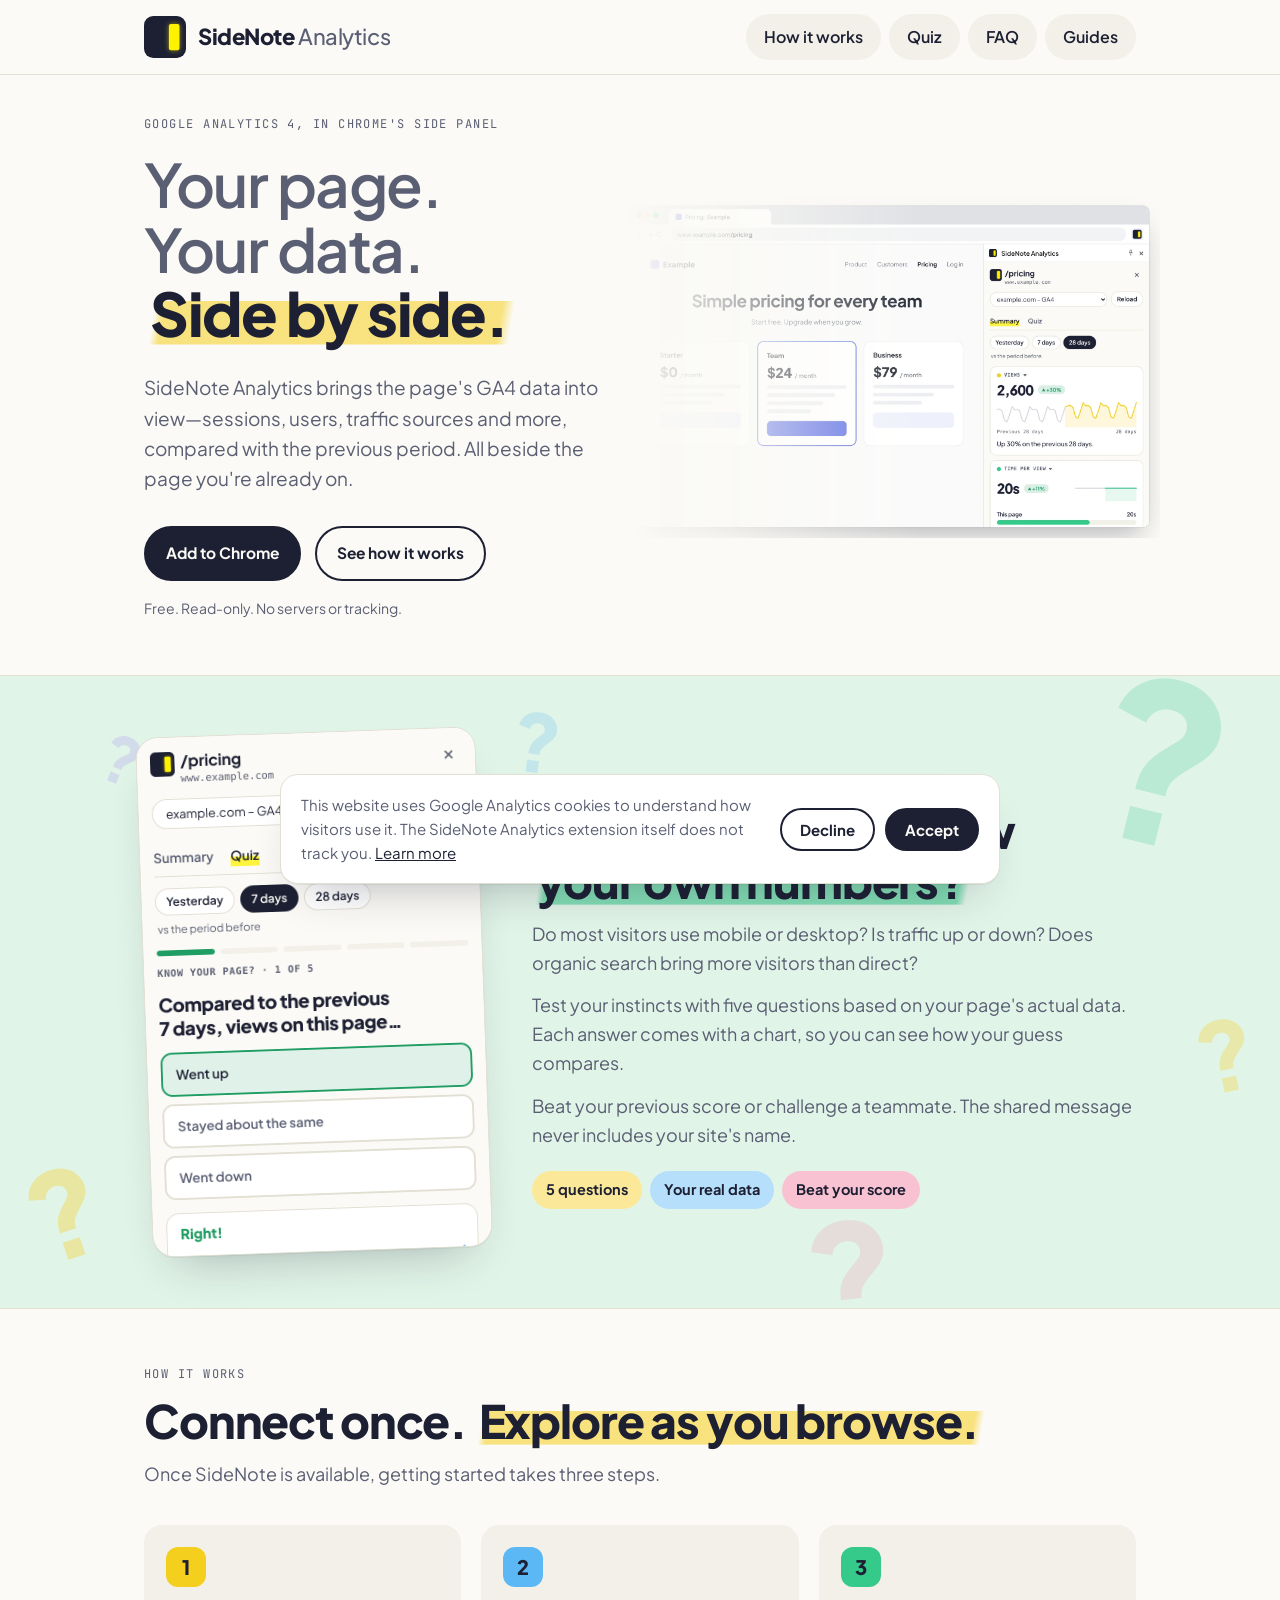
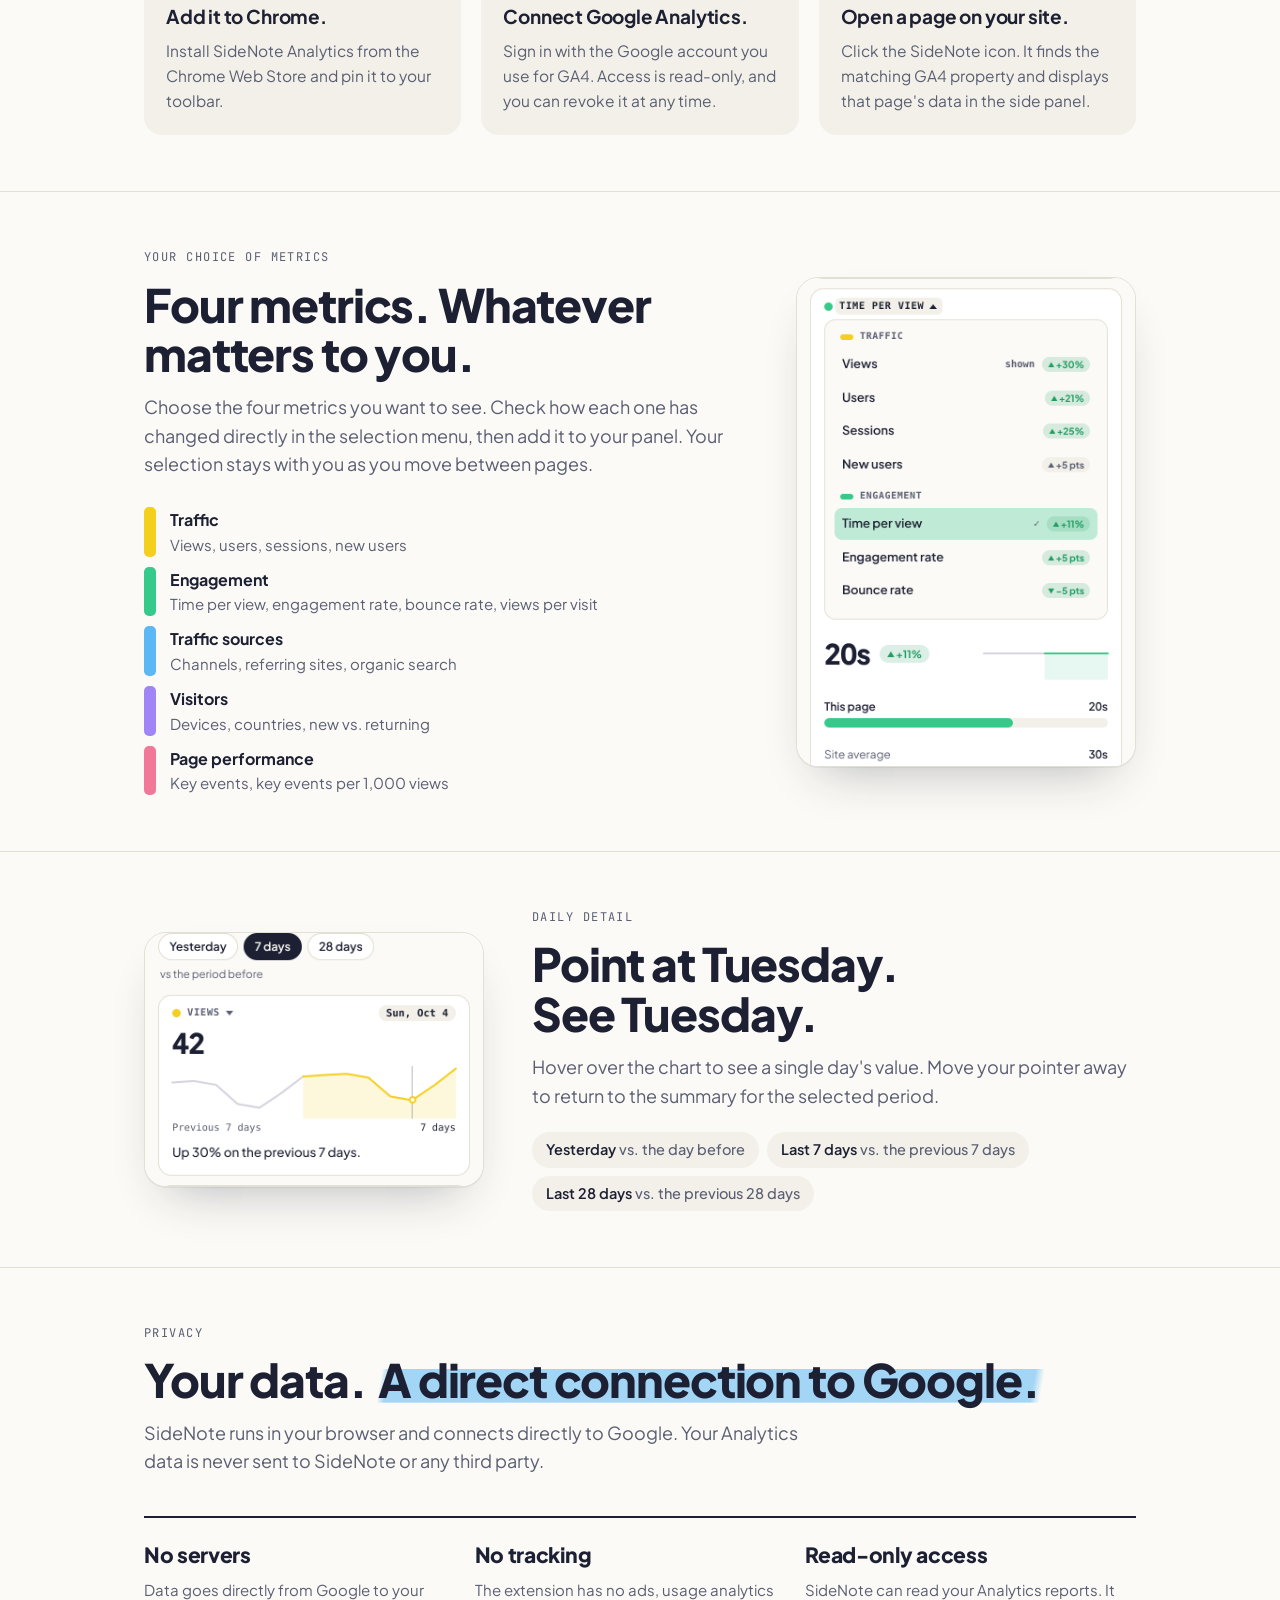
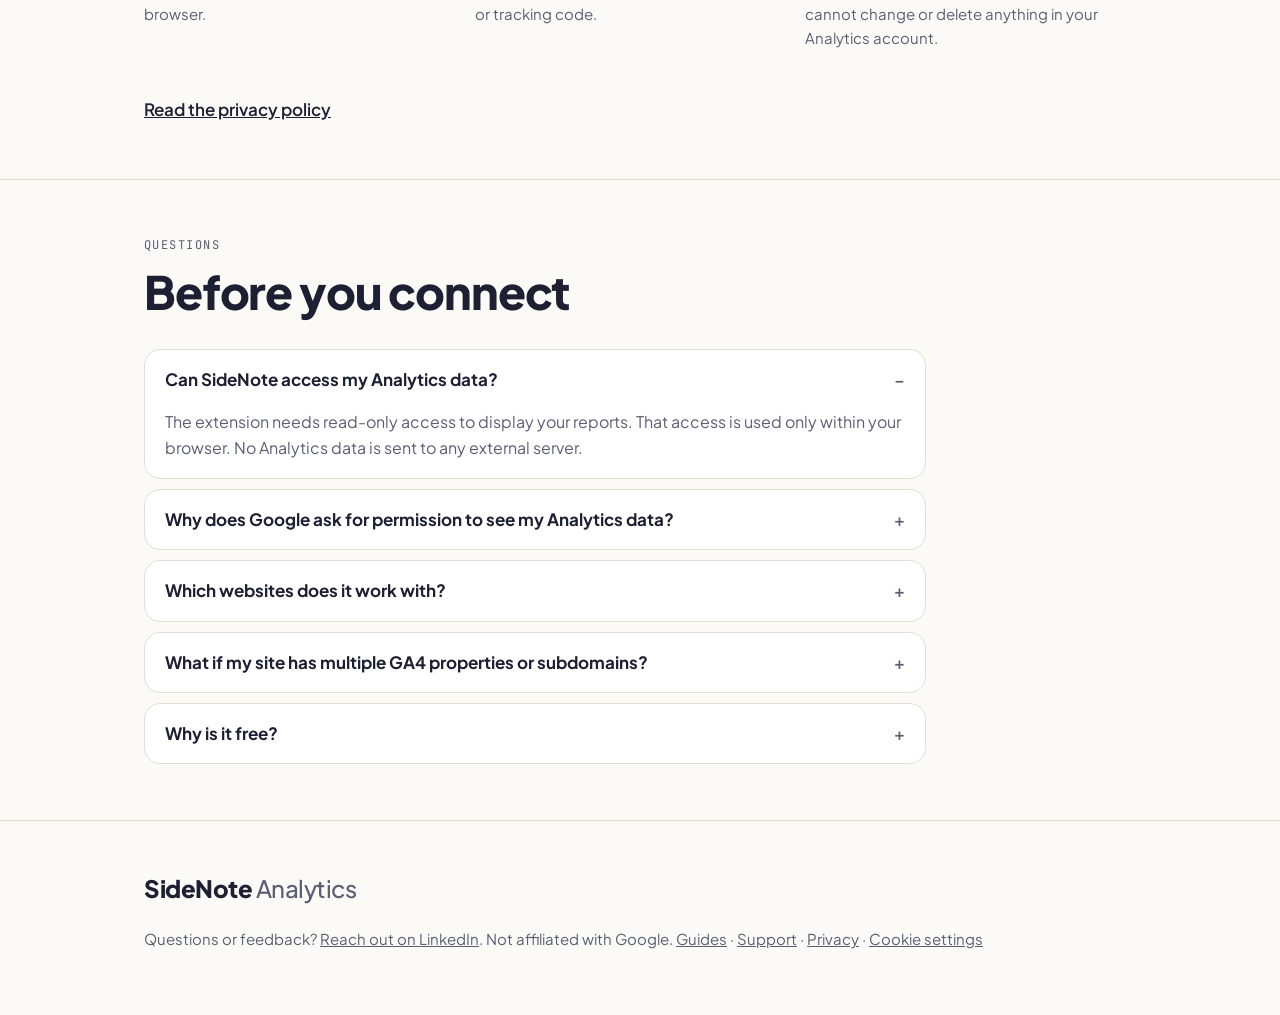
<file: index.html>
<!doctype html>
<html lang="en">
<head>
<meta charset="utf-8">
<script>
window.dataLayer = window.dataLayer || [];
function gtag(){dataLayer.push(arguments);}
gtag('consent', 'default', {ad_storage: 'denied', ad_user_data: 'denied', ad_personalization: 'denied', analytics_storage: 'denied', wait_for_update: 500});
try { if (localStorage.getItem('sn-consent') === 'granted') gtag('consent', 'update', {analytics_storage: 'granted'}); } catch (e) {}
</script>
<!-- Google Tag Manager -->
<script>(function(w,d,s,l,i){w[l]=w[l]||[];w[l].push({'gtm.start':
new Date().getTime(),event:'gtm.js'});var f=d.getElementsByTagName(s)[0],
j=d.createElement(s),dl=l!='dataLayer'?'&l='+l:'';j.async=true;j.src=
'https://www.googletagmanager.com/gtm.js?id='+i+dl;f.parentNode.insertBefore(j,f);
})(window,document,'script','dataLayer','GTM-KLZKFRTD');</script>
<!-- End Google Tag Manager -->
<meta name="viewport" content="width=device-width, initial-scale=1, viewport-fit=cover">
<title>SideNote Analytics: GA4 page data in Chrome's side panel</title>
<meta name="description" content="See GA4 sessions, users, traffic sources and more for the page you're on, in Chrome's side panel. Free and read-only.">
<link rel="canonical" href="https://sidenoteanalytics.com/">
<meta property="og:type" content="website">
<meta property="og:site_name" content="SideNote Analytics">
<meta property="og:title" content="SideNote Analytics: Your page. Your data. Side by side.">
<meta property="og:description" content="See GA4 sessions, users, traffic sources and more for the page you're on, in Chrome's side panel. Free and read-only.">
<meta property="og:url" content="https://sidenoteanalytics.com/">
<meta property="og:image" content="https://sidenoteanalytics.com/img/og.png">
<meta property="og:image:width" content="1200">
<meta property="og:image:height" content="630">
<meta property="og:image:alt" content="SideNote Analytics: a Chrome window with the GA4 side panel open beside a pricing page.">
<meta name="twitter:card" content="summary_large_image">
<script type="application/ld+json">
{
  "@context": "https://schema.org",
  "@type": "SoftwareApplication",
  "name": "SideNote Analytics",
  "applicationCategory": "BrowserApplication",
  "operatingSystem": "Chrome",
  "description": "See GA4 sessions, users, traffic sources and more for the page you're on, in Chrome's side panel. Free and read-only.",
  "url": "https://sidenoteanalytics.com/",
  "image": "https://sidenoteanalytics.com/img/og.png",
  "offers": { "@type": "Offer", "price": "0", "priceCurrency": "USD" }
}
</script>
<link rel="icon" href="img/logo.svg" type="image/svg+xml">
<link rel="preconnect" href="https://fonts.googleapis.com">
<link rel="preconnect" href="https://fonts.gstatic.com" crossorigin>
<link rel="stylesheet" href="https://fonts.googleapis.com/css2?family=Plus+Jakarta+Sans:wght@400;500;600;700;800&family=JetBrains+Mono:wght@400;500&display=swap">
<link rel="stylesheet" href="site.css?v=3">
</head>
<body>
<!-- Google Tag Manager (noscript) -->
<noscript><iframe src="https://www.googletagmanager.com/ns.html?id=GTM-KLZKFRTD" height="0" width="0" style="display:none;visibility:hidden"></iframe></noscript>
<!-- End Google Tag Manager (noscript) -->

<header class="top">
  <div class="wrap">
    <a class="brand" href="./" aria-label="SideNote Analytics home">
      <img class="mark" src="img/logo.svg" alt="" width="42" height="42">
      <span>SideNote <span class="brand-soft">Analytics</span></span>
    </a>
    <nav class="links" aria-label="Sections">
      <a href="#how">How it works</a>
      <a href="#quiz">Quiz</a>
      <a href="#faq">FAQ</a>
      <a href="guides/">Guides</a>
    </nav>
  </div>
</header>

<main>
  <section class="hero">
    <div class="wrap">
      <div class="hero-copy">
        <p class="eyebrow">Google Analytics 4, in Chrome's side panel</p>
        <h1>
          <span class="line quiet">Your page. Your data.</span>
          <span class="line"><span class="hl c-alive">Side by side.</span></span>
        </h1>
        <p class="lede">SideNote Analytics brings the page's GA4 data into view—sessions, users, traffic sources and more, compared with the previous period. All beside the page you're already on.</p>
        <div class="cta">
          <a class="btn primary" href="https://chromewebstore.google.com/detail/sidenote-analytics/bgmgjefpcplopncgohninfdddjmldfml?utm_source=sidenoteanalytics.com&utm_medium=website&utm_campaign=hero" data-track="store_click" rel="noopener">Add to Chrome</a>
          <a class="btn ghost" href="#how" data-track="cta_how_it_works">See how it works</a>
        </div>
        <p class="note">Free. Read-only. No servers or tracking.</p>
      </div>
      <figure class="browser">
        <picture>
          <source srcset="img/hero-browser.webp" type="image/webp">
          <img src="img/hero-browser.png" width="1812" height="1152" alt="A Chrome window showing a pricing page, with the SideNote Analytics side panel open beside it: 2,600 views on /pricing, up 30% on the previous 28 days.">
        </picture>
      </figure>
    </div>
  </section>

  <section class="block quiz-block" id="quiz">
    <div class="qmarks" aria-hidden="true"><span>?</span><span>?</span><span>?</span><span>?</span><span>?</span><span>?</span></div>
    <div class="wrap split reverse">
      <div class="copy">
        <p class="eyebrow">Quiz · Know your page?</p>
        <h2>How well do you know <span class="hl c-good">your own numbers?</span></h2>
        <p class="intro">Do most visitors use mobile or desktop? Is traffic up or down? Does organic search bring more visitors than direct?</p>
        <p class="intro">Test your instincts with five questions based on your page's actual data. Each answer comes with a chart, so you can see how your guess compares.</p>
        <p class="intro">Beat your previous score or challenge a teammate. The shared message never includes your site's name.</p>
        <div class="qtags"><span class="c-alive">5 questions</span><span class="c-read">Your real data</span><span class="c-change">Beat your score</span></div>
      </div>
      <figure class="shot">
        <img src="img/panel-quiz.png" width="720" height="1520" alt="The Quiz tab: compared to the previous 7 days, views on this page went up, stayed about the same or went down. Went up is marked right, with a chart.">
      </figure>
    </div>
  </section>

  <section class="block" id="how">
    <div class="wrap">
      <p class="eyebrow">How it works</p>
      <h2>Connect once. <span class="hl c-alive">Explore as you browse.</span></h2>
      <p class="intro">Once SideNote is available, getting started takes three steps.</p>
      <ol class="steps">
        <li><span class="num c-alive">1</span><b>Add it to Chrome.</b><p>Install SideNote Analytics from the Chrome Web Store and pin it to your toolbar.</p></li>
        <li><span class="num c-read">2</span><b>Connect Google Analytics.</b><p>Sign in with the Google account you use for GA4. Access is read-only, and you can revoke it at any time.</p></li>
        <li><span class="num c-good">3</span><b>Open a page on your site.</b><p>Click the SideNote icon. It finds the matching GA4 property and displays that page's data in the side panel.</p></li>
      </ol>
    </div>
  </section>

  <section class="block" id="cards">
    <div class="wrap split">
      <div class="copy">
        <p class="eyebrow">Your choice of metrics</p>
        <h2>Four metrics. Whatever matters to you.</h2>
        <p class="intro">Choose the four metrics you want to see. Check how each one has changed directly in the selection menu, then add it to your panel. Your selection stays with you as you move between pages.</p>
        <ul class="groups">
          <li class="c-alive"><b>Traffic</b><span>Views, users, sessions, new users</span></li>
          <li class="c-good"><b>Engagement</b><span>Time per view, engagement rate, bounce rate, views per visit</span></li>
          <li class="c-read"><b>Traffic sources</b><span>Channels, referring sites, organic search</span></li>
          <li class="c-measure"><b>Visitors</b><span>Devices, countries, new vs. returning</span></li>
          <li class="c-change"><b>Page performance</b><span>Key events, key events per 1,000 views</span></li>
        </ul>
      </div>
      <figure class="shot">
        <img src="img/panel-picker.png" width="720" height="1040" alt="The metric menu open on the second card, grouped into Traffic and Engagement, each metric with a small change badge such as +30% or −5 pts.">
      </figure>
    </div>
  </section>


  <section class="block">
    <div class="wrap split reverse">
      <div class="copy">
        <p class="eyebrow">Daily detail</p>
        <h2>Point at Tuesday. See Tuesday.</h2>
        <p class="intro">Hover over the chart to see a single day's value. Move your pointer away to return to the summary for the selected period.</p>
        <div class="chips"><span>Yesterday <b>vs. the day before</b></span><span>Last 7 days <b>vs. the previous 7 days</b></span><span>Last 28 days <b>vs. the previous 28 days</b></span></div>
      </div>
      <figure class="shot">
        <img src="img/panel-hover.png" width="720" height="540" alt="The views card while hovering: the figure reads 42 and a date pill says Sun, Oct 4, with a marker on the line at that day.">
      </figure>
    </div>
  </section>

  <section class="block" id="private">
    <div class="wrap">
      <p class="eyebrow">Privacy</p>
      <h2>Your data. <span class="hl c-read">A direct connection to Google.</span></h2>
      <p class="intro">SideNote runs in your browser and connects directly to Google. Your Analytics data is never sent to SideNote or any third party.</p>
      <div class="facts">
        <div class="fact"><b>No servers</b><p>Data goes directly from Google to your browser.</p></div>
        <div class="fact"><b>No tracking</b><p>The extension has no ads, usage analytics or tracking code.</p></div>
        <div class="fact"><b>Read-only access</b><p>SideNote can read your Analytics reports. It cannot change or delete anything in your Analytics account.</p></div>
      </div>
      <p class="more"><a href="privacy.html" data-track="privacy_click">Read the privacy policy</a></p>
    </div>
  </section>

  <section class="block" id="faq">
    <div class="wrap">
      <p class="eyebrow">Questions</p>
      <h2>Before you connect</h2>
      <div class="faq">
        <details open>
          <summary>Can SideNote access my Analytics data?</summary>
          <p>The extension needs read-only access to display your reports. That access is used only within your browser. No Analytics data is sent to any external server.</p>
        </details>
        <details>
          <summary>Why does Google ask for permission to see my Analytics data?</summary>
          <p>This permission allows SideNote to retrieve and display your reports. It does not allow changes to your Analytics account or data. You can revoke access at any time in your <a href="https://myaccount.google.com/permissions">Google Account settings</a>.</p>
        </details>
        <details>
          <summary>Which websites does it work with?</summary>
          <p>SideNote works with sites tracked by a GA4 property your Google account can access. If no matching property is found, the panel lets you know.</p>
        </details>
        <details>
          <summary>What if my site has multiple GA4 properties or subdomains?</summary>
          <p>SideNote finds a matching property automatically. If the match is unclear, it prompts you to choose from the available properties.</p>
        </details>
        <details>
          <summary>Why is it free?</summary>
          <p>SideNote Analytics runs entirely in your browser, with no servers or infrastructure behind it. That keeps it free to use, with no paid plans, trials or ads.</p>
        </details>
      </div>
    </div>
  </section>
</main>

<footer>
  <div class="wrap">
    <span class="sign">SideNote <span class="brand-soft">Analytics</span></span>
    <p>Questions or feedback? <a href="https://www.linkedin.com/in/veyselm" rel="noopener">Reach out on LinkedIn</a>. Not affiliated with Google. <a href="guides/">Guides</a> · <a href="support.html">Support</a> · <a href="privacy.html">Privacy</a> · <button type="button" class="link-btn" data-cookie-settings>Cookie settings</button></p>
  </div>
</footer>

<script src="consent.js?v=5"></script>
<!-- Cloudflare Web Analytics: cookieless visit counts, independent of consent --><script type='module' src='https://static.cloudflareinsights.com/beacon.min.js' data-cf-beacon='{"token": "324d076cd57149ae91cb1d8261f0ad9f"}'></script><!-- End Cloudflare Web Analytics -->
</body>
</html>
</file>
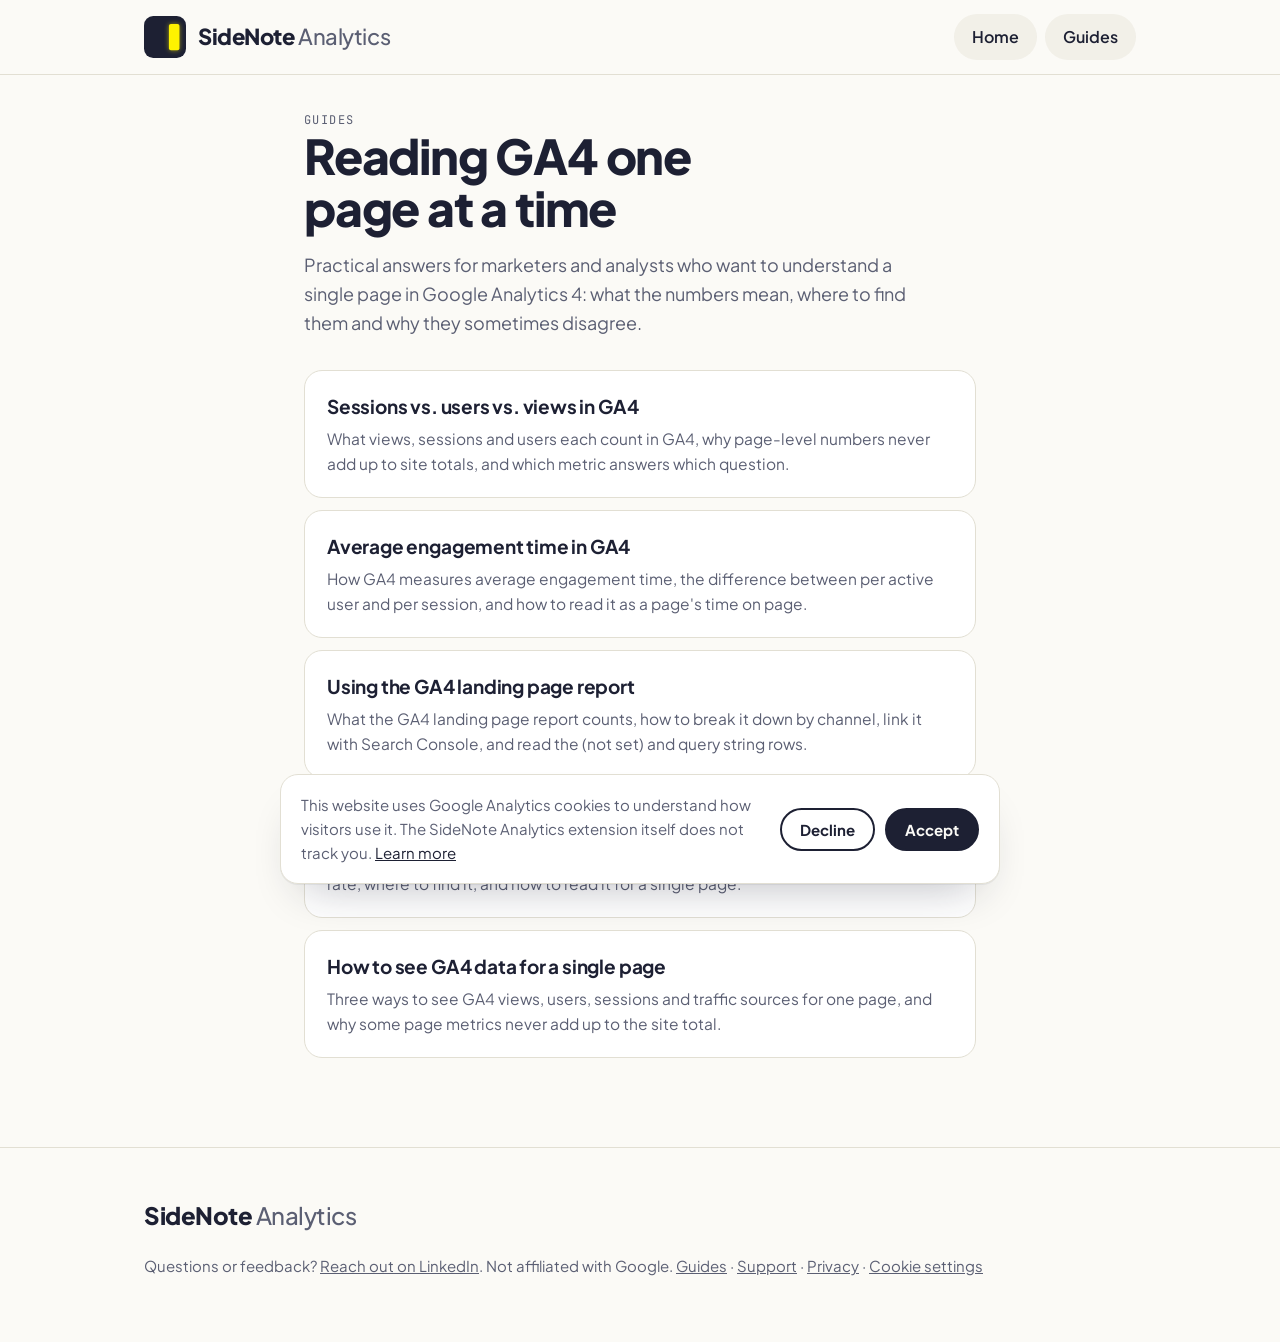
<file: guides/index.html>
<!doctype html>
<html lang="en">
<head>
<meta charset="utf-8">
<script>
window.dataLayer = window.dataLayer || [];
function gtag(){dataLayer.push(arguments);}
gtag('consent', 'default', {ad_storage: 'denied', ad_user_data: 'denied', ad_personalization: 'denied', analytics_storage: 'denied', wait_for_update: 500});
try { if (localStorage.getItem('sn-consent') === 'granted') gtag('consent', 'update', {analytics_storage: 'granted'}); } catch (e) {}
dataLayer.push({content_group: 'Guides', page_type: 'guide_hub'});
</script>
<!-- Google Tag Manager -->
<script>(function(w,d,s,l,i){w[l]=w[l]||[];w[l].push({'gtm.start':
new Date().getTime(),event:'gtm.js'});var f=d.getElementsByTagName(s)[0],
j=d.createElement(s),dl=l!='dataLayer'?'&l='+l:'';j.async=true;j.src=
'https://www.googletagmanager.com/gtm.js?id='+i+dl;f.parentNode.insertBefore(j,f);
})(window,document,'script','dataLayer','GTM-KLZKFRTD');</script>
<!-- End Google Tag Manager -->
<meta name="viewport" content="width=device-width, initial-scale=1, viewport-fit=cover">
<title>GA4 guides for page-level analysis · SideNote Analytics</title>
<meta name="description" content="Practical guides to reading Google Analytics 4 data for a single page: engagement, sessions, landing pages, traffic sources and why numbers differ.">
<link rel="canonical" href="https://sidenoteanalytics.com/guides/">
<meta property="og:type" content="website">
<meta property="og:site_name" content="SideNote Analytics">
<meta property="og:title" content="GA4 guides for page-level analysis">
<meta property="og:description" content="Practical guides to reading Google Analytics 4 data for a single page.">
<meta property="og:url" content="https://sidenoteanalytics.com/guides/">
<meta property="og:image" content="https://sidenoteanalytics.com/img/og.png">
<meta name="twitter:card" content="summary_large_image">
<link rel="icon" href="/img/logo.svg" type="image/svg+xml">
<link rel="preconnect" href="https://fonts.googleapis.com">
<link rel="preconnect" href="https://fonts.gstatic.com" crossorigin>
<link rel="stylesheet" href="https://fonts.googleapis.com/css2?family=Plus+Jakarta+Sans:wght@400;500;600;700;800&family=JetBrains+Mono:wght@400;500&display=swap">
<link rel="stylesheet" href="/site.css?v=3">
</head>
<body>
<!-- Google Tag Manager (noscript) -->
<noscript><iframe src="https://www.googletagmanager.com/ns.html?id=GTM-KLZKFRTD" height="0" width="0" style="display:none;visibility:hidden"></iframe></noscript>
<!-- End Google Tag Manager (noscript) -->

<header class="top">
  <div class="wrap">
    <a class="brand" href="/" aria-label="SideNote Analytics home">
      <img class="mark" src="/img/logo.svg" alt="" width="42" height="42">
      <span>SideNote <span class="brand-soft">Analytics</span></span>
    </a>
    <nav class="links" aria-label="Sections"><a href="/">Home</a><a href="/guides/">Guides</a></nav>
  </div>
</header>

<main class="wrap doc guides-hub">
  <p class="eyebrow">Guides</p>
  <h1>Reading GA4 one page at a time</h1>
  <p class="lede">Practical answers for marketers and analysts who want to understand a single page in Google Analytics 4: what the numbers mean, where to find them and why they sometimes disagree.</p>
  <ul class="guide-list">
<!-- guides:start -->
    <li><a href="/guides/ga4-sessions-vs-users/"><b>Sessions vs. users vs. views in GA4</b><span>What views, sessions and users each count in GA4, why page-level numbers never add up to site totals, and which metric answers which question.</span></a></li>
    <li><a href="/guides/ga4-average-engagement-time/"><b>Average engagement time in GA4</b><span>How GA4 measures average engagement time, the difference between per active user and per session, and how to read it as a page's time on page.</span></a></li>
    <li><a href="/guides/ga4-landing-page-report/"><b>Using the GA4 landing page report</b><span>What the GA4 landing page report counts, how to break it down by channel, link it with Search Console, and read the (not set) and query string rows.</span></a></li>
    <li><a href="/guides/ga4-engagement-rate-explained/"><b>GA4 engagement rate, explained</b><span>What counts as an engaged session in GA4, how engagement rate relates to bounce rate, where to find it, and how to read it for a single page.</span></a></li>
    <li><a href="/guides/how-to-see-ga4-data-for-a-single-page/"><b>How to see GA4 data for a single page</b><span>Three ways to see GA4 views, users, sessions and traffic sources for one page, and why some page metrics never add up to the site total.</span></a></li>
<!-- guides:end -->
  </ul>
</main>

<footer>
  <div class="wrap">
    <span class="sign">SideNote <span class="brand-soft">Analytics</span></span>
    <p>Questions or feedback? <a href="https://www.linkedin.com/in/veyselm" rel="noopener">Reach out on LinkedIn</a>. Not affiliated with Google. <a href="/guides/">Guides</a> · <a href="/support.html">Support</a> · <a href="/privacy.html">Privacy</a> · <button type="button" class="link-btn" data-cookie-settings>Cookie settings</button></p>
  </div>
</footer>

<script src="/consent.js?v=5"></script>
<!-- Cloudflare Web Analytics: cookieless visit counts, independent of consent --><script type='module' src='https://static.cloudflareinsights.com/beacon.min.js' data-cf-beacon='{"token": "324d076cd57149ae91cb1d8261f0ad9f"}'></script><!-- End Cloudflare Web Analytics -->
</body>
</html>
</file>
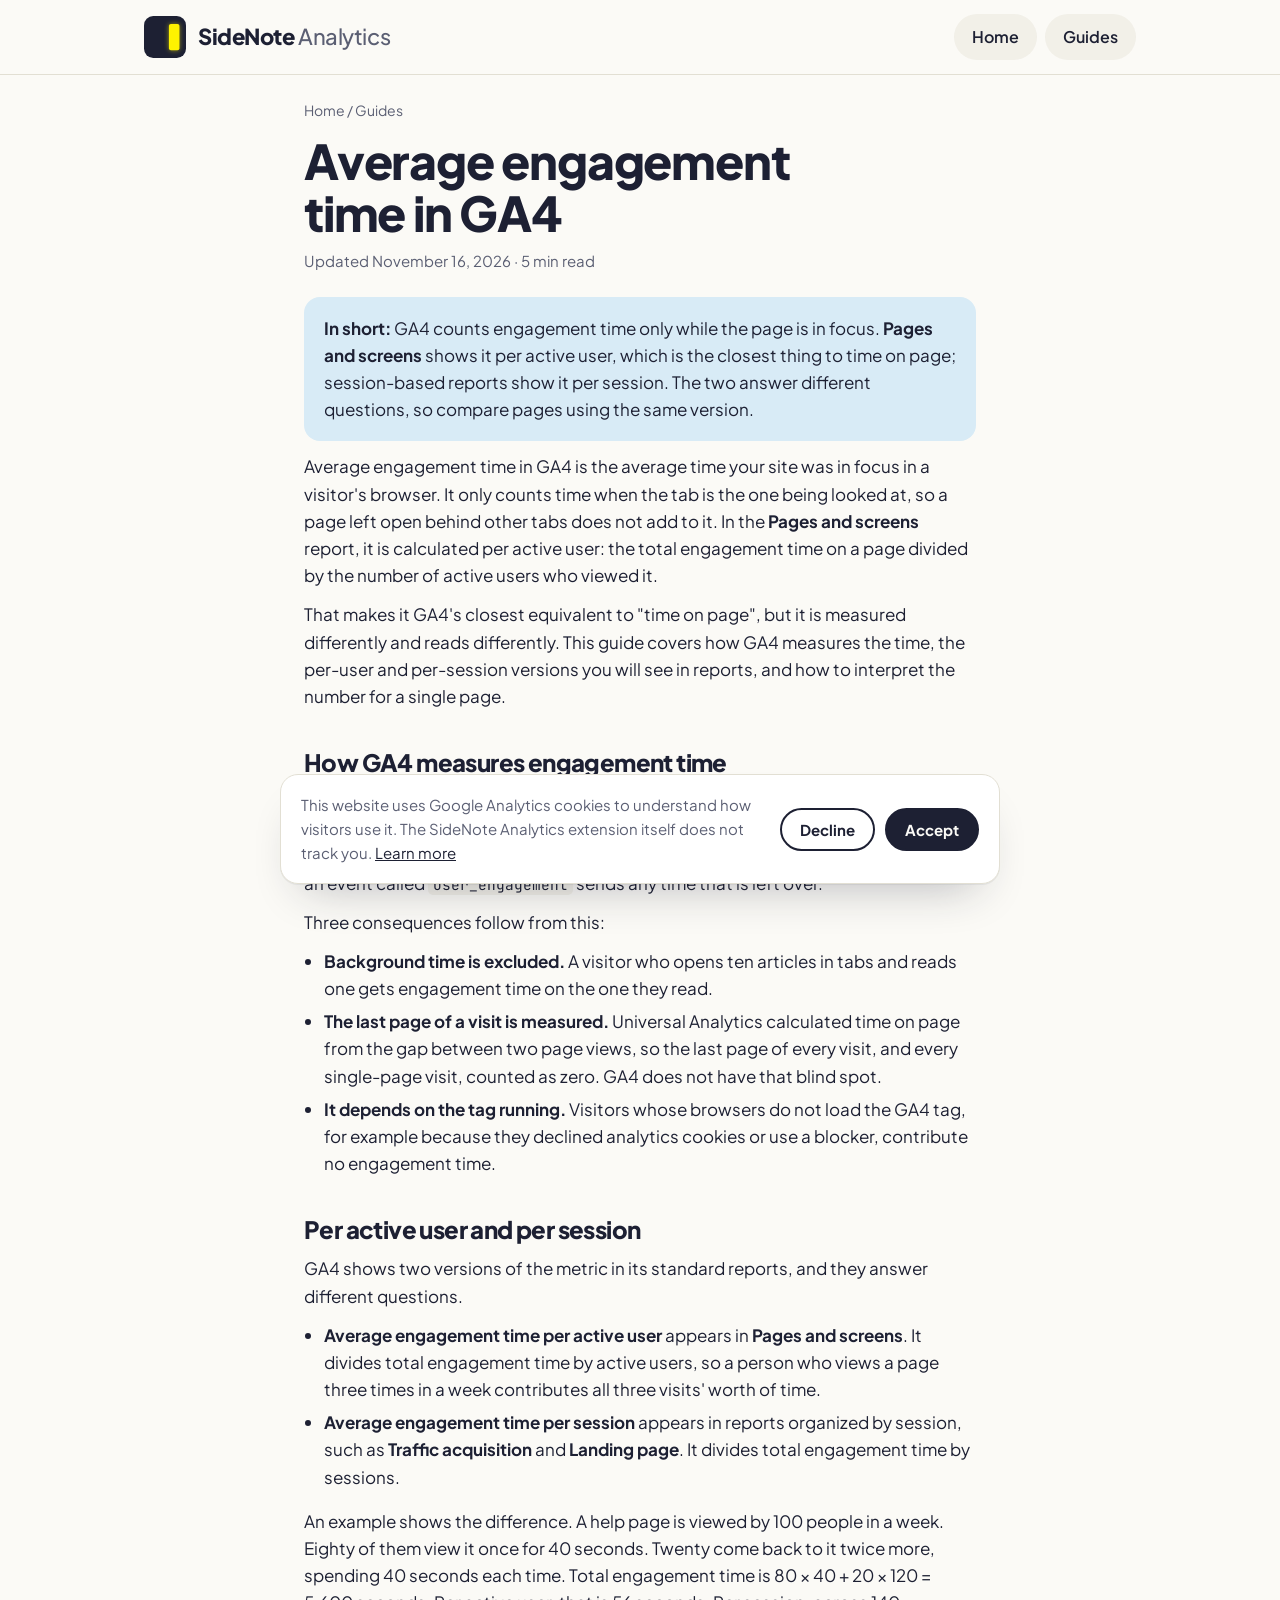
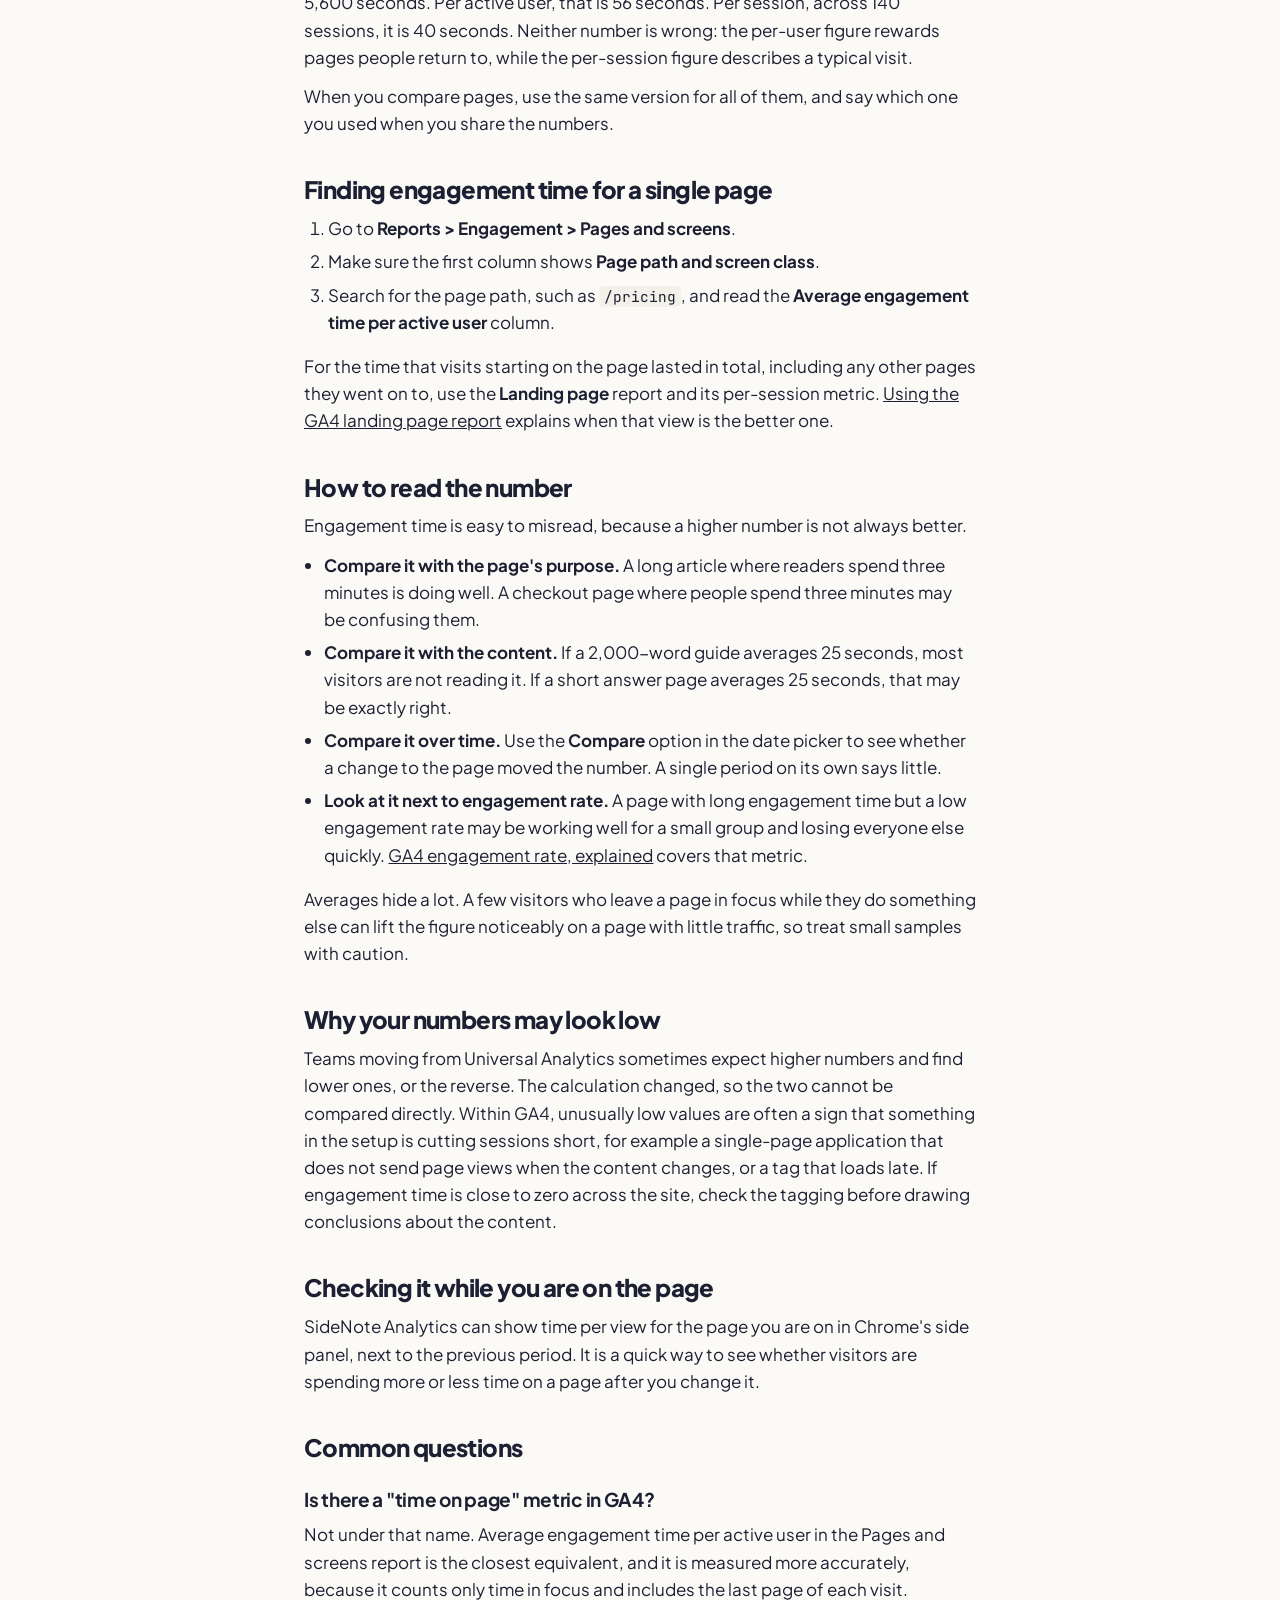
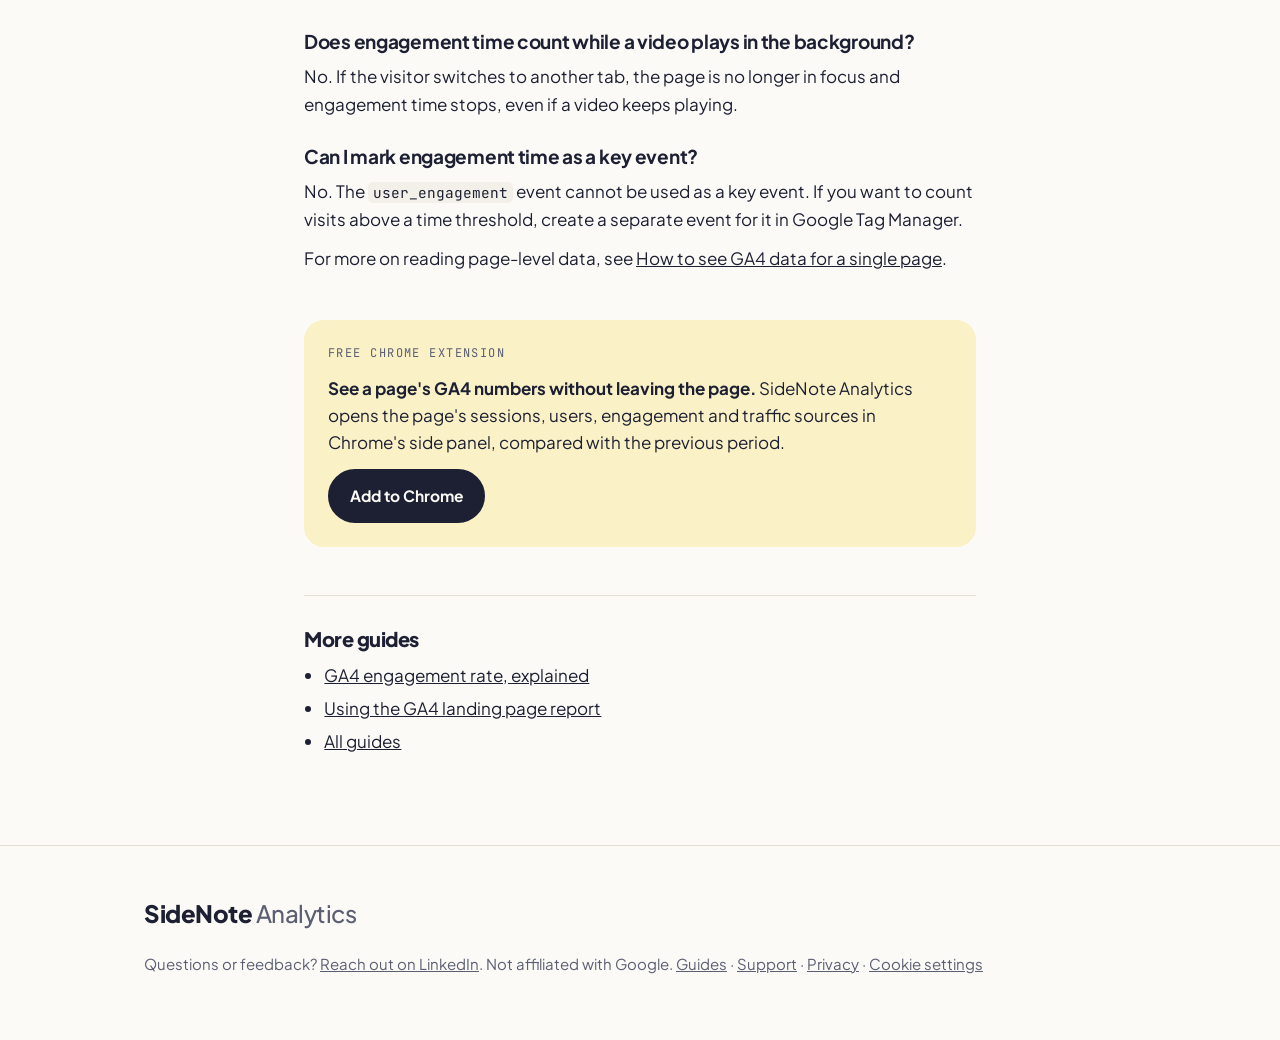
<file: guides/ga4-average-engagement-time/index.html>
<!doctype html>
<html lang="en">
<head>
<meta charset="utf-8">
<script>
window.dataLayer = window.dataLayer || [];
function gtag(){dataLayer.push(arguments);}
gtag('consent', 'default', {ad_storage: 'denied', ad_user_data: 'denied', ad_personalization: 'denied', analytics_storage: 'denied', wait_for_update: 500});
try { if (localStorage.getItem('sn-consent') === 'granted') gtag('consent', 'update', {analytics_storage: 'granted'}); } catch (e) {}
dataLayer.push({content_group: 'Guides', page_type: 'guide'});
</script>
<!-- Google Tag Manager -->
<script>(function(w,d,s,l,i){w[l]=w[l]||[];w[l].push({'gtm.start':
new Date().getTime(),event:'gtm.js'});var f=d.getElementsByTagName(s)[0],
j=d.createElement(s),dl=l!='dataLayer'?'&l='+l:'';j.async=true;j.src=
'https://www.googletagmanager.com/gtm.js?id='+i+dl;f.parentNode.insertBefore(j,f);
})(window,document,'script','dataLayer','GTM-KLZKFRTD');</script>
<!-- End Google Tag Manager -->
<meta name="viewport" content="width=device-width, initial-scale=1, viewport-fit=cover">
<title>Average engagement time in GA4 · SideNote</title>
<meta name="description" content="How GA4 measures average engagement time, the difference between per active user and per session, and how to read it as a page's time on page.">
<link rel="canonical" href="https://sidenoteanalytics.com/guides/ga4-average-engagement-time/">
<meta property="og:type" content="article">
<meta property="og:site_name" content="SideNote Analytics">
<meta property="og:title" content="Average engagement time in GA4 · SideNote">
<meta property="og:description" content="How GA4 measures average engagement time, the difference between per active user and per session, and how to read it as a page's time on page.">
<meta property="og:url" content="https://sidenoteanalytics.com/guides/ga4-average-engagement-time/">
<meta property="og:image" content="https://sidenoteanalytics.com/img/og.png">
<meta property="article:published_time" content="2026-11-16">
<meta property="article:modified_time" content="2026-11-16">
<meta name="twitter:card" content="summary_large_image">
<script type="application/ld+json">
{
  "@context": "https://schema.org",
  "@graph": [
    {
      "@type": "Article",
      "headline": "Average engagement time in GA4",
      "description": "How GA4 measures average engagement time, the difference between per active user and per session, and how to read it as a page's time on page.",
      "datePublished": "2026-11-16",
      "dateModified": "2026-11-16",
      "mainEntityOfPage": "https://sidenoteanalytics.com/guides/ga4-average-engagement-time/",
      "image": "https://sidenoteanalytics.com/img/og.png",
      "author": { "@type": "Person", "name": "Veysel Mehmetoglu", "url": "https://www.linkedin.com/in/veyselm" },
      "publisher": { "@type": "Organization", "name": "SideNote Analytics", "url": "https://sidenoteanalytics.com/", "logo": "https://sidenoteanalytics.com/img/icon.png" }
    },
    {
      "@type": "BreadcrumbList",
      "itemListElement": [
        { "@type": "ListItem", "position": 1, "name": "Home", "item": "https://sidenoteanalytics.com/" },
        { "@type": "ListItem", "position": 2, "name": "Guides", "item": "https://sidenoteanalytics.com/guides/" },
        { "@type": "ListItem", "position": 3, "name": "Average engagement time in GA4" }
      ]
    }
  ]
}
</script>
<link rel="icon" href="/img/logo.svg" type="image/svg+xml">
<link rel="preconnect" href="https://fonts.googleapis.com">
<link rel="preconnect" href="https://fonts.gstatic.com" crossorigin>
<link rel="stylesheet" href="https://fonts.googleapis.com/css2?family=Plus+Jakarta+Sans:wght@400;500;600;700;800&family=JetBrains+Mono:wght@400;500&display=swap">
<link rel="stylesheet" href="/site.css?v=3">
</head>
<body>
<!-- Google Tag Manager (noscript) -->
<noscript><iframe src="https://www.googletagmanager.com/ns.html?id=GTM-KLZKFRTD" height="0" width="0" style="display:none;visibility:hidden"></iframe></noscript>
<!-- End Google Tag Manager (noscript) -->

<header class="top">
  <div class="wrap">
    <a class="brand" href="/" aria-label="SideNote Analytics home">
      <img class="mark" src="/img/logo.svg" alt="" width="42" height="42">
      <span>SideNote <span class="brand-soft">Analytics</span></span>
    </a>
    <nav class="links" aria-label="Sections"><a href="/">Home</a><a href="/guides/">Guides</a></nav>
  </div>
</header>

<main class="wrap doc guide">
  <nav class="crumbs" aria-label="Breadcrumb"><a href="/">Home</a> <span aria-hidden="true">/</span> <a href="/guides/">Guides</a></nav>
  <article>
    <h1>Average engagement time in GA4</h1>
    <p class="updated">Updated <time datetime="2026-11-16">November 16, 2026</time> · 5 min read</p>

    <div class="short">
      <p><b>In short:</b> GA4 counts engagement time only while the page is in focus. <b>Pages and screens</b> shows it per active user, which is the closest thing to time on page; session-based reports show it per session. The two answer different questions, so compare pages using the same version.</p>
    </div>

    <p>Average engagement time in GA4 is the average time your site was in focus in a visitor's browser. It only counts time when the tab is the one being looked at, so a page left open behind other tabs does not add to it. In the <b>Pages and screens</b> report, it is calculated per active user: the total engagement time on a page divided by the number of active users who viewed it.</p>
    <p>That makes it GA4's closest equivalent to "time on page", but it is measured differently and reads differently. This guide covers how GA4 measures the time, the per-user and per-session versions you will see in reports, and how to interpret the number for a single page.</p>

    <h2>How GA4 measures engagement time</h2>
    <p>GA4 starts counting when a session begins and keeps counting while the page is in focus. The time collected so far is sent when the visitor switches to another tab or window, leaves the page or closes it. It travels as a parameter on the next event, and an event called <code>user_engagement</code> sends any time that is left over.</p>
    <p>Three consequences follow from this:</p>
    <ul>
      <li><b>Background time is excluded.</b> A visitor who opens ten articles in tabs and reads one gets engagement time on the one they read.</li>
      <li><b>The last page of a visit is measured.</b> Universal Analytics calculated time on page from the gap between two page views, so the last page of every visit, and every single-page visit, counted as zero. GA4 does not have that blind spot.</li>
      <li><b>It depends on the tag running.</b> Visitors whose browsers do not load the GA4 tag, for example because they declined analytics cookies or use a blocker, contribute no engagement time.</li>
    </ul>

    <h2>Per active user and per session</h2>
    <p>GA4 shows two versions of the metric in its standard reports, and they answer different questions.</p>
    <ul>
      <li><b>Average engagement time per active user</b> appears in <b>Pages and screens</b>. It divides total engagement time by active users, so a person who views a page three times in a week contributes all three visits' worth of time.</li>
      <li><b>Average engagement time per session</b> appears in reports organized by session, such as <b>Traffic acquisition</b> and <b>Landing page</b>. It divides total engagement time by sessions.</li>
    </ul>
    <p>An example shows the difference. A help page is viewed by 100 people in a week. Eighty of them view it once for 40 seconds. Twenty come back to it twice more, spending 40 seconds each time. Total engagement time is 80 × 40 + 20 × 120 = 5,600 seconds. Per active user, that is 56 seconds. Per session, across 140 sessions, it is 40 seconds. Neither number is wrong: the per-user figure rewards pages people return to, while the per-session figure describes a typical visit.</p>
    <p>When you compare pages, use the same version for all of them, and say which one you used when you share the numbers.</p>

    <h2>Finding engagement time for a single page</h2>
    <ol>
      <li>Go to <b>Reports &gt; Engagement &gt; Pages and screens</b>.</li>
      <li>Make sure the first column shows <b>Page path and screen class</b>.</li>
      <li>Search for the page path, such as <code>/pricing</code>, and read the <b>Average engagement time per active user</b> column.</li>
    </ol>
    <p>For the time that visits starting on the page lasted in total, including any other pages they went on to, use the <b>Landing page</b> report and its per-session metric. <a href="/guides/ga4-landing-page-report/">Using the GA4 landing page report</a> explains when that view is the better one.</p>

    <h2>How to read the number</h2>
    <p>Engagement time is easy to misread, because a higher number is not always better.</p>
    <ul>
      <li><b>Compare it with the page's purpose.</b> A long article where readers spend three minutes is doing well. A checkout page where people spend three minutes may be confusing them.</li>
      <li><b>Compare it with the content.</b> If a 2,000-word guide averages 25 seconds, most visitors are not reading it. If a short answer page averages 25 seconds, that may be exactly right.</li>
      <li><b>Compare it over time.</b> Use the <b>Compare</b> option in the date picker to see whether a change to the page moved the number. A single period on its own says little.</li>
      <li><b>Look at it next to engagement rate.</b> A page with long engagement time but a low engagement rate may be working well for a small group and losing everyone else quickly. <a href="/guides/ga4-engagement-rate-explained/">GA4 engagement rate, explained</a> covers that metric.</li>
    </ul>
    <p>Averages hide a lot. A few visitors who leave a page in focus while they do something else can lift the figure noticeably on a page with little traffic, so treat small samples with caution.</p>

    <h2>Why your numbers may look low</h2>
    <p>Teams moving from Universal Analytics sometimes expect higher numbers and find lower ones, or the reverse. The calculation changed, so the two cannot be compared directly. Within GA4, unusually low values are often a sign that something in the setup is cutting sessions short, for example a single-page application that does not send page views when the content changes, or a tag that loads late. If engagement time is close to zero across the site, check the tagging before drawing conclusions about the content.</p>

    <h2>Checking it while you are on the page</h2>
    <p>SideNote Analytics can show time per view for the page you are on in Chrome's side panel, next to the previous period. It is a quick way to see whether visitors are spending more or less time on a page after you change it.</p>

    <h2>Common questions</h2>
    <h3>Is there a "time on page" metric in GA4?</h3>
    <p>Not under that name. Average engagement time per active user in the Pages and screens report is the closest equivalent, and it is measured more accurately, because it counts only time in focus and includes the last page of each visit.</p>
    <h3>Does engagement time count while a video plays in the background?</h3>
    <p>No. If the visitor switches to another tab, the page is no longer in focus and engagement time stops, even if a video keeps playing.</p>
    <h3>Can I mark engagement time as a key event?</h3>
    <p>No. The <code>user_engagement</code> event cannot be used as a key event. If you want to count visits above a time threshold, create a separate event for it in Google Tag Manager.</p>
    <p>For more on reading page-level data, see <a href="/guides/how-to-see-ga4-data-for-a-single-page/">How to see GA4 data for a single page</a>.</p>

    <aside class="try" aria-label="SideNote Analytics">
      <p class="eyebrow">Free Chrome extension</p>
      <p><b>See a page's GA4 numbers without leaving the page.</b> SideNote Analytics opens the page's sessions, users, engagement and traffic sources in Chrome's side panel, compared with the previous period.</p>
      <a class="btn primary" href="https://chromewebstore.google.com/detail/sidenote-analytics/bgmgjefpcplopncgohninfdddjmldfml?utm_source=sidenoteanalytics.com&amp;utm_medium=guide&amp;utm_campaign=ga4-average-engagement-time" data-track="store_click" rel="noopener">Add to Chrome</a>
    </aside>

    <section class="related" aria-label="More guides">
      <h2>More guides</h2>
      <ul>
        <li><a href="/guides/ga4-engagement-rate-explained/">GA4 engagement rate, explained</a></li>
        <li><a href="/guides/ga4-landing-page-report/">Using the GA4 landing page report</a></li>
        <li><a href="/guides/">All guides</a></li>
      </ul>
    </section>
  </article>
</main>

<footer>
  <div class="wrap">
    <span class="sign">SideNote <span class="brand-soft">Analytics</span></span>
    <p>Questions or feedback? <a href="https://www.linkedin.com/in/veyselm" rel="noopener">Reach out on LinkedIn</a>. Not affiliated with Google. <a href="/guides/">Guides</a> · <a href="/support.html">Support</a> · <a href="/privacy.html">Privacy</a> · <button type="button" class="link-btn" data-cookie-settings>Cookie settings</button></p>
  </div>
</footer>

<script src="/consent.js?v=5"></script>
<!-- Cloudflare Web Analytics: cookieless visit counts, independent of consent --><script type='module' src='https://static.cloudflareinsights.com/beacon.min.js' data-cf-beacon='{"token": "324d076cd57149ae91cb1d8261f0ad9f"}'></script><!-- End Cloudflare Web Analytics -->
</body>
</html>
</file>
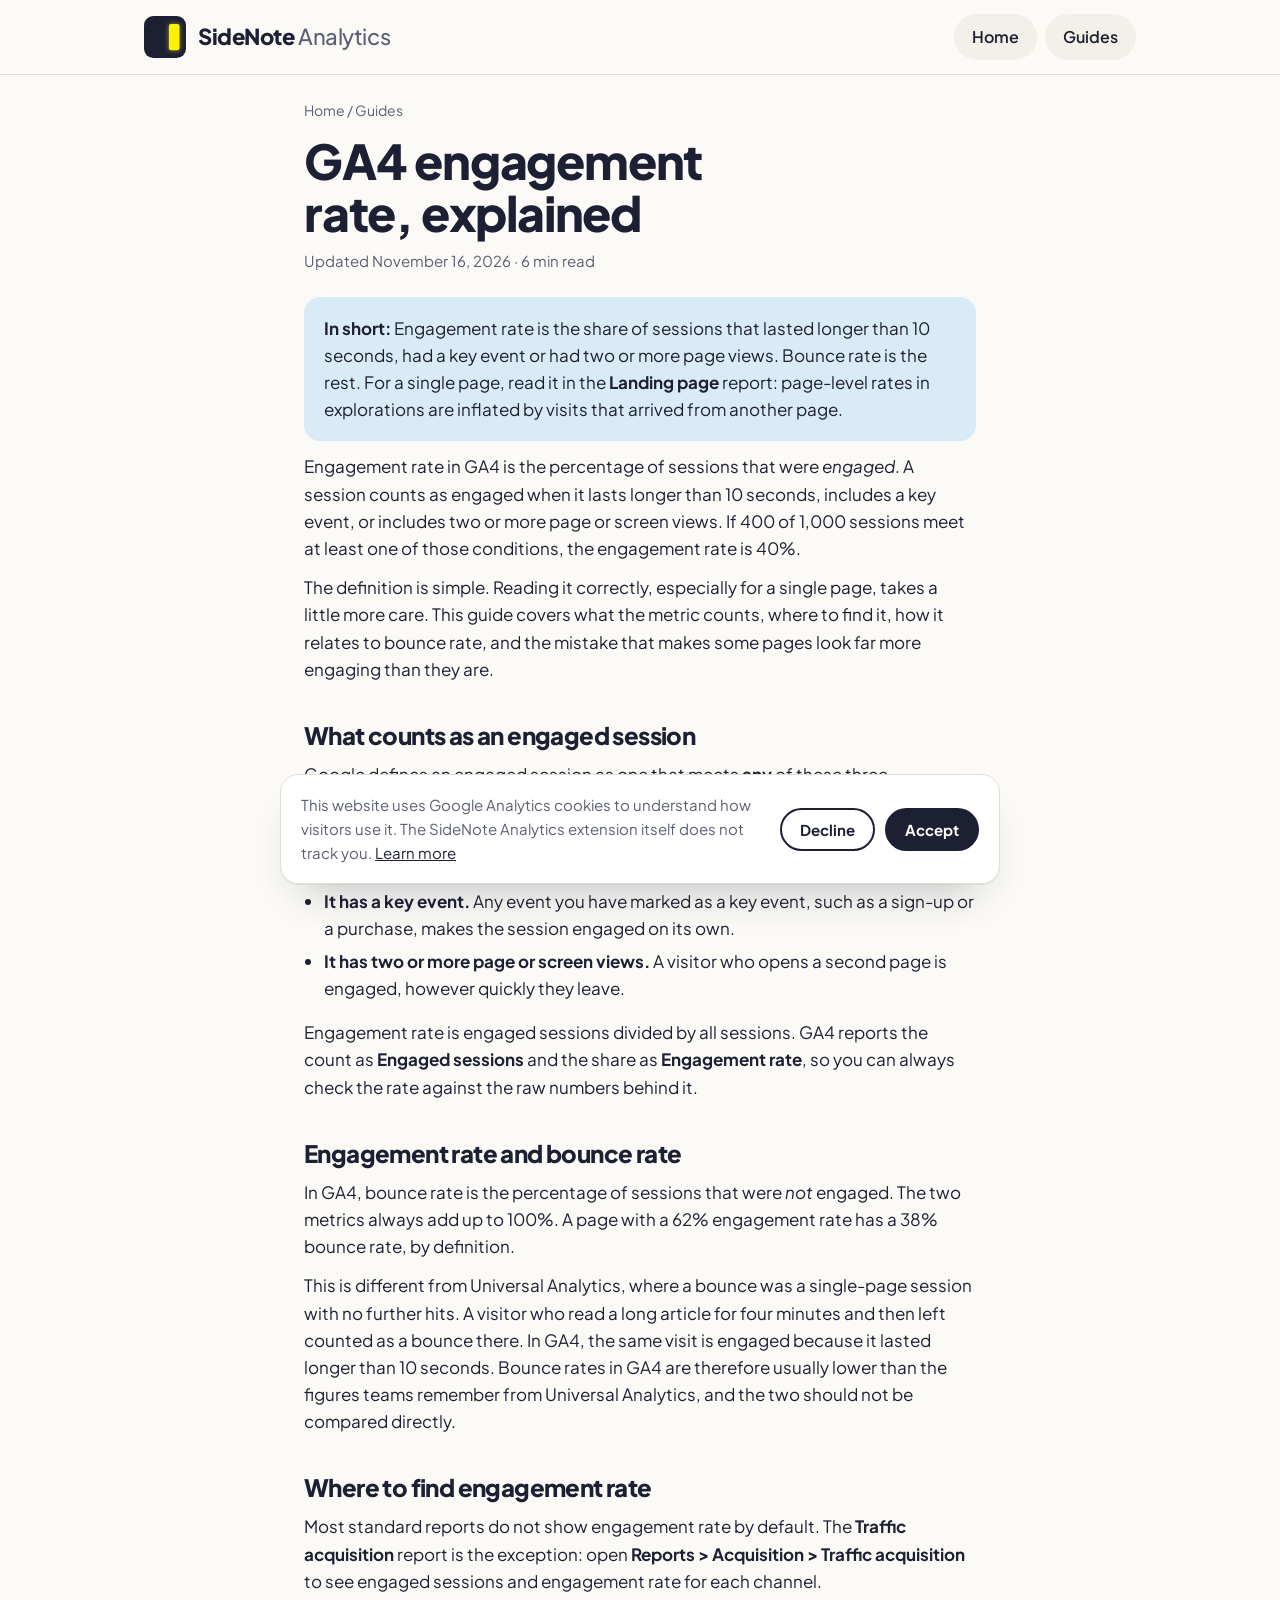
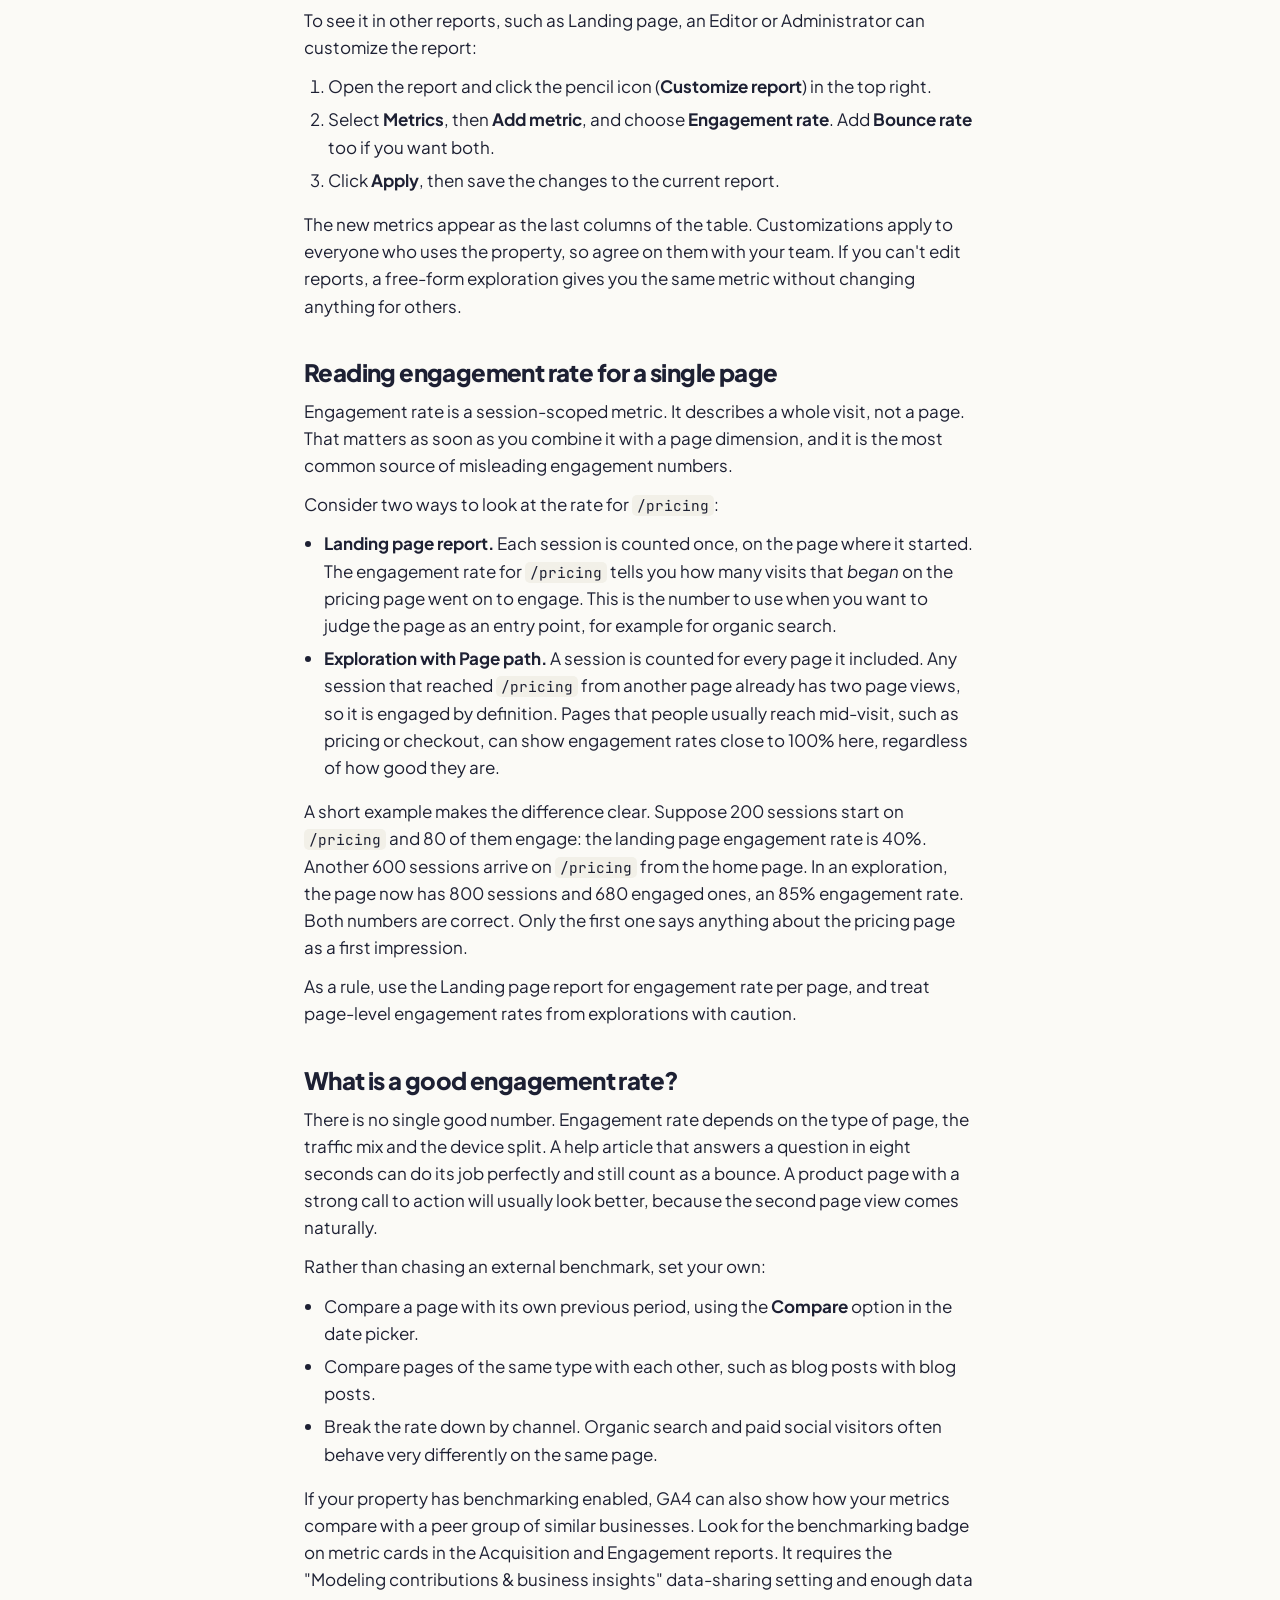
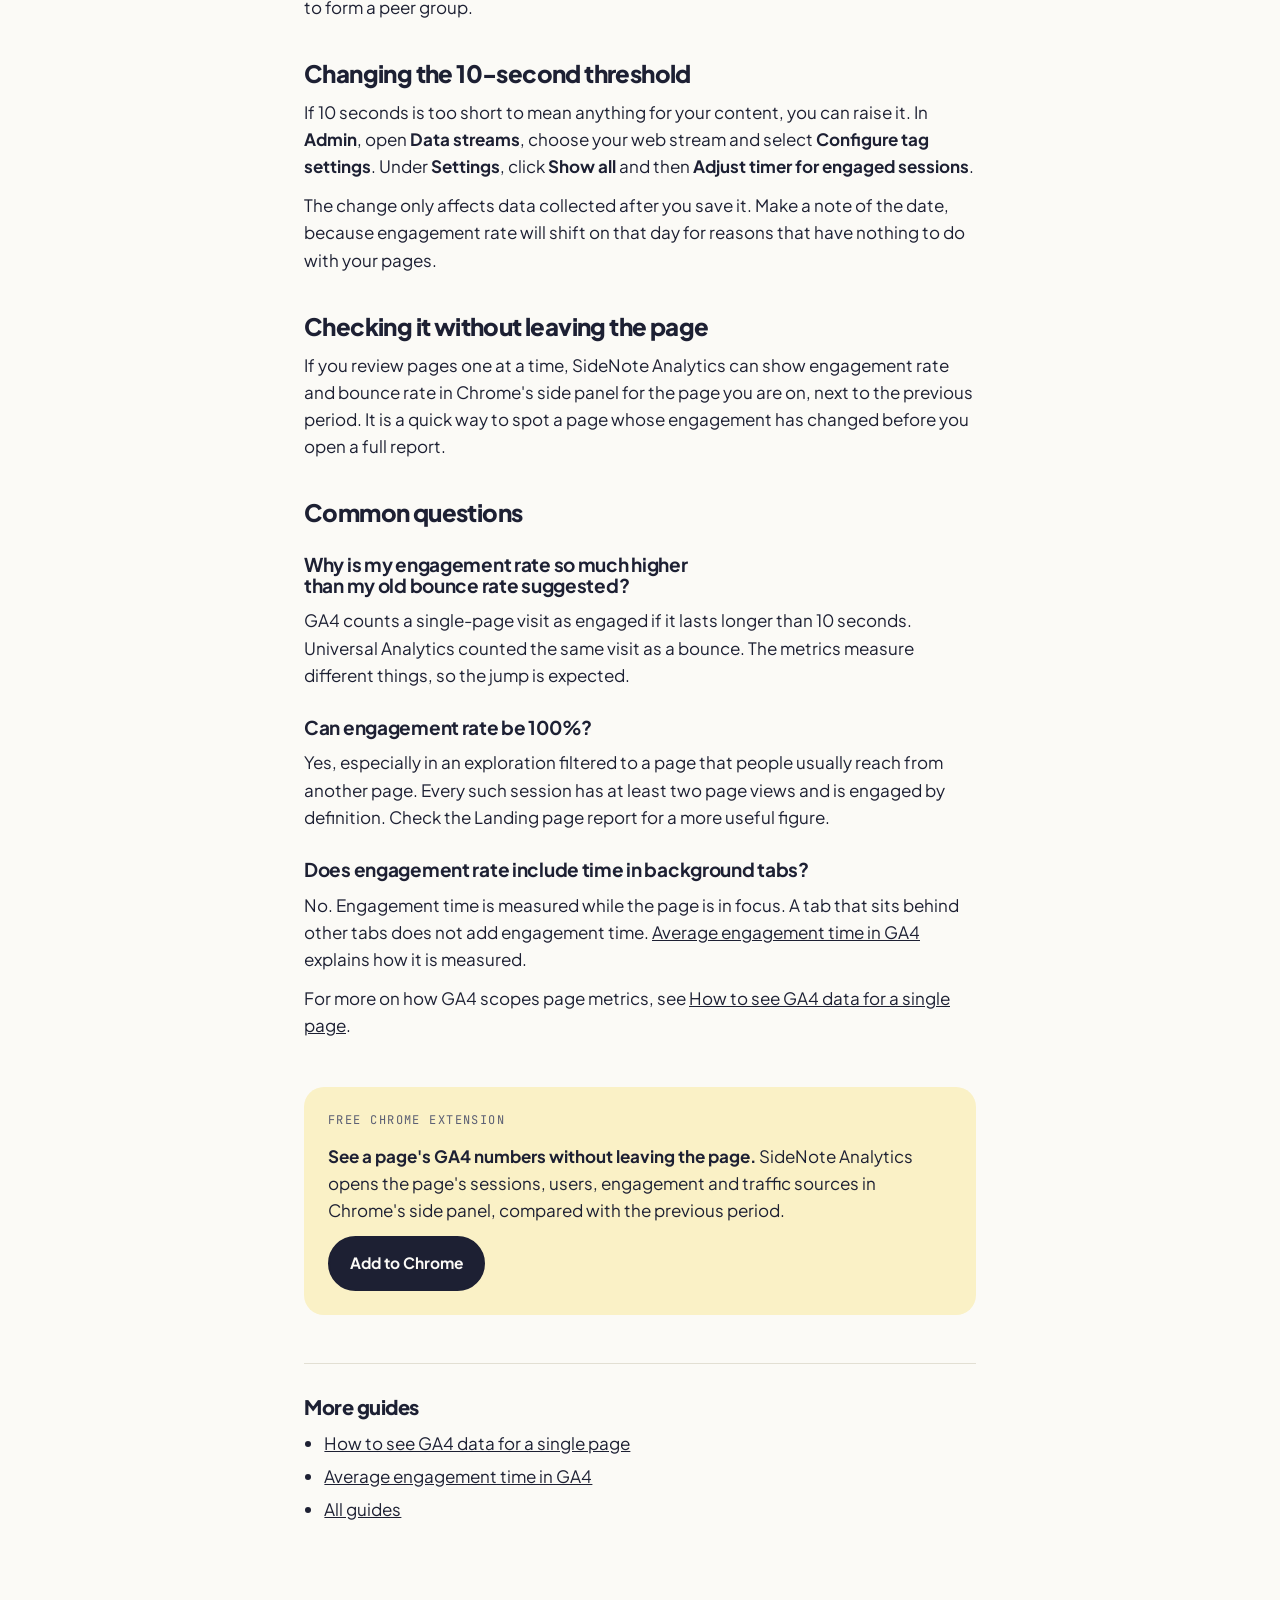
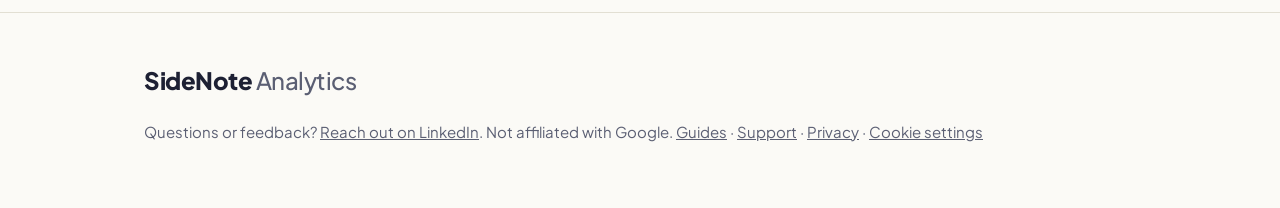
<file: guides/ga4-engagement-rate-explained/index.html>
<!doctype html>
<html lang="en">
<head>
<meta charset="utf-8">
<script>
window.dataLayer = window.dataLayer || [];
function gtag(){dataLayer.push(arguments);}
gtag('consent', 'default', {ad_storage: 'denied', ad_user_data: 'denied', ad_personalization: 'denied', analytics_storage: 'denied', wait_for_update: 500});
try { if (localStorage.getItem('sn-consent') === 'granted') gtag('consent', 'update', {analytics_storage: 'granted'}); } catch (e) {}
dataLayer.push({content_group: 'Guides', page_type: 'guide'});
</script>
<!-- Google Tag Manager -->
<script>(function(w,d,s,l,i){w[l]=w[l]||[];w[l].push({'gtm.start':
new Date().getTime(),event:'gtm.js'});var f=d.getElementsByTagName(s)[0],
j=d.createElement(s),dl=l!='dataLayer'?'&l='+l:'';j.async=true;j.src=
'https://www.googletagmanager.com/gtm.js?id='+i+dl;f.parentNode.insertBefore(j,f);
})(window,document,'script','dataLayer','GTM-KLZKFRTD');</script>
<!-- End Google Tag Manager -->
<meta name="viewport" content="width=device-width, initial-scale=1, viewport-fit=cover">
<title>GA4 engagement rate, explained · SideNote</title>
<meta name="description" content="What counts as an engaged session in GA4, how engagement rate relates to bounce rate, where to find it, and how to read it for a single page.">
<link rel="canonical" href="https://sidenoteanalytics.com/guides/ga4-engagement-rate-explained/">
<meta property="og:type" content="article">
<meta property="og:site_name" content="SideNote Analytics">
<meta property="og:title" content="GA4 engagement rate, explained · SideNote">
<meta property="og:description" content="What counts as an engaged session in GA4, how engagement rate relates to bounce rate, where to find it, and how to read it for a single page.">
<meta property="og:url" content="https://sidenoteanalytics.com/guides/ga4-engagement-rate-explained/">
<meta property="og:image" content="https://sidenoteanalytics.com/img/og.png">
<meta property="article:published_time" content="2026-10-26">
<meta property="article:modified_time" content="2026-11-16">
<meta name="twitter:card" content="summary_large_image">
<script type="application/ld+json">
{
  "@context": "https://schema.org",
  "@graph": [
    {
      "@type": "Article",
      "headline": "GA4 engagement rate, explained",
      "description": "What counts as an engaged session in GA4, how engagement rate relates to bounce rate, where to find it, and how to read it for a single page.",
      "datePublished": "2026-10-26",
      "dateModified": "2026-11-16",
      "mainEntityOfPage": "https://sidenoteanalytics.com/guides/ga4-engagement-rate-explained/",
      "image": "https://sidenoteanalytics.com/img/og.png",
      "author": { "@type": "Person", "name": "Veysel Mehmetoglu", "url": "https://www.linkedin.com/in/veyselm" },
      "publisher": { "@type": "Organization", "name": "SideNote Analytics", "url": "https://sidenoteanalytics.com/", "logo": "https://sidenoteanalytics.com/img/icon.png" }
    },
    {
      "@type": "BreadcrumbList",
      "itemListElement": [
        { "@type": "ListItem", "position": 1, "name": "Home", "item": "https://sidenoteanalytics.com/" },
        { "@type": "ListItem", "position": 2, "name": "Guides", "item": "https://sidenoteanalytics.com/guides/" },
        { "@type": "ListItem", "position": 3, "name": "GA4 engagement rate, explained" }
      ]
    }
  ]
}
</script>
<link rel="icon" href="/img/logo.svg" type="image/svg+xml">
<link rel="preconnect" href="https://fonts.googleapis.com">
<link rel="preconnect" href="https://fonts.gstatic.com" crossorigin>
<link rel="stylesheet" href="https://fonts.googleapis.com/css2?family=Plus+Jakarta+Sans:wght@400;500;600;700;800&family=JetBrains+Mono:wght@400;500&display=swap">
<link rel="stylesheet" href="/site.css?v=3">
</head>
<body>
<!-- Google Tag Manager (noscript) -->
<noscript><iframe src="https://www.googletagmanager.com/ns.html?id=GTM-KLZKFRTD" height="0" width="0" style="display:none;visibility:hidden"></iframe></noscript>
<!-- End Google Tag Manager (noscript) -->

<header class="top">
  <div class="wrap">
    <a class="brand" href="/" aria-label="SideNote Analytics home">
      <img class="mark" src="/img/logo.svg" alt="" width="42" height="42">
      <span>SideNote <span class="brand-soft">Analytics</span></span>
    </a>
    <nav class="links" aria-label="Sections"><a href="/">Home</a><a href="/guides/">Guides</a></nav>
  </div>
</header>

<main class="wrap doc guide">
  <nav class="crumbs" aria-label="Breadcrumb"><a href="/">Home</a> <span aria-hidden="true">/</span> <a href="/guides/">Guides</a></nav>
  <article>
    <h1>GA4 engagement rate, explained</h1>
    <p class="updated">Updated <time datetime="2026-11-16">November 16, 2026</time> · 6 min read</p>

    <div class="short">
      <p><b>In short:</b> Engagement rate is the share of sessions that lasted longer than 10 seconds, had a key event or had two or more page views. Bounce rate is the rest. For a single page, read it in the <b>Landing page</b> report: page-level rates in explorations are inflated by visits that arrived from another page.</p>
    </div>

    <p>Engagement rate in GA4 is the percentage of sessions that were <i>engaged</i>. A session counts as engaged when it lasts longer than 10 seconds, includes a key event, or includes two or more page or screen views. If 400 of 1,000 sessions meet at least one of those conditions, the engagement rate is 40%.</p>
    <p>The definition is simple. Reading it correctly, especially for a single page, takes a little more care. This guide covers what the metric counts, where to find it, how it relates to bounce rate, and the mistake that makes some pages look far more engaging than they are.</p>

    <h2>What counts as an engaged session</h2>
    <p>Google defines an engaged session as one that meets <b>any</b> of these three conditions:</p>
    <ul>
      <li><b>It lasts longer than 10 seconds.</b> Time is measured while the page is in the foreground, so a tab left open in the background does not keep adding seconds.</li>
      <li><b>It has a key event.</b> Any event you have marked as a key event, such as a sign-up or a purchase, makes the session engaged on its own.</li>
      <li><b>It has two or more page or screen views.</b> A visitor who opens a second page is engaged, however quickly they leave.</li>
    </ul>
    <p>Engagement rate is engaged sessions divided by all sessions. GA4 reports the count as <b>Engaged sessions</b> and the share as <b>Engagement rate</b>, so you can always check the rate against the raw numbers behind it.</p>

    <h2>Engagement rate and bounce rate</h2>
    <p>In GA4, bounce rate is the percentage of sessions that were <i>not</i> engaged. The two metrics always add up to 100%. A page with a 62% engagement rate has a 38% bounce rate, by definition.</p>
    <p>This is different from Universal Analytics, where a bounce was a single-page session with no further hits. A visitor who read a long article for four minutes and then left counted as a bounce there. In GA4, the same visit is engaged because it lasted longer than 10 seconds. Bounce rates in GA4 are therefore usually lower than the figures teams remember from Universal Analytics, and the two should not be compared directly.</p>

    <h2>Where to find engagement rate</h2>
    <p>Most standard reports do not show engagement rate by default. The <b>Traffic acquisition</b> report is the exception: open <b>Reports &gt; Acquisition &gt; Traffic acquisition</b> to see engaged sessions and engagement rate for each channel.</p>
    <p>To see it in other reports, such as Landing page, an Editor or Administrator can customize the report:</p>
    <ol>
      <li>Open the report and click the pencil icon (<b>Customize report</b>) in the top right.</li>
      <li>Select <b>Metrics</b>, then <b>Add metric</b>, and choose <b>Engagement rate</b>. Add <b>Bounce rate</b> too if you want both.</li>
      <li>Click <b>Apply</b>, then save the changes to the current report.</li>
    </ol>
    <p>The new metrics appear as the last columns of the table. Customizations apply to everyone who uses the property, so agree on them with your team. If you can't edit reports, a free-form exploration gives you the same metric without changing anything for others.</p>

    <h2>Reading engagement rate for a single page</h2>
    <p>Engagement rate is a session-scoped metric. It describes a whole visit, not a page. That matters as soon as you combine it with a page dimension, and it is the most common source of misleading engagement numbers.</p>
    <p>Consider two ways to look at the rate for <code>/pricing</code>:</p>
    <ul>
      <li><b>Landing page report.</b> Each session is counted once, on the page where it started. The engagement rate for <code>/pricing</code> tells you how many visits that <i>began</i> on the pricing page went on to engage. This is the number to use when you want to judge the page as an entry point, for example for organic search.</li>
      <li><b>Exploration with Page path.</b> A session is counted for every page it included. Any session that reached <code>/pricing</code> from another page already has two page views, so it is engaged by definition. Pages that people usually reach mid-visit, such as pricing or checkout, can show engagement rates close to 100% here, regardless of how good they are.</li>
    </ul>
    <p>A short example makes the difference clear. Suppose 200 sessions start on <code>/pricing</code> and 80 of them engage: the landing page engagement rate is 40%. Another 600 sessions arrive on <code>/pricing</code> from the home page. In an exploration, the page now has 800 sessions and 680 engaged ones, an 85% engagement rate. Both numbers are correct. Only the first one says anything about the pricing page as a first impression.</p>
    <p>As a rule, use the Landing page report for engagement rate per page, and treat page-level engagement rates from explorations with caution.</p>

    <h2>What is a good engagement rate?</h2>
    <p>There is no single good number. Engagement rate depends on the type of page, the traffic mix and the device split. A help article that answers a question in eight seconds can do its job perfectly and still count as a bounce. A product page with a strong call to action will usually look better, because the second page view comes naturally.</p>
    <p>Rather than chasing an external benchmark, set your own:</p>
    <ul>
      <li>Compare a page with its own previous period, using the <b>Compare</b> option in the date picker.</li>
      <li>Compare pages of the same type with each other, such as blog posts with blog posts.</li>
      <li>Break the rate down by channel. Organic search and paid social visitors often behave very differently on the same page.</li>
    </ul>
    <p>If your property has benchmarking enabled, GA4 can also show how your metrics compare with a peer group of similar businesses. Look for the benchmarking badge on metric cards in the Acquisition and Engagement reports. It requires the "Modeling contributions &amp; business insights" data-sharing setting and enough data to form a peer group.</p>

    <h2>Changing the 10-second threshold</h2>
    <p>If 10 seconds is too short to mean anything for your content, you can raise it. In <b>Admin</b>, open <b>Data streams</b>, choose your web stream and select <b>Configure tag settings</b>. Under <b>Settings</b>, click <b>Show all</b> and then <b>Adjust timer for engaged sessions</b>.</p>
    <p>The change only affects data collected after you save it. Make a note of the date, because engagement rate will shift on that day for reasons that have nothing to do with your pages.</p>

    <h2>Checking it without leaving the page</h2>
    <p>If you review pages one at a time, SideNote Analytics can show engagement rate and bounce rate in Chrome's side panel for the page you are on, next to the previous period. It is a quick way to spot a page whose engagement has changed before you open a full report.</p>

    <h2>Common questions</h2>
    <h3>Why is my engagement rate so much higher than my old bounce rate suggested?</h3>
    <p>GA4 counts a single-page visit as engaged if it lasts longer than 10 seconds. Universal Analytics counted the same visit as a bounce. The metrics measure different things, so the jump is expected.</p>
    <h3>Can engagement rate be 100%?</h3>
    <p>Yes, especially in an exploration filtered to a page that people usually reach from another page. Every such session has at least two page views and is engaged by definition. Check the Landing page report for a more useful figure.</p>
    <h3>Does engagement rate include time in background tabs?</h3>
    <p>No. Engagement time is measured while the page is in focus. A tab that sits behind other tabs does not add engagement time. <a href="/guides/ga4-average-engagement-time/">Average engagement time in GA4</a> explains how it is measured.</p>
    <p>For more on how GA4 scopes page metrics, see <a href="/guides/how-to-see-ga4-data-for-a-single-page/">How to see GA4 data for a single page</a>.</p>

    <aside class="try" aria-label="SideNote Analytics">
      <p class="eyebrow">Free Chrome extension</p>
      <p><b>See a page's GA4 numbers without leaving the page.</b> SideNote Analytics opens the page's sessions, users, engagement and traffic sources in Chrome's side panel, compared with the previous period.</p>
      <a class="btn primary" href="https://chromewebstore.google.com/detail/sidenote-analytics/bgmgjefpcplopncgohninfdddjmldfml?utm_source=sidenoteanalytics.com&amp;utm_medium=guide&amp;utm_campaign=ga4-engagement-rate-explained" data-track="store_click" rel="noopener">Add to Chrome</a>
    </aside>

    <section class="related" aria-label="More guides">
      <h2>More guides</h2>
      <ul>
        <li><a href="/guides/how-to-see-ga4-data-for-a-single-page/">How to see GA4 data for a single page</a></li>
        <li><a href="/guides/ga4-average-engagement-time/">Average engagement time in GA4</a></li>
        <li><a href="/guides/">All guides</a></li>
      </ul>
    </section>
  </article>
</main>

<footer>
  <div class="wrap">
    <span class="sign">SideNote <span class="brand-soft">Analytics</span></span>
    <p>Questions or feedback? <a href="https://www.linkedin.com/in/veyselm" rel="noopener">Reach out on LinkedIn</a>. Not affiliated with Google. <a href="/guides/">Guides</a> · <a href="/support.html">Support</a> · <a href="/privacy.html">Privacy</a> · <button type="button" class="link-btn" data-cookie-settings>Cookie settings</button></p>
  </div>
</footer>

<script src="/consent.js?v=5"></script>
<!-- Cloudflare Web Analytics: cookieless visit counts, independent of consent --><script type='module' src='https://static.cloudflareinsights.com/beacon.min.js' data-cf-beacon='{"token": "324d076cd57149ae91cb1d8261f0ad9f"}'></script><!-- End Cloudflare Web Analytics -->
</body>
</html>
</file>
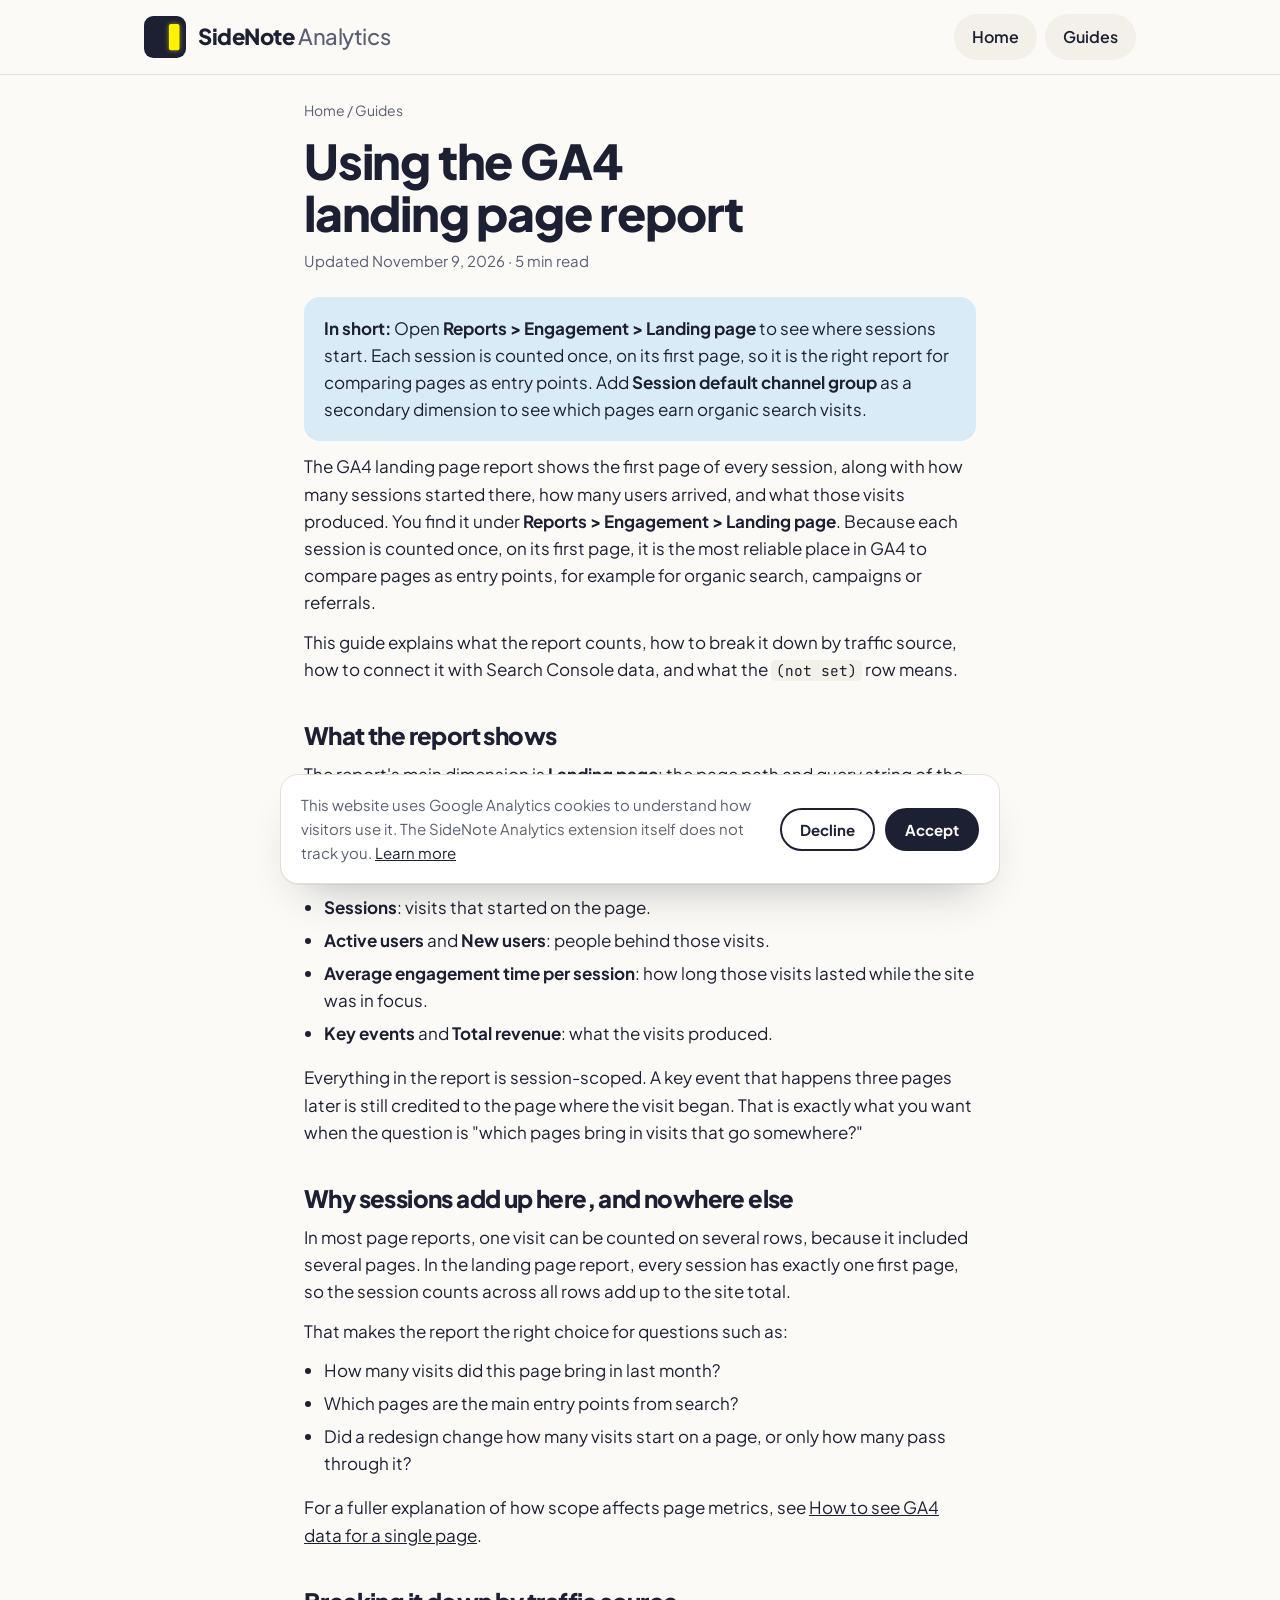
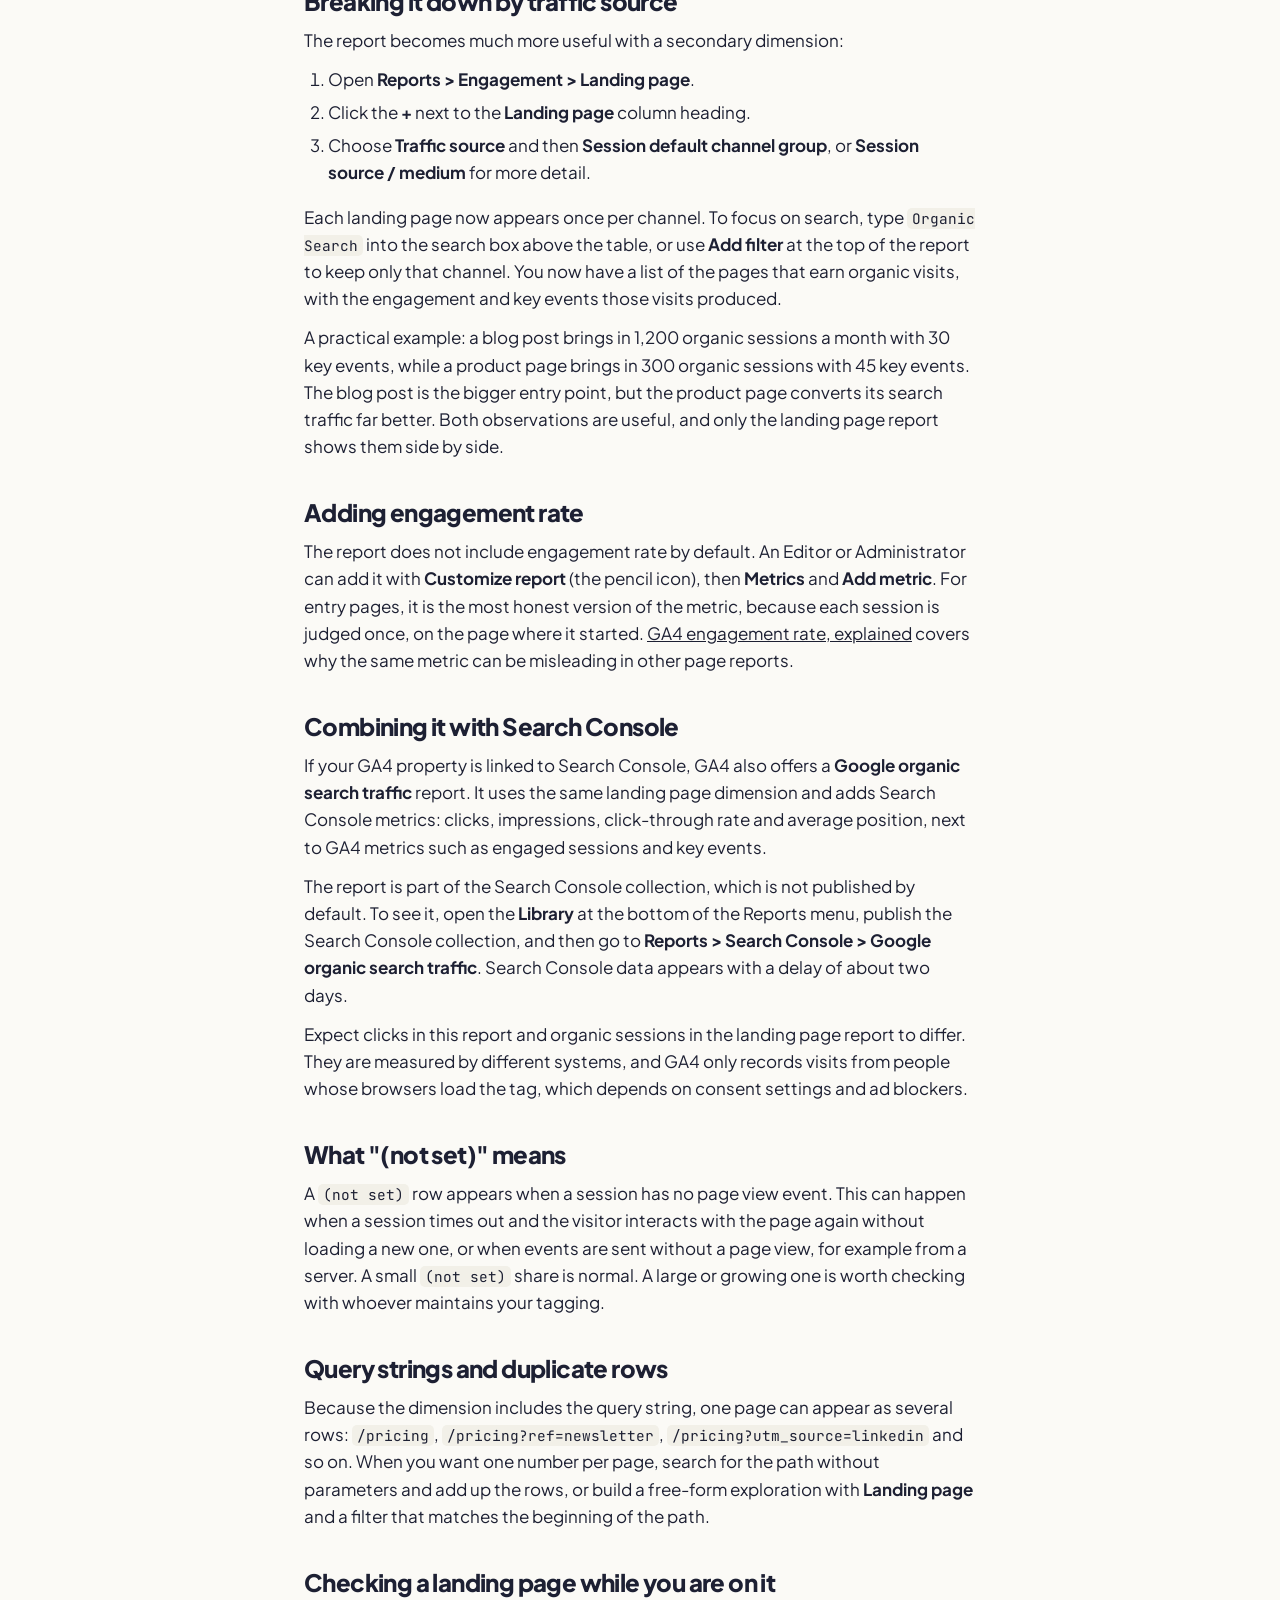
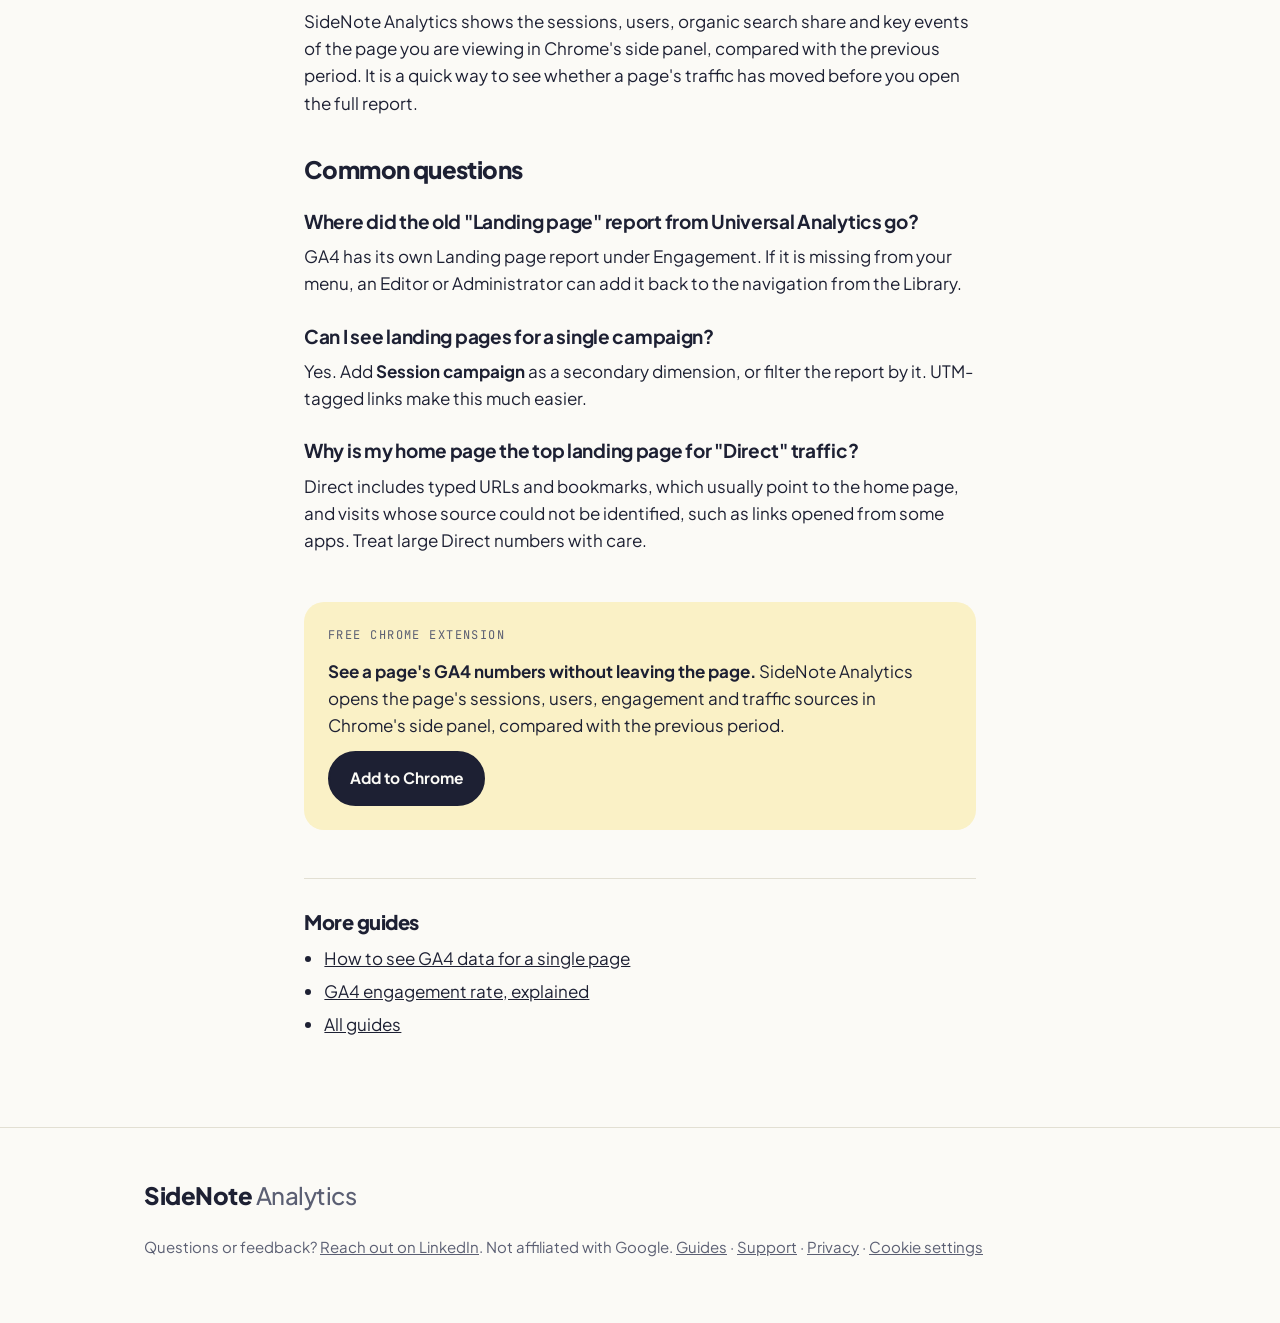
<file: guides/ga4-landing-page-report/index.html>
<!doctype html>
<html lang="en">
<head>
<meta charset="utf-8">
<script>
window.dataLayer = window.dataLayer || [];
function gtag(){dataLayer.push(arguments);}
gtag('consent', 'default', {ad_storage: 'denied', ad_user_data: 'denied', ad_personalization: 'denied', analytics_storage: 'denied', wait_for_update: 500});
try { if (localStorage.getItem('sn-consent') === 'granted') gtag('consent', 'update', {analytics_storage: 'granted'}); } catch (e) {}
dataLayer.push({content_group: 'Guides', page_type: 'guide'});
</script>
<!-- Google Tag Manager -->
<script>(function(w,d,s,l,i){w[l]=w[l]||[];w[l].push({'gtm.start':
new Date().getTime(),event:'gtm.js'});var f=d.getElementsByTagName(s)[0],
j=d.createElement(s),dl=l!='dataLayer'?'&l='+l:'';j.async=true;j.src=
'https://www.googletagmanager.com/gtm.js?id='+i+dl;f.parentNode.insertBefore(j,f);
})(window,document,'script','dataLayer','GTM-KLZKFRTD');</script>
<!-- End Google Tag Manager -->
<meta name="viewport" content="width=device-width, initial-scale=1, viewport-fit=cover">
<title>Using the GA4 landing page report · SideNote</title>
<meta name="description" content="What the GA4 landing page report counts, how to break it down by channel, link it with Search Console, and read the (not set) and query string rows.">
<link rel="canonical" href="https://sidenoteanalytics.com/guides/ga4-landing-page-report/">
<meta property="og:type" content="article">
<meta property="og:site_name" content="SideNote Analytics">
<meta property="og:title" content="Using the GA4 landing page report · SideNote">
<meta property="og:description" content="What the GA4 landing page report counts, how to break it down by channel, link it with Search Console, and read the (not set) and query string rows.">
<meta property="og:url" content="https://sidenoteanalytics.com/guides/ga4-landing-page-report/">
<meta property="og:image" content="https://sidenoteanalytics.com/img/og.png">
<meta property="article:published_time" content="2026-11-09">
<meta property="article:modified_time" content="2026-11-09">
<meta name="twitter:card" content="summary_large_image">
<script type="application/ld+json">
{
  "@context": "https://schema.org",
  "@graph": [
    {
      "@type": "Article",
      "headline": "Using the GA4 landing page report",
      "description": "What the GA4 landing page report counts, how to break it down by channel, link it with Search Console, and read the (not set) and query string rows.",
      "datePublished": "2026-11-09",
      "dateModified": "2026-11-09",
      "mainEntityOfPage": "https://sidenoteanalytics.com/guides/ga4-landing-page-report/",
      "image": "https://sidenoteanalytics.com/img/og.png",
      "author": { "@type": "Person", "name": "Veysel Mehmetoglu", "url": "https://www.linkedin.com/in/veyselm" },
      "publisher": { "@type": "Organization", "name": "SideNote Analytics", "url": "https://sidenoteanalytics.com/", "logo": "https://sidenoteanalytics.com/img/icon.png" }
    },
    {
      "@type": "BreadcrumbList",
      "itemListElement": [
        { "@type": "ListItem", "position": 1, "name": "Home", "item": "https://sidenoteanalytics.com/" },
        { "@type": "ListItem", "position": 2, "name": "Guides", "item": "https://sidenoteanalytics.com/guides/" },
        { "@type": "ListItem", "position": 3, "name": "Using the GA4 landing page report" }
      ]
    }
  ]
}
</script>
<link rel="icon" href="/img/logo.svg" type="image/svg+xml">
<link rel="preconnect" href="https://fonts.googleapis.com">
<link rel="preconnect" href="https://fonts.gstatic.com" crossorigin>
<link rel="stylesheet" href="https://fonts.googleapis.com/css2?family=Plus+Jakarta+Sans:wght@400;500;600;700;800&family=JetBrains+Mono:wght@400;500&display=swap">
<link rel="stylesheet" href="/site.css?v=3">
</head>
<body>
<!-- Google Tag Manager (noscript) -->
<noscript><iframe src="https://www.googletagmanager.com/ns.html?id=GTM-KLZKFRTD" height="0" width="0" style="display:none;visibility:hidden"></iframe></noscript>
<!-- End Google Tag Manager (noscript) -->

<header class="top">
  <div class="wrap">
    <a class="brand" href="/" aria-label="SideNote Analytics home">
      <img class="mark" src="/img/logo.svg" alt="" width="42" height="42">
      <span>SideNote <span class="brand-soft">Analytics</span></span>
    </a>
    <nav class="links" aria-label="Sections"><a href="/">Home</a><a href="/guides/">Guides</a></nav>
  </div>
</header>

<main class="wrap doc guide">
  <nav class="crumbs" aria-label="Breadcrumb"><a href="/">Home</a> <span aria-hidden="true">/</span> <a href="/guides/">Guides</a></nav>
  <article>
    <h1>Using the GA4 landing page report</h1>
    <p class="updated">Updated <time datetime="2026-11-09">November 9, 2026</time> · 5 min read</p>

    <div class="short">
      <p><b>In short:</b> Open <b>Reports &gt; Engagement &gt; Landing page</b> to see where sessions start. Each session is counted once, on its first page, so it is the right report for comparing pages as entry points. Add <b>Session default channel group</b> as a secondary dimension to see which pages earn organic search visits.</p>
    </div>

    <p>The GA4 landing page report shows the first page of every session, along with how many sessions started there, how many users arrived, and what those visits produced. You find it under <b>Reports &gt; Engagement &gt; Landing page</b>. Because each session is counted once, on its first page, it is the most reliable place in GA4 to compare pages as entry points, for example for organic search, campaigns or referrals.</p>
    <p>This guide explains what the report counts, how to break it down by traffic source, how to connect it with Search Console data, and what the <code>(not set)</code> row means.</p>

    <h2>What the report shows</h2>
    <p>The report's main dimension is <b>Landing page</b>: the page path and query string of the first page view in a session. If a visitor arrives on <code>/pricing?ref=newsletter</code>, that is the row their session is counted in.</p>
    <p>The default metrics are:</p>
    <ul>
      <li><b>Sessions</b>: visits that started on the page.</li>
      <li><b>Active users</b> and <b>New users</b>: people behind those visits.</li>
      <li><b>Average engagement time per session</b>: how long those visits lasted while the site was in focus.</li>
      <li><b>Key events</b> and <b>Total revenue</b>: what the visits produced.</li>
    </ul>
    <p>Everything in the report is session-scoped. A key event that happens three pages later is still credited to the page where the visit began. That is exactly what you want when the question is "which pages bring in visits that go somewhere?"</p>

    <h2>Why sessions add up here, and nowhere else</h2>
    <p>In most page reports, one visit can be counted on several rows, because it included several pages. In the landing page report, every session has exactly one first page, so the session counts across all rows add up to the site total.</p>
    <p>That makes the report the right choice for questions such as:</p>
    <ul>
      <li>How many visits did this page bring in last month?</li>
      <li>Which pages are the main entry points from search?</li>
      <li>Did a redesign change how many visits start on a page, or only how many pass through it?</li>
    </ul>
    <p>For a fuller explanation of how scope affects page metrics, see <a href="/guides/how-to-see-ga4-data-for-a-single-page/">How to see GA4 data for a single page</a>.</p>

    <h2>Breaking it down by traffic source</h2>
    <p>The report becomes much more useful with a secondary dimension:</p>
    <ol>
      <li>Open <b>Reports &gt; Engagement &gt; Landing page</b>.</li>
      <li>Click the <b>+</b> next to the <b>Landing page</b> column heading.</li>
      <li>Choose <b>Traffic source</b> and then <b>Session default channel group</b>, or <b>Session source / medium</b> for more detail.</li>
    </ol>
    <p>Each landing page now appears once per channel. To focus on search, type <code>Organic Search</code> into the search box above the table, or use <b>Add filter</b> at the top of the report to keep only that channel. You now have a list of the pages that earn organic visits, with the engagement and key events those visits produced.</p>
    <p>A practical example: a blog post brings in 1,200 organic sessions a month with 30 key events, while a product page brings in 300 organic sessions with 45 key events. The blog post is the bigger entry point, but the product page converts its search traffic far better. Both observations are useful, and only the landing page report shows them side by side.</p>

    <h2>Adding engagement rate</h2>
    <p>The report does not include engagement rate by default. An Editor or Administrator can add it with <b>Customize report</b> (the pencil icon), then <b>Metrics</b> and <b>Add metric</b>. For entry pages, it is the most honest version of the metric, because each session is judged once, on the page where it started. <a href="/guides/ga4-engagement-rate-explained/">GA4 engagement rate, explained</a> covers why the same metric can be misleading in other page reports.</p>

    <h2>Combining it with Search Console</h2>
    <p>If your GA4 property is linked to Search Console, GA4 also offers a <b>Google organic search traffic</b> report. It uses the same landing page dimension and adds Search Console metrics: clicks, impressions, click-through rate and average position, next to GA4 metrics such as engaged sessions and key events.</p>
    <p>The report is part of the Search Console collection, which is not published by default. To see it, open the <b>Library</b> at the bottom of the Reports menu, publish the Search Console collection, and then go to <b>Reports &gt; Search Console &gt; Google organic search traffic</b>. Search Console data appears with a delay of about two days.</p>
    <p>Expect clicks in this report and organic sessions in the landing page report to differ. They are measured by different systems, and GA4 only records visits from people whose browsers load the tag, which depends on consent settings and ad blockers.</p>

    <h2>What "(not set)" means</h2>
    <p>A <code>(not set)</code> row appears when a session has no page view event. This can happen when a session times out and the visitor interacts with the page again without loading a new one, or when events are sent without a page view, for example from a server. A small <code>(not set)</code> share is normal. A large or growing one is worth checking with whoever maintains your tagging.</p>

    <h2>Query strings and duplicate rows</h2>
    <p>Because the dimension includes the query string, one page can appear as several rows: <code>/pricing</code>, <code>/pricing?ref=newsletter</code>, <code>/pricing?utm_source=linkedin</code> and so on. When you want one number per page, search for the path without parameters and add up the rows, or build a free-form exploration with <b>Landing page</b> and a filter that matches the beginning of the path.</p>

    <h2>Checking a landing page while you are on it</h2>
    <p>SideNote Analytics shows the sessions, users, organic search share and key events of the page you are viewing in Chrome's side panel, compared with the previous period. It is a quick way to see whether a page's traffic has moved before you open the full report.</p>

    <h2>Common questions</h2>
    <h3>Where did the old "Landing page" report from Universal Analytics go?</h3>
    <p>GA4 has its own Landing page report under Engagement. If it is missing from your menu, an Editor or Administrator can add it back to the navigation from the Library.</p>
    <h3>Can I see landing pages for a single campaign?</h3>
    <p>Yes. Add <b>Session campaign</b> as a secondary dimension, or filter the report by it. UTM-tagged links make this much easier.</p>
    <h3>Why is my home page the top landing page for "Direct" traffic?</h3>
    <p>Direct includes typed URLs and bookmarks, which usually point to the home page, and visits whose source could not be identified, such as links opened from some apps. Treat large Direct numbers with care.</p>

    <aside class="try" aria-label="SideNote Analytics">
      <p class="eyebrow">Free Chrome extension</p>
      <p><b>See a page's GA4 numbers without leaving the page.</b> SideNote Analytics opens the page's sessions, users, engagement and traffic sources in Chrome's side panel, compared with the previous period.</p>
      <a class="btn primary" href="https://chromewebstore.google.com/detail/sidenote-analytics/bgmgjefpcplopncgohninfdddjmldfml?utm_source=sidenoteanalytics.com&amp;utm_medium=guide&amp;utm_campaign=ga4-landing-page-report" data-track="store_click" rel="noopener">Add to Chrome</a>
    </aside>

    <section class="related" aria-label="More guides">
      <h2>More guides</h2>
      <ul>
        <li><a href="/guides/how-to-see-ga4-data-for-a-single-page/">How to see GA4 data for a single page</a></li>
        <li><a href="/guides/ga4-engagement-rate-explained/">GA4 engagement rate, explained</a></li>
        <li><a href="/guides/">All guides</a></li>
      </ul>
    </section>
  </article>
</main>

<footer>
  <div class="wrap">
    <span class="sign">SideNote <span class="brand-soft">Analytics</span></span>
    <p>Questions or feedback? <a href="https://www.linkedin.com/in/veyselm" rel="noopener">Reach out on LinkedIn</a>. Not affiliated with Google. <a href="/guides/">Guides</a> · <a href="/support.html">Support</a> · <a href="/privacy.html">Privacy</a> · <button type="button" class="link-btn" data-cookie-settings>Cookie settings</button></p>
  </div>
</footer>

<script src="/consent.js?v=5"></script>
<!-- Cloudflare Web Analytics: cookieless visit counts, independent of consent --><script type='module' src='https://static.cloudflareinsights.com/beacon.min.js' data-cf-beacon='{"token": "324d076cd57149ae91cb1d8261f0ad9f"}'></script><!-- End Cloudflare Web Analytics -->
</body>
</html>
</file>
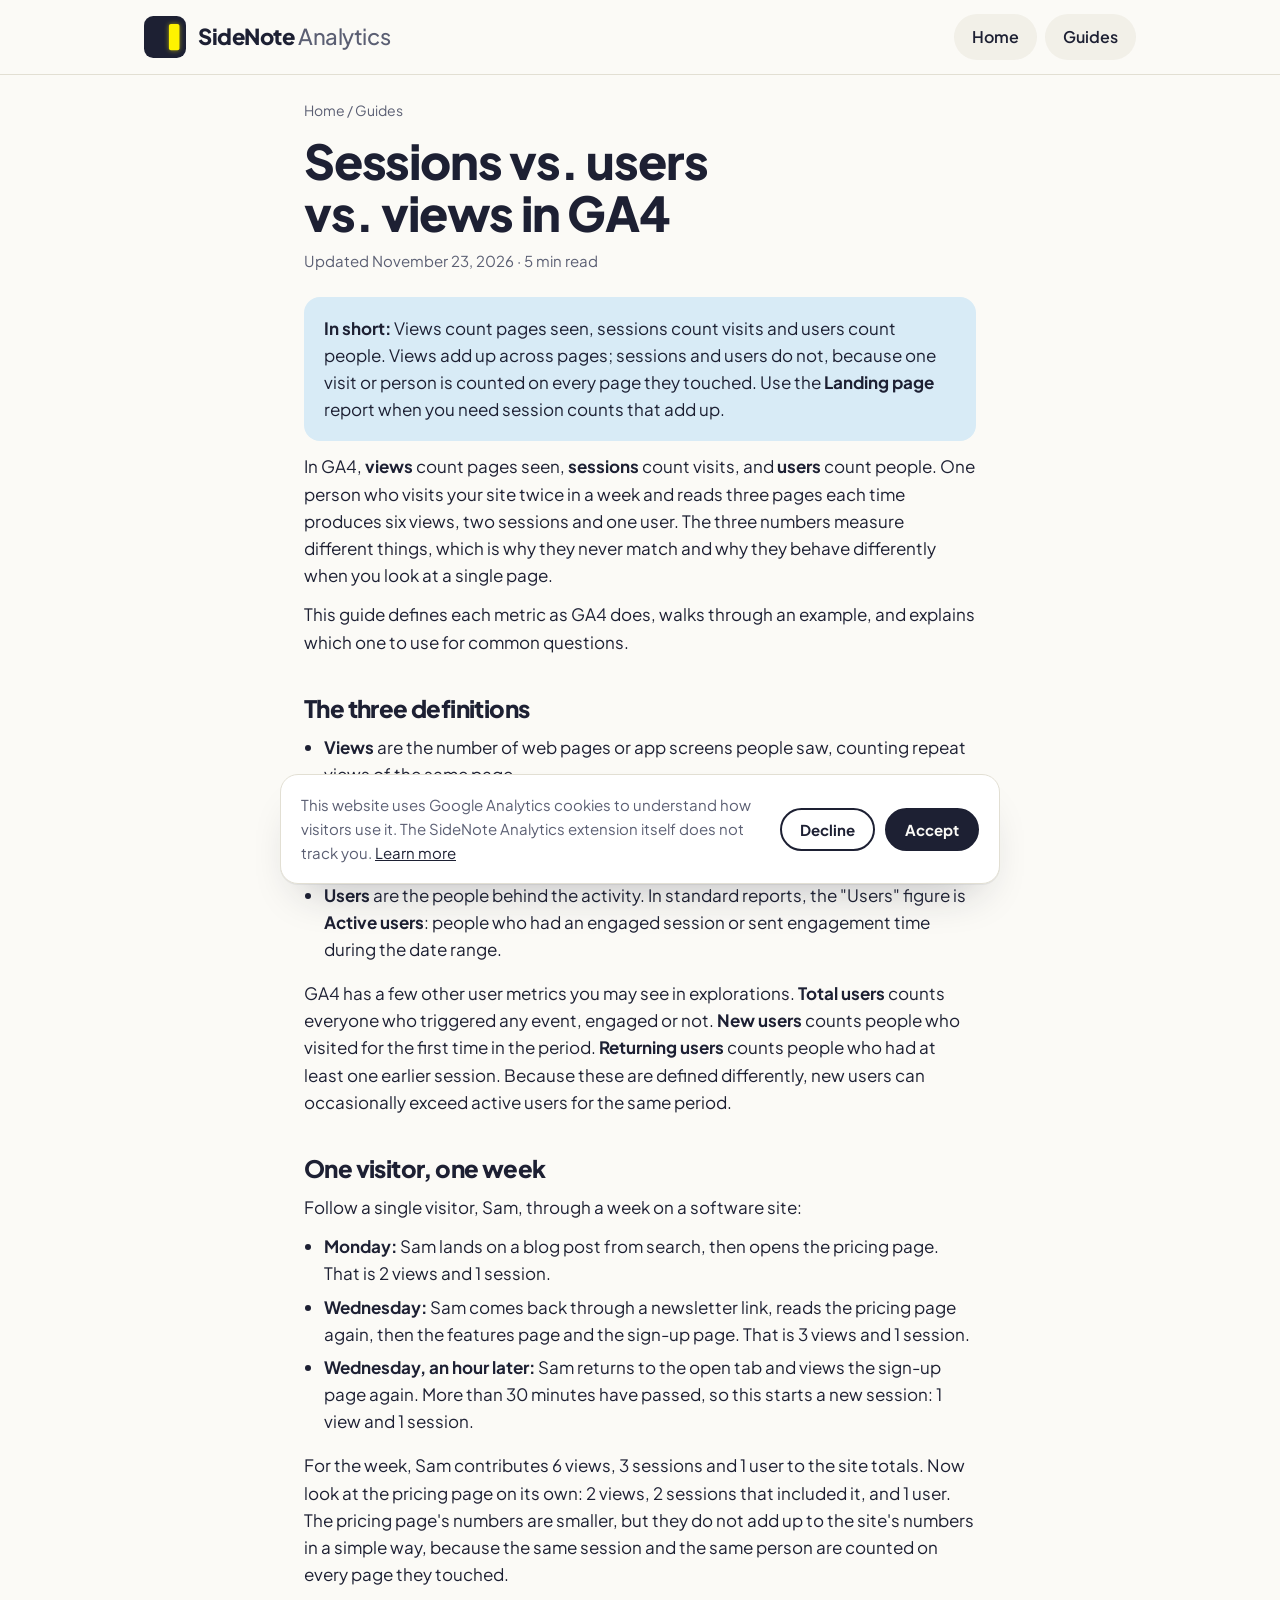
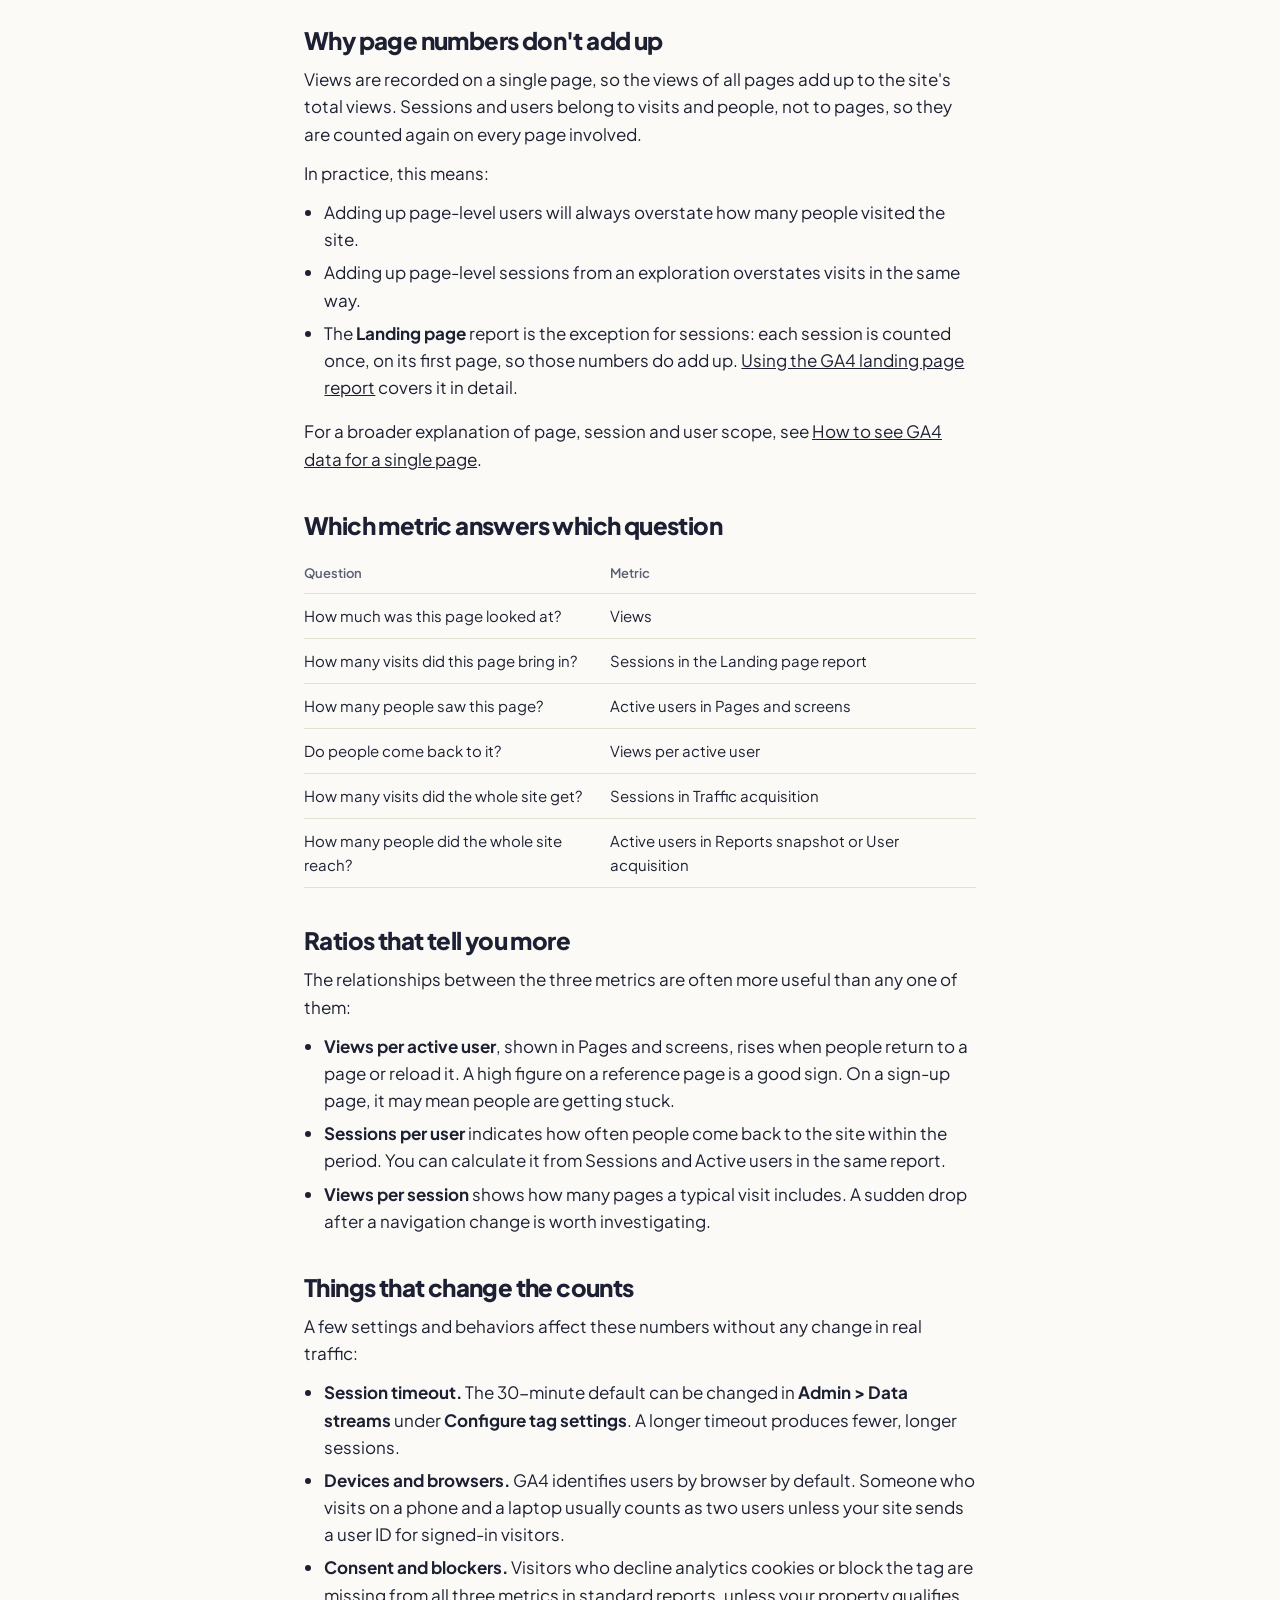
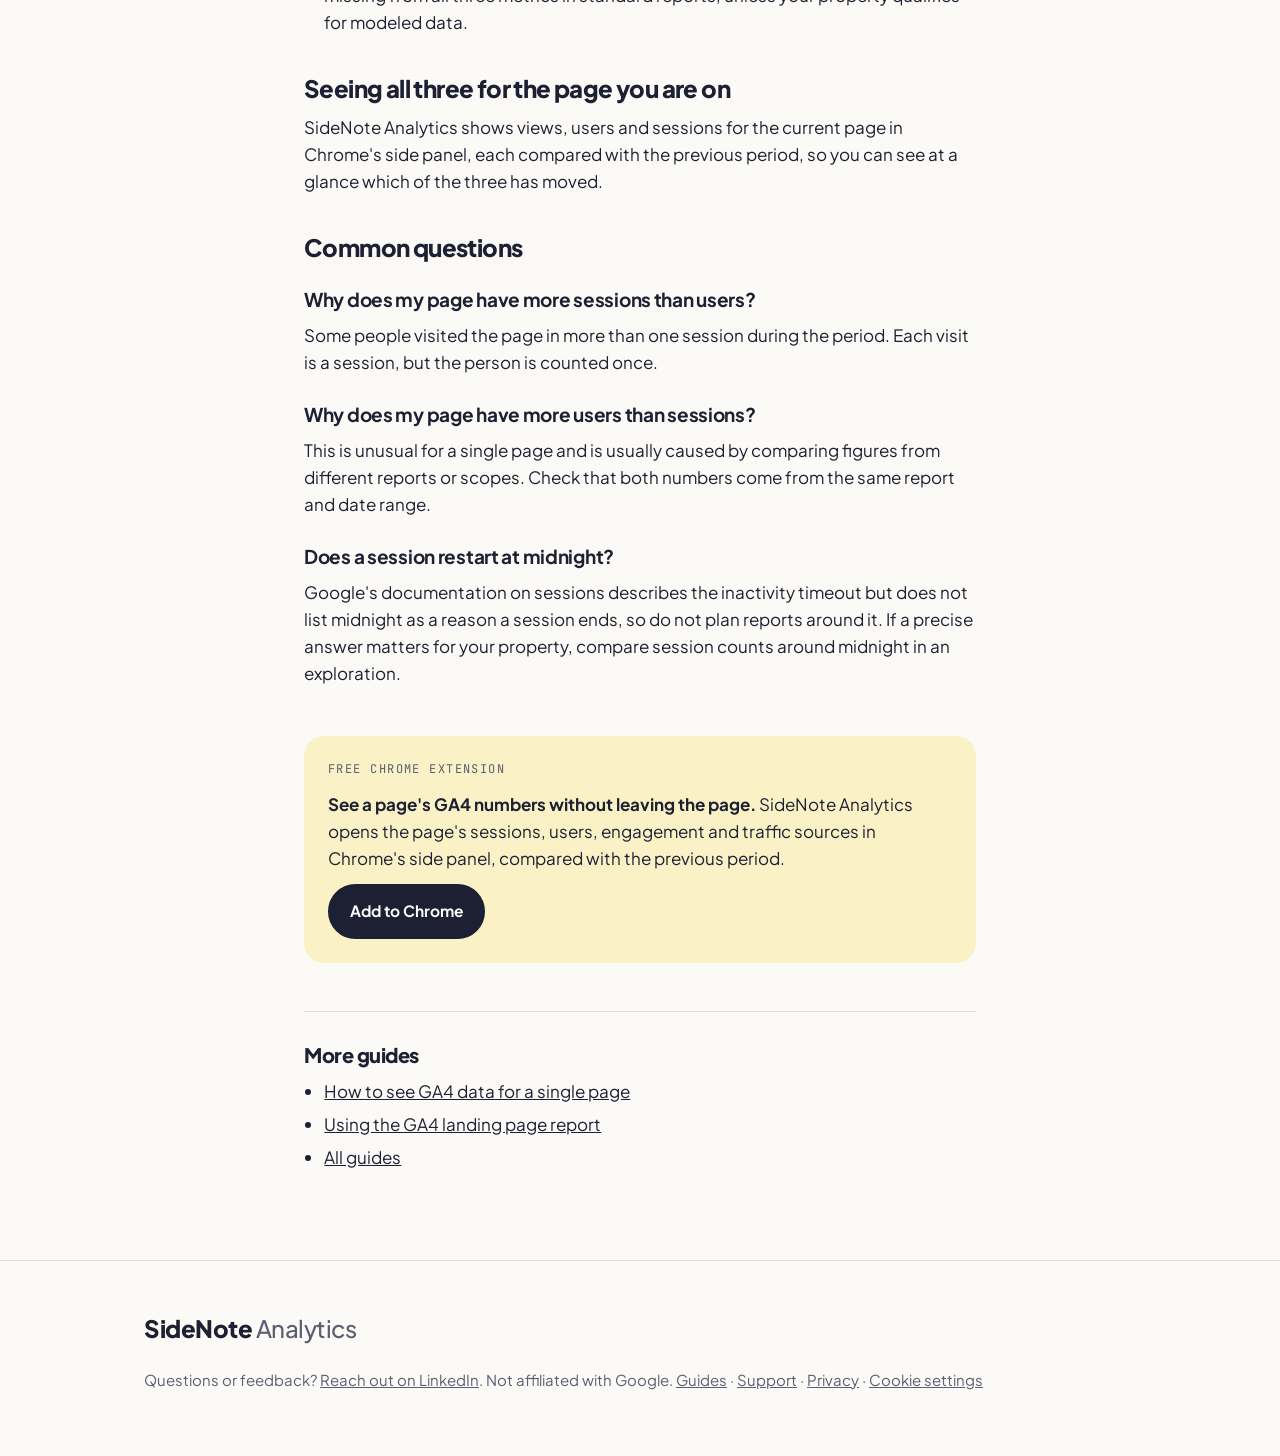
<file: guides/ga4-sessions-vs-users/index.html>
<!doctype html>
<html lang="en">
<head>
<meta charset="utf-8">
<script>
window.dataLayer = window.dataLayer || [];
function gtag(){dataLayer.push(arguments);}
gtag('consent', 'default', {ad_storage: 'denied', ad_user_data: 'denied', ad_personalization: 'denied', analytics_storage: 'denied', wait_for_update: 500});
try { if (localStorage.getItem('sn-consent') === 'granted') gtag('consent', 'update', {analytics_storage: 'granted'}); } catch (e) {}
dataLayer.push({content_group: 'Guides', page_type: 'guide'});
</script>
<!-- Google Tag Manager -->
<script>(function(w,d,s,l,i){w[l]=w[l]||[];w[l].push({'gtm.start':
new Date().getTime(),event:'gtm.js'});var f=d.getElementsByTagName(s)[0],
j=d.createElement(s),dl=l!='dataLayer'?'&l='+l:'';j.async=true;j.src=
'https://www.googletagmanager.com/gtm.js?id='+i+dl;f.parentNode.insertBefore(j,f);
})(window,document,'script','dataLayer','GTM-KLZKFRTD');</script>
<!-- End Google Tag Manager -->
<meta name="viewport" content="width=device-width, initial-scale=1, viewport-fit=cover">
<title>Sessions vs. users vs. views in GA4 · SideNote</title>
<meta name="description" content="What views, sessions and users each count in GA4, why page-level numbers never add up to site totals, and which metric answers which question.">
<link rel="canonical" href="https://sidenoteanalytics.com/guides/ga4-sessions-vs-users/">
<meta property="og:type" content="article">
<meta property="og:site_name" content="SideNote Analytics">
<meta property="og:title" content="Sessions vs. users vs. views in GA4 · SideNote">
<meta property="og:description" content="What views, sessions and users each count in GA4, why page-level numbers never add up to site totals, and which metric answers which question.">
<meta property="og:url" content="https://sidenoteanalytics.com/guides/ga4-sessions-vs-users/">
<meta property="og:image" content="https://sidenoteanalytics.com/img/og.png">
<meta property="article:published_time" content="2026-11-23">
<meta property="article:modified_time" content="2026-11-23">
<meta name="twitter:card" content="summary_large_image">
<script type="application/ld+json">
{
  "@context": "https://schema.org",
  "@graph": [
    {
      "@type": "Article",
      "headline": "Sessions vs. users vs. views in GA4",
      "description": "What views, sessions and users each count in GA4, why page-level numbers never add up to site totals, and which metric answers which question.",
      "datePublished": "2026-11-23",
      "dateModified": "2026-11-23",
      "mainEntityOfPage": "https://sidenoteanalytics.com/guides/ga4-sessions-vs-users/",
      "image": "https://sidenoteanalytics.com/img/og.png",
      "author": { "@type": "Person", "name": "Veysel Mehmetoglu", "url": "https://www.linkedin.com/in/veyselm" },
      "publisher": { "@type": "Organization", "name": "SideNote Analytics", "url": "https://sidenoteanalytics.com/", "logo": "https://sidenoteanalytics.com/img/icon.png" }
    },
    {
      "@type": "BreadcrumbList",
      "itemListElement": [
        { "@type": "ListItem", "position": 1, "name": "Home", "item": "https://sidenoteanalytics.com/" },
        { "@type": "ListItem", "position": 2, "name": "Guides", "item": "https://sidenoteanalytics.com/guides/" },
        { "@type": "ListItem", "position": 3, "name": "Sessions vs. users vs. views in GA4" }
      ]
    }
  ]
}
</script>
<link rel="icon" href="/img/logo.svg" type="image/svg+xml">
<link rel="preconnect" href="https://fonts.googleapis.com">
<link rel="preconnect" href="https://fonts.gstatic.com" crossorigin>
<link rel="stylesheet" href="https://fonts.googleapis.com/css2?family=Plus+Jakarta+Sans:wght@400;500;600;700;800&family=JetBrains+Mono:wght@400;500&display=swap">
<link rel="stylesheet" href="/site.css?v=3">
</head>
<body>
<!-- Google Tag Manager (noscript) -->
<noscript><iframe src="https://www.googletagmanager.com/ns.html?id=GTM-KLZKFRTD" height="0" width="0" style="display:none;visibility:hidden"></iframe></noscript>
<!-- End Google Tag Manager (noscript) -->

<header class="top">
  <div class="wrap">
    <a class="brand" href="/" aria-label="SideNote Analytics home">
      <img class="mark" src="/img/logo.svg" alt="" width="42" height="42">
      <span>SideNote <span class="brand-soft">Analytics</span></span>
    </a>
    <nav class="links" aria-label="Sections"><a href="/">Home</a><a href="/guides/">Guides</a></nav>
  </div>
</header>

<main class="wrap doc guide">
  <nav class="crumbs" aria-label="Breadcrumb"><a href="/">Home</a> <span aria-hidden="true">/</span> <a href="/guides/">Guides</a></nav>
  <article>
    <h1>Sessions vs. users vs. views in GA4</h1>
    <p class="updated">Updated <time datetime="2026-11-23">November 23, 2026</time> · 5 min read</p>

    <div class="short">
      <p><b>In short:</b> Views count pages seen, sessions count visits and users count people. Views add up across pages; sessions and users do not, because one visit or person is counted on every page they touched. Use the <b>Landing page</b> report when you need session counts that add up.</p>
    </div>

    <p>In GA4, <b>views</b> count pages seen, <b>sessions</b> count visits, and <b>users</b> count people. One person who visits your site twice in a week and reads three pages each time produces six views, two sessions and one user. The three numbers measure different things, which is why they never match and why they behave differently when you look at a single page.</p>
    <p>This guide defines each metric as GA4 does, walks through an example, and explains which one to use for common questions.</p>

    <h2>The three definitions</h2>
    <ul>
      <li><b>Views</b> are the number of web pages or app screens people saw, counting repeat views of the same page.</li>
      <li><b>Sessions</b> are periods of activity on your site. A session starts when someone views a page and no session is already active, and by default it ends after 30 minutes without activity. There is no maximum length.</li>
      <li><b>Users</b> are the people behind the activity. In standard reports, the "Users" figure is <b>Active users</b>: people who had an engaged session or sent engagement time during the date range.</li>
    </ul>
    <p>GA4 has a few other user metrics you may see in explorations. <b>Total users</b> counts everyone who triggered any event, engaged or not. <b>New users</b> counts people who visited for the first time in the period. <b>Returning users</b> counts people who had at least one earlier session. Because these are defined differently, new users can occasionally exceed active users for the same period.</p>

    <h2>One visitor, one week</h2>
    <p>Follow a single visitor, Sam, through a week on a software site:</p>
    <ul>
      <li><b>Monday:</b> Sam lands on a blog post from search, then opens the pricing page. That is 2 views and 1 session.</li>
      <li><b>Wednesday:</b> Sam comes back through a newsletter link, reads the pricing page again, then the features page and the sign-up page. That is 3 views and 1 session.</li>
      <li><b>Wednesday, an hour later:</b> Sam returns to the open tab and views the sign-up page again. More than 30 minutes have passed, so this starts a new session: 1 view and 1 session.</li>
    </ul>
    <p>For the week, Sam contributes 6 views, 3 sessions and 1 user to the site totals. Now look at the pricing page on its own: 2 views, 2 sessions that included it, and 1 user. The pricing page's numbers are smaller, but they do not add up to the site's numbers in a simple way, because the same session and the same person are counted on every page they touched.</p>

    <h2>Why page numbers don't add up</h2>
    <p>Views are recorded on a single page, so the views of all pages add up to the site's total views. Sessions and users belong to visits and people, not to pages, so they are counted again on every page involved.</p>
    <p>In practice, this means:</p>
    <ul>
      <li>Adding up page-level users will always overstate how many people visited the site.</li>
      <li>Adding up page-level sessions from an exploration overstates visits in the same way.</li>
      <li>The <b>Landing page</b> report is the exception for sessions: each session is counted once, on its first page, so those numbers do add up. <a href="/guides/ga4-landing-page-report/">Using the GA4 landing page report</a> covers it in detail.</li>
    </ul>
    <p>For a broader explanation of page, session and user scope, see <a href="/guides/how-to-see-ga4-data-for-a-single-page/">How to see GA4 data for a single page</a>.</p>

    <h2>Which metric answers which question</h2>
    <div class="table-scroll">
      <table>
        <thead><tr><th>Question</th><th>Metric</th></tr></thead>
        <tbody>
          <tr><td>How much was this page looked at?</td><td>Views</td></tr>
          <tr><td>How many visits did this page bring in?</td><td>Sessions in the Landing page report</td></tr>
          <tr><td>How many people saw this page?</td><td>Active users in Pages and screens</td></tr>
          <tr><td>Do people come back to it?</td><td>Views per active user</td></tr>
          <tr><td>How many visits did the whole site get?</td><td>Sessions in Traffic acquisition</td></tr>
          <tr><td>How many people did the whole site reach?</td><td>Active users in Reports snapshot or User acquisition</td></tr>
        </tbody>
      </table>
    </div>

    <h2>Ratios that tell you more</h2>
    <p>The relationships between the three metrics are often more useful than any one of them:</p>
    <ul>
      <li><b>Views per active user</b>, shown in Pages and screens, rises when people return to a page or reload it. A high figure on a reference page is a good sign. On a sign-up page, it may mean people are getting stuck.</li>
      <li><b>Sessions per user</b> indicates how often people come back to the site within the period. You can calculate it from Sessions and Active users in the same report.</li>
      <li><b>Views per session</b> shows how many pages a typical visit includes. A sudden drop after a navigation change is worth investigating.</li>
    </ul>

    <h2>Things that change the counts</h2>
    <p>A few settings and behaviors affect these numbers without any change in real traffic:</p>
    <ul>
      <li><b>Session timeout.</b> The 30-minute default can be changed in <b>Admin &gt; Data streams</b> under <b>Configure tag settings</b>. A longer timeout produces fewer, longer sessions.</li>
      <li><b>Devices and browsers.</b> GA4 identifies users by browser by default. Someone who visits on a phone and a laptop usually counts as two users unless your site sends a user ID for signed-in visitors.</li>
      <li><b>Consent and blockers.</b> Visitors who decline analytics cookies or block the tag are missing from all three metrics in standard reports, unless your property qualifies for modeled data.</li>
    </ul>

    <h2>Seeing all three for the page you are on</h2>
    <p>SideNote Analytics shows views, users and sessions for the current page in Chrome's side panel, each compared with the previous period, so you can see at a glance which of the three has moved.</p>

    <h2>Common questions</h2>
    <h3>Why does my page have more sessions than users?</h3>
    <p>Some people visited the page in more than one session during the period. Each visit is a session, but the person is counted once.</p>
    <h3>Why does my page have more users than sessions?</h3>
    <p>This is unusual for a single page and is usually caused by comparing figures from different reports or scopes. Check that both numbers come from the same report and date range.</p>
    <h3>Does a session restart at midnight?</h3>
    <p>Google's documentation on sessions describes the inactivity timeout but does not list midnight as a reason a session ends, so do not plan reports around it. If a precise answer matters for your property, compare session counts around midnight in an exploration.</p>

    <aside class="try" aria-label="SideNote Analytics">
      <p class="eyebrow">Free Chrome extension</p>
      <p><b>See a page's GA4 numbers without leaving the page.</b> SideNote Analytics opens the page's sessions, users, engagement and traffic sources in Chrome's side panel, compared with the previous period.</p>
      <a class="btn primary" href="https://chromewebstore.google.com/detail/sidenote-analytics/bgmgjefpcplopncgohninfdddjmldfml?utm_source=sidenoteanalytics.com&amp;utm_medium=guide&amp;utm_campaign=ga4-sessions-vs-users" data-track="store_click" rel="noopener">Add to Chrome</a>
    </aside>

    <section class="related" aria-label="More guides">
      <h2>More guides</h2>
      <ul>
        <li><a href="/guides/how-to-see-ga4-data-for-a-single-page/">How to see GA4 data for a single page</a></li>
        <li><a href="/guides/ga4-landing-page-report/">Using the GA4 landing page report</a></li>
        <li><a href="/guides/">All guides</a></li>
      </ul>
    </section>
  </article>
</main>

<footer>
  <div class="wrap">
    <span class="sign">SideNote <span class="brand-soft">Analytics</span></span>
    <p>Questions or feedback? <a href="https://www.linkedin.com/in/veyselm" rel="noopener">Reach out on LinkedIn</a>. Not affiliated with Google. <a href="/guides/">Guides</a> · <a href="/support.html">Support</a> · <a href="/privacy.html">Privacy</a> · <button type="button" class="link-btn" data-cookie-settings>Cookie settings</button></p>
  </div>
</footer>

<script src="/consent.js?v=5"></script>
<!-- Cloudflare Web Analytics: cookieless visit counts, independent of consent --><script type='module' src='https://static.cloudflareinsights.com/beacon.min.js' data-cf-beacon='{"token": "324d076cd57149ae91cb1d8261f0ad9f"}'></script><!-- End Cloudflare Web Analytics -->
</body>
</html>
</file>
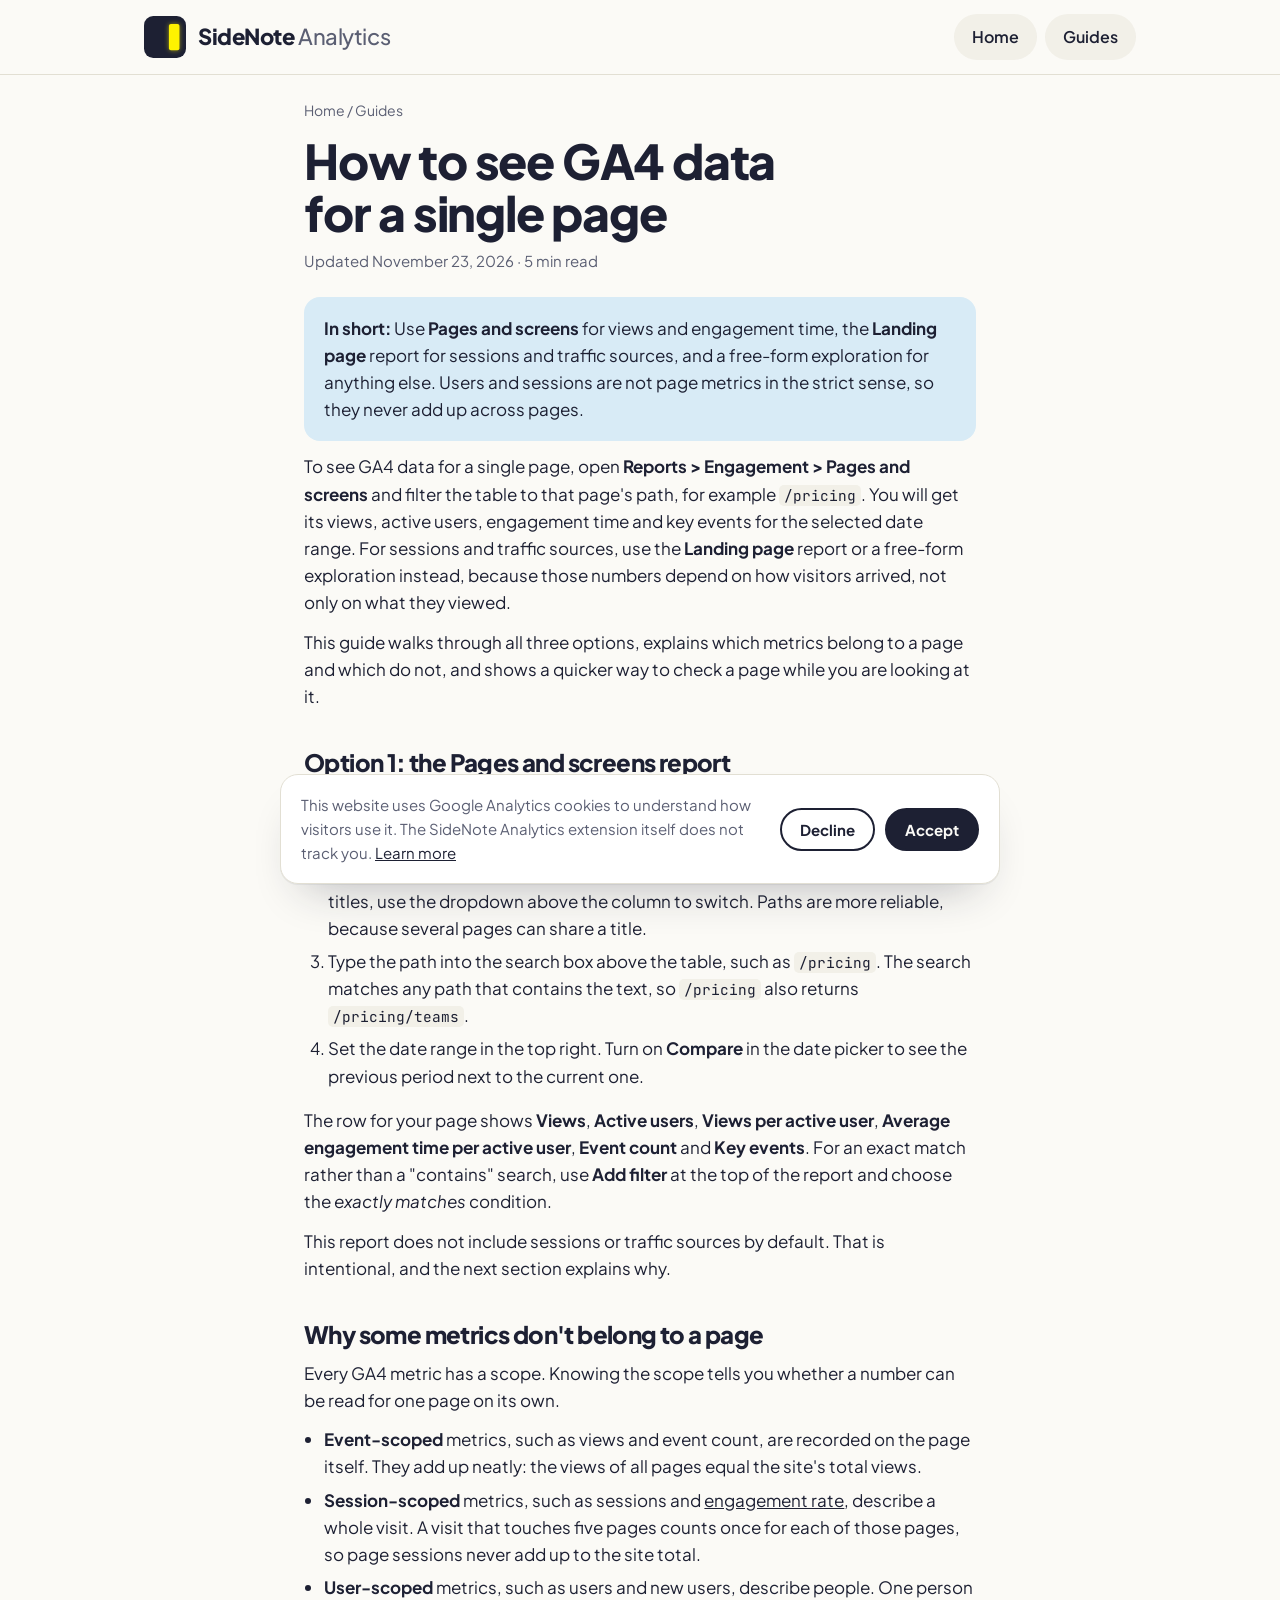
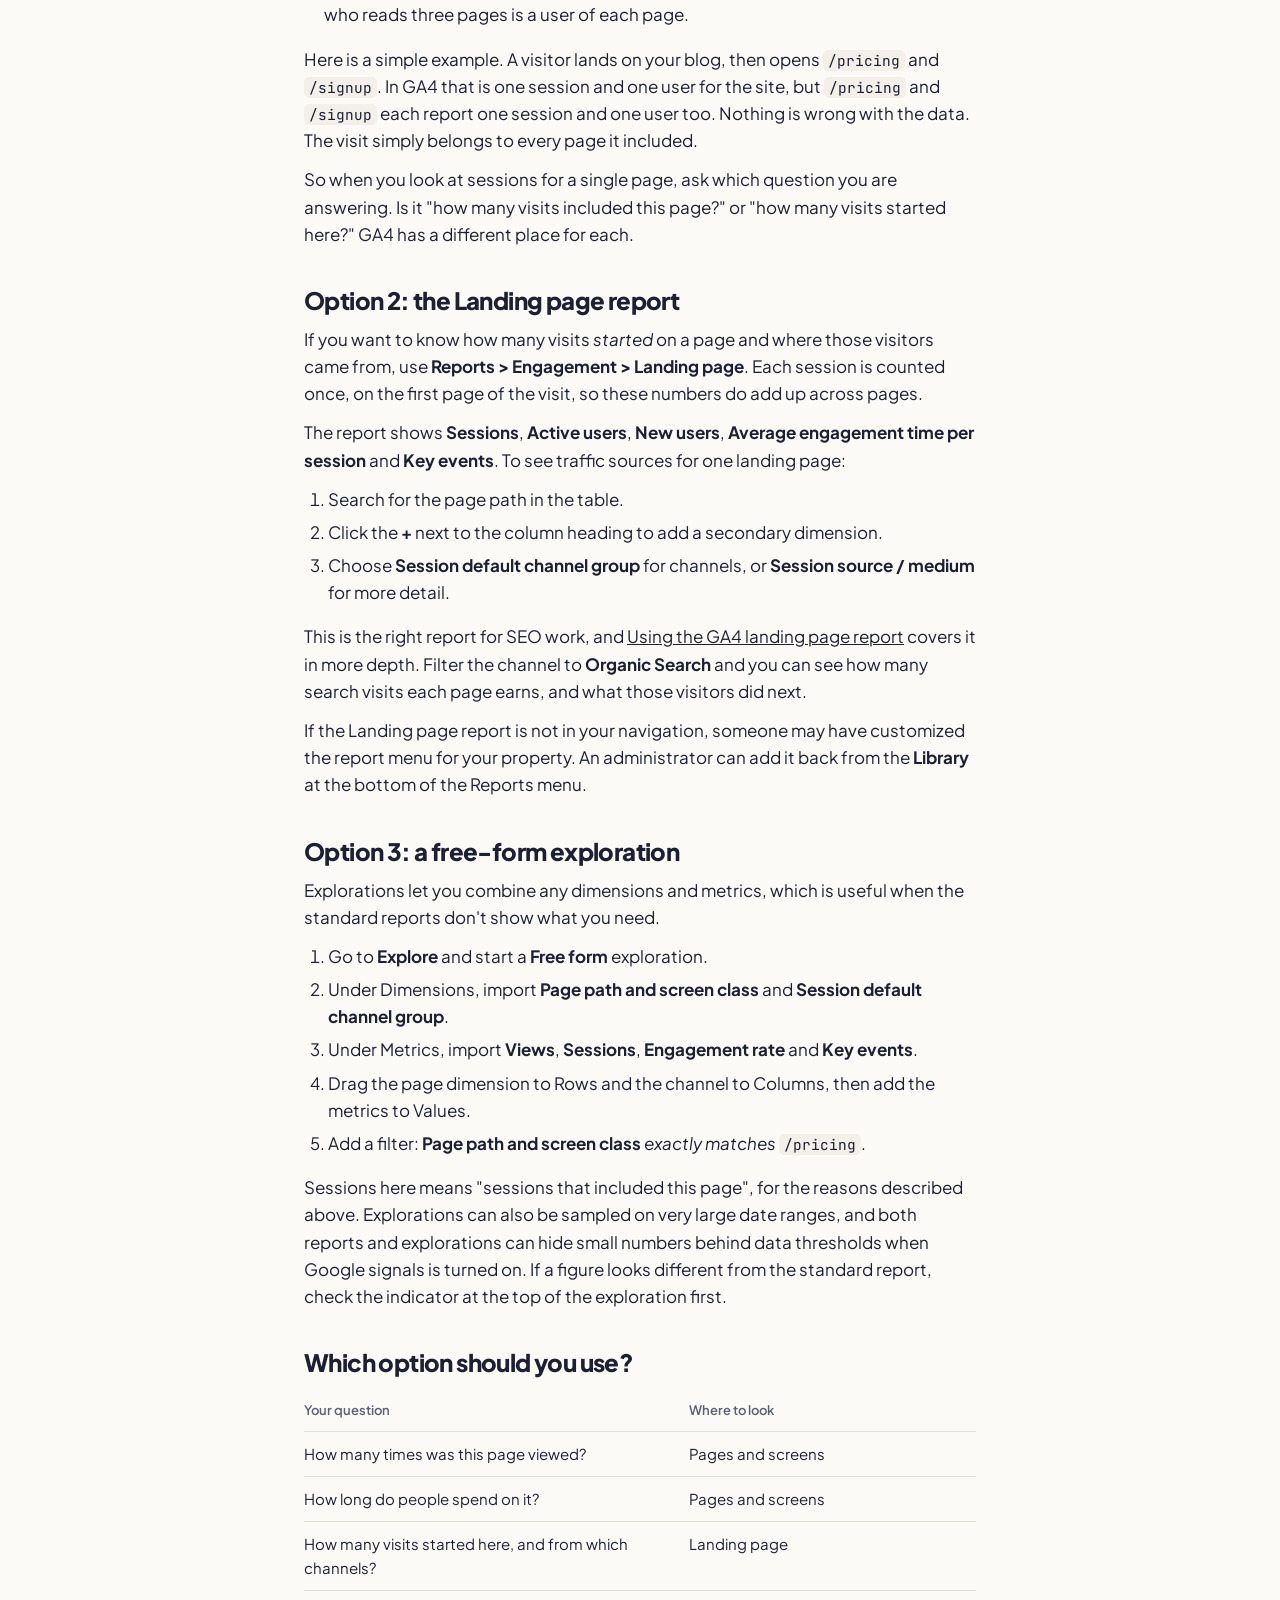
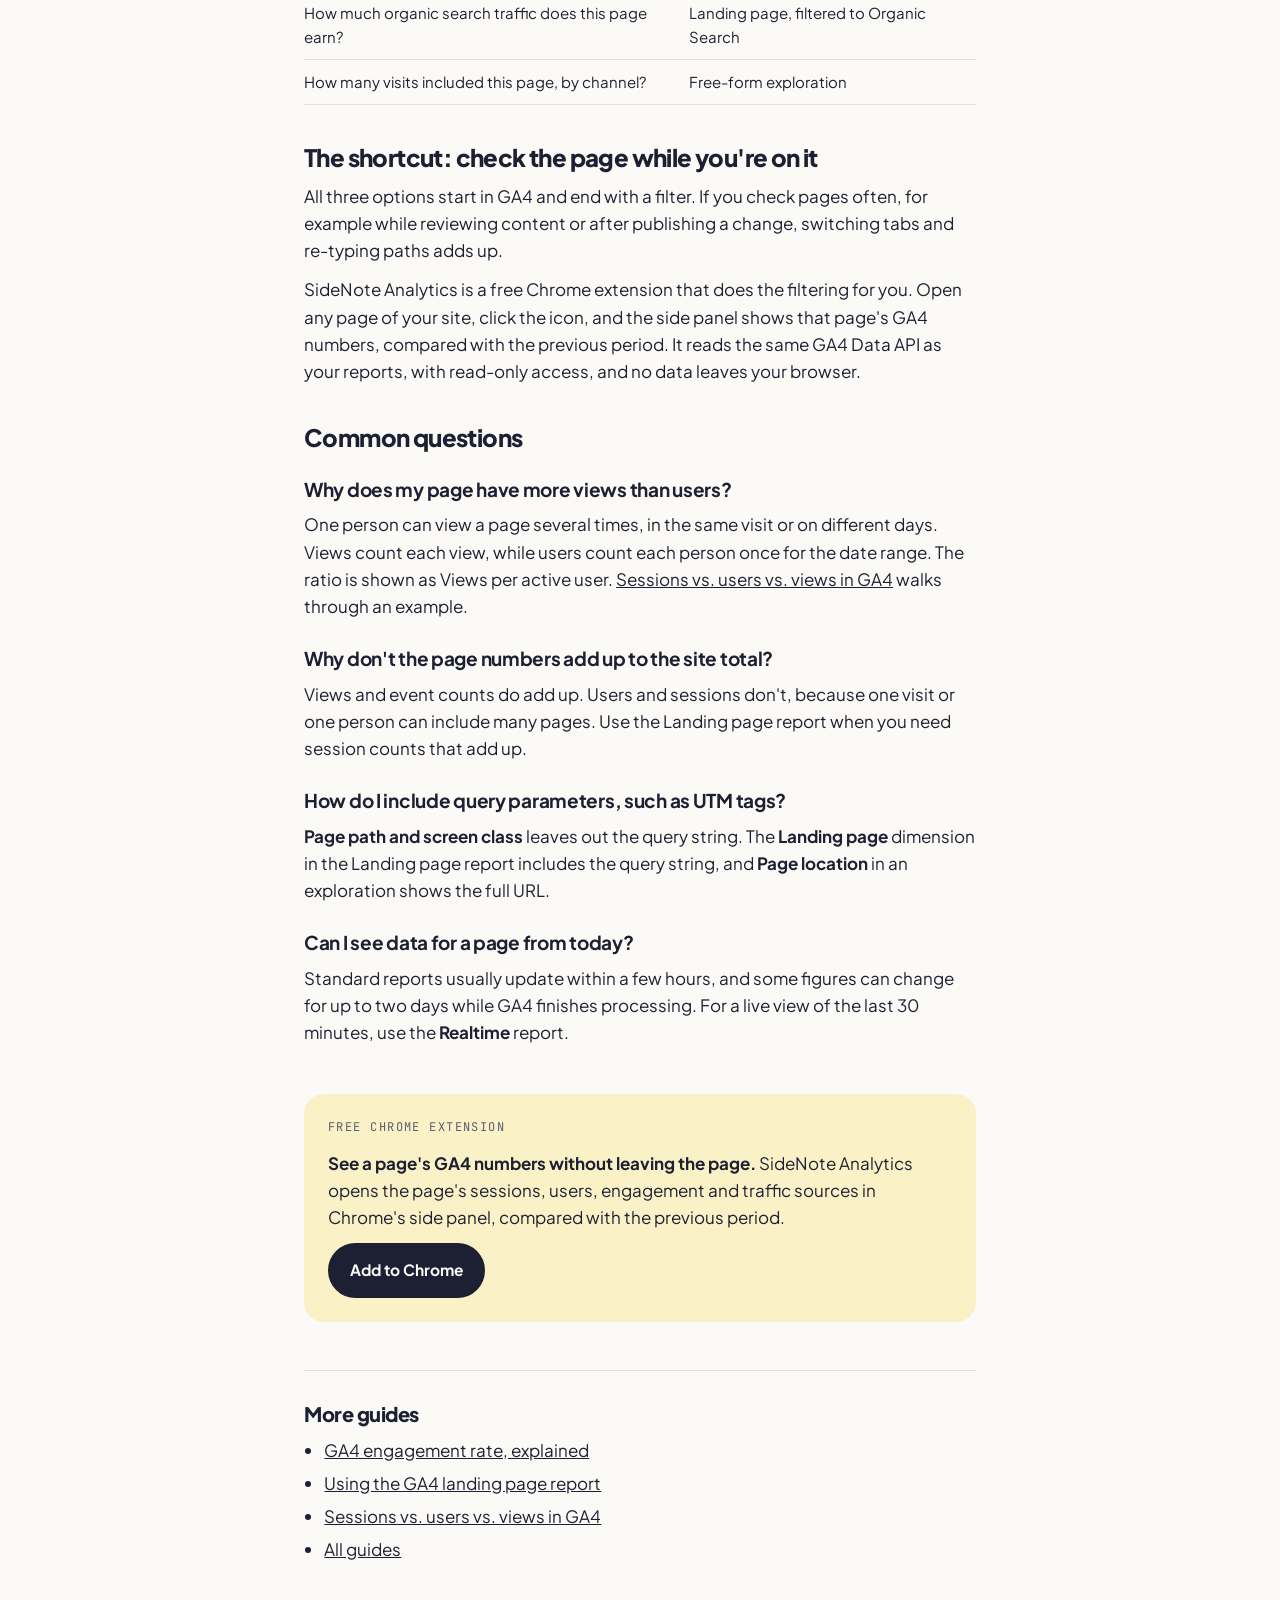
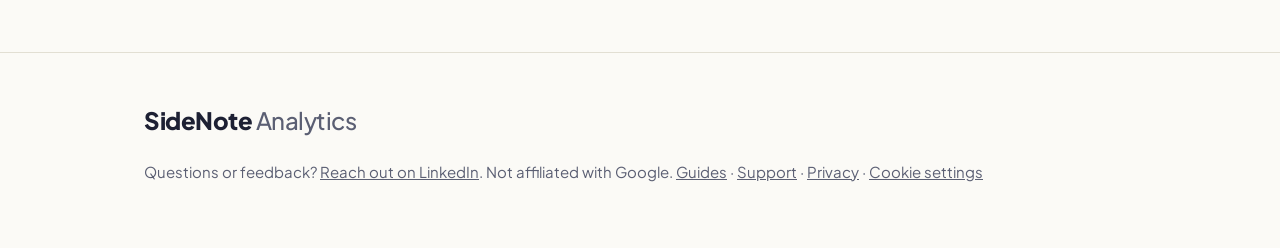
<file: guides/how-to-see-ga4-data-for-a-single-page/index.html>
<!doctype html>
<html lang="en">
<head>
<meta charset="utf-8">
<script>
window.dataLayer = window.dataLayer || [];
function gtag(){dataLayer.push(arguments);}
gtag('consent', 'default', {ad_storage: 'denied', ad_user_data: 'denied', ad_personalization: 'denied', analytics_storage: 'denied', wait_for_update: 500});
try { if (localStorage.getItem('sn-consent') === 'granted') gtag('consent', 'update', {analytics_storage: 'granted'}); } catch (e) {}
dataLayer.push({content_group: 'Guides', page_type: 'guide'});
</script>
<!-- Google Tag Manager -->
<script>(function(w,d,s,l,i){w[l]=w[l]||[];w[l].push({'gtm.start':
new Date().getTime(),event:'gtm.js'});var f=d.getElementsByTagName(s)[0],
j=d.createElement(s),dl=l!='dataLayer'?'&l='+l:'';j.async=true;j.src=
'https://www.googletagmanager.com/gtm.js?id='+i+dl;f.parentNode.insertBefore(j,f);
})(window,document,'script','dataLayer','GTM-KLZKFRTD');</script>
<!-- End Google Tag Manager -->
<meta name="viewport" content="width=device-width, initial-scale=1, viewport-fit=cover">
<title>How to see GA4 data for a single page · SideNote</title>
<meta name="description" content="Three ways to see GA4 views, users, sessions and traffic sources for one page, and why some page metrics never add up to the site total.">
<link rel="canonical" href="https://sidenoteanalytics.com/guides/how-to-see-ga4-data-for-a-single-page/">
<meta property="og:type" content="article">
<meta property="og:site_name" content="SideNote Analytics">
<meta property="og:title" content="How to see GA4 data for a single page · SideNote">
<meta property="og:description" content="Three ways to see GA4 views, users, sessions and traffic sources for one page, and why some page metrics never add up to the site total.">
<meta property="og:url" content="https://sidenoteanalytics.com/guides/how-to-see-ga4-data-for-a-single-page/">
<meta property="og:image" content="https://sidenoteanalytics.com/img/og.png">
<meta property="article:published_time" content="2026-10-24">
<meta property="article:modified_time" content="2026-11-23">
<meta name="twitter:card" content="summary_large_image">
<script type="application/ld+json">
{
  "@context": "https://schema.org",
  "@graph": [
    {
      "@type": "Article",
      "headline": "How to see GA4 data for a single page",
      "description": "Three ways to see GA4 views, users, sessions and traffic sources for one page, and why some page metrics never add up to the site total.",
      "datePublished": "2026-10-24",
      "dateModified": "2026-11-23",
      "mainEntityOfPage": "https://sidenoteanalytics.com/guides/how-to-see-ga4-data-for-a-single-page/",
      "image": "https://sidenoteanalytics.com/img/og.png",
      "author": { "@type": "Person", "name": "Veysel Mehmetoglu", "url": "https://www.linkedin.com/in/veyselm" },
      "publisher": { "@type": "Organization", "name": "SideNote Analytics", "url": "https://sidenoteanalytics.com/", "logo": "https://sidenoteanalytics.com/img/icon.png" }
    },
    {
      "@type": "BreadcrumbList",
      "itemListElement": [
        { "@type": "ListItem", "position": 1, "name": "Home", "item": "https://sidenoteanalytics.com/" },
        { "@type": "ListItem", "position": 2, "name": "Guides", "item": "https://sidenoteanalytics.com/guides/" },
        { "@type": "ListItem", "position": 3, "name": "How to see GA4 data for a single page" }
      ]
    }
  ]
}
</script>
<link rel="icon" href="/img/logo.svg" type="image/svg+xml">
<link rel="preconnect" href="https://fonts.googleapis.com">
<link rel="preconnect" href="https://fonts.gstatic.com" crossorigin>
<link rel="stylesheet" href="https://fonts.googleapis.com/css2?family=Plus+Jakarta+Sans:wght@400;500;600;700;800&family=JetBrains+Mono:wght@400;500&display=swap">
<link rel="stylesheet" href="/site.css?v=3">
</head>
<body>
<!-- Google Tag Manager (noscript) -->
<noscript><iframe src="https://www.googletagmanager.com/ns.html?id=GTM-KLZKFRTD" height="0" width="0" style="display:none;visibility:hidden"></iframe></noscript>
<!-- End Google Tag Manager (noscript) -->

<header class="top">
  <div class="wrap">
    <a class="brand" href="/" aria-label="SideNote Analytics home">
      <img class="mark" src="/img/logo.svg" alt="" width="42" height="42">
      <span>SideNote <span class="brand-soft">Analytics</span></span>
    </a>
    <nav class="links" aria-label="Sections"><a href="/">Home</a><a href="/guides/">Guides</a></nav>
  </div>
</header>

<main class="wrap doc guide">
  <nav class="crumbs" aria-label="Breadcrumb"><a href="/">Home</a> <span aria-hidden="true">/</span> <a href="/guides/">Guides</a></nav>
  <article>
    <h1>How to see GA4 data for a single page</h1>
    <p class="updated">Updated <time datetime="2026-11-23">November 23, 2026</time> · 5 min read</p>

    <div class="short">
      <p><b>In short:</b> Use <b>Pages and screens</b> for views and engagement time, the <b>Landing page</b> report for sessions and traffic sources, and a free-form exploration for anything else. Users and sessions are not page metrics in the strict sense, so they never add up across pages.</p>
    </div>

    <p>To see GA4 data for a single page, open <b>Reports &gt; Engagement &gt; Pages and screens</b> and filter the table to that page's path, for example <code>/pricing</code>. You will get its views, active users, engagement time and key events for the selected date range. For sessions and traffic sources, use the <b>Landing page</b> report or a free-form exploration instead, because those numbers depend on how visitors arrived, not only on what they viewed.</p>
    <p>This guide walks through all three options, explains which metrics belong to a page and which do not, and shows a quicker way to check a page while you are looking at it.</p>

    <h2>Option 1: the Pages and screens report</h2>
    <p>This is the fastest route, and it works in every GA4 property without any setup.</p>
    <ol>
      <li>In GA4, go to <b>Reports</b>, open <b>Engagement</b> and select <b>Pages and screens</b>.</li>
      <li>Check that the first column shows <b>Page path and screen class</b>. If it shows page titles, use the dropdown above the column to switch. Paths are more reliable, because several pages can share a title.</li>
      <li>Type the path into the search box above the table, such as <code>/pricing</code>. The search matches any path that contains the text, so <code>/pricing</code> also returns <code>/pricing/teams</code>.</li>
      <li>Set the date range in the top right. Turn on <b>Compare</b> in the date picker to see the previous period next to the current one.</li>
    </ol>
    <p>The row for your page shows <b>Views</b>, <b>Active users</b>, <b>Views per active user</b>, <b>Average engagement time per active user</b>, <b>Event count</b> and <b>Key events</b>. For an exact match rather than a "contains" search, use <b>Add filter</b> at the top of the report and choose the <i>exactly matches</i> condition.</p>
    <p>This report does not include sessions or traffic sources by default. That is intentional, and the next section explains why.</p>

    <h2>Why some metrics don't belong to a page</h2>
    <p>Every GA4 metric has a scope. Knowing the scope tells you whether a number can be read for one page on its own.</p>
    <ul>
      <li><b>Event-scoped</b> metrics, such as views and event count, are recorded on the page itself. They add up neatly: the views of all pages equal the site's total views.</li>
      <li><b>Session-scoped</b> metrics, such as sessions and <a href="/guides/ga4-engagement-rate-explained/">engagement rate</a>, describe a whole visit. A visit that touches five pages counts once for each of those pages, so page sessions never add up to the site total.</li>
      <li><b>User-scoped</b> metrics, such as users and new users, describe people. One person who reads three pages is a user of each page.</li>
    </ul>
    <p>Here is a simple example. A visitor lands on your blog, then opens <code>/pricing</code> and <code>/signup</code>. In GA4 that is one session and one user for the site, but <code>/pricing</code> and <code>/signup</code> each report one session and one user too. Nothing is wrong with the data. The visit simply belongs to every page it included.</p>
    <p>So when you look at sessions for a single page, ask which question you are answering. Is it "how many visits included this page?" or "how many visits started here?" GA4 has a different place for each.</p>

    <h2>Option 2: the Landing page report</h2>
    <p>If you want to know how many visits <i>started</i> on a page and where those visitors came from, use <b>Reports &gt; Engagement &gt; Landing page</b>. Each session is counted once, on the first page of the visit, so these numbers do add up across pages.</p>
    <p>The report shows <b>Sessions</b>, <b>Active users</b>, <b>New users</b>, <b>Average engagement time per session</b> and <b>Key events</b>. To see traffic sources for one landing page:</p>
    <ol>
      <li>Search for the page path in the table.</li>
      <li>Click the <b>+</b> next to the column heading to add a secondary dimension.</li>
      <li>Choose <b>Session default channel group</b> for channels, or <b>Session source / medium</b> for more detail.</li>
    </ol>
    <p>This is the right report for SEO work, and <a href="/guides/ga4-landing-page-report/">Using the GA4 landing page report</a> covers it in more depth. Filter the channel to <b>Organic Search</b> and you can see how many search visits each page earns, and what those visitors did next.</p>
    <p>If the Landing page report is not in your navigation, someone may have customized the report menu for your property. An administrator can add it back from the <b>Library</b> at the bottom of the Reports menu.</p>

    <h2>Option 3: a free-form exploration</h2>
    <p>Explorations let you combine any dimensions and metrics, which is useful when the standard reports don't show what you need.</p>
    <ol>
      <li>Go to <b>Explore</b> and start a <b>Free form</b> exploration.</li>
      <li>Under Dimensions, import <b>Page path and screen class</b> and <b>Session default channel group</b>.</li>
      <li>Under Metrics, import <b>Views</b>, <b>Sessions</b>, <b>Engagement rate</b> and <b>Key events</b>.</li>
      <li>Drag the page dimension to Rows and the channel to Columns, then add the metrics to Values.</li>
      <li>Add a filter: <b>Page path and screen class</b> <i>exactly matches</i> <code>/pricing</code>.</li>
    </ol>
    <p>Sessions here means "sessions that included this page", for the reasons described above. Explorations can also be sampled on very large date ranges, and both reports and explorations can hide small numbers behind data thresholds when Google signals is turned on. If a figure looks different from the standard report, check the indicator at the top of the exploration first.</p>

    <h2>Which option should you use?</h2>
    <div class="table-scroll">
      <table>
        <thead><tr><th>Your question</th><th>Where to look</th></tr></thead>
        <tbody>
          <tr><td>How many times was this page viewed?</td><td>Pages and screens</td></tr>
          <tr><td>How long do people spend on it?</td><td>Pages and screens</td></tr>
          <tr><td>How many visits started here, and from which channels?</td><td>Landing page</td></tr>
          <tr><td>How much organic search traffic does this page earn?</td><td>Landing page, filtered to Organic Search</td></tr>
          <tr><td>How many visits included this page, by channel?</td><td>Free-form exploration</td></tr>
        </tbody>
      </table>
    </div>

    <h2>The shortcut: check the page while you're on it</h2>
    <p>All three options start in GA4 and end with a filter. If you check pages often, for example while reviewing content or after publishing a change, switching tabs and re-typing paths adds up.</p>
    <p>SideNote Analytics is a free Chrome extension that does the filtering for you. Open any page of your site, click the icon, and the side panel shows that page's GA4 numbers, compared with the previous period. It reads the same GA4 Data API as your reports, with read-only access, and no data leaves your browser.</p>

    <h2>Common questions</h2>
    <h3>Why does my page have more views than users?</h3>
    <p>One person can view a page several times, in the same visit or on different days. Views count each view, while users count each person once for the date range. The ratio is shown as Views per active user. <a href="/guides/ga4-sessions-vs-users/">Sessions vs. users vs. views in GA4</a> walks through an example.</p>
    <h3>Why don't the page numbers add up to the site total?</h3>
    <p>Views and event counts do add up. Users and sessions don't, because one visit or one person can include many pages. Use the Landing page report when you need session counts that add up.</p>
    <h3>How do I include query parameters, such as UTM tags?</h3>
    <p><b>Page path and screen class</b> leaves out the query string. The <b>Landing page</b> dimension in the Landing page report includes the query string, and <b>Page location</b> in an exploration shows the full URL.</p>
    <h3>Can I see data for a page from today?</h3>
    <p>Standard reports usually update within a few hours, and some figures can change for up to two days while GA4 finishes processing. For a live view of the last 30 minutes, use the <b>Realtime</b> report.</p>

    <aside class="try" aria-label="SideNote Analytics">
      <p class="eyebrow">Free Chrome extension</p>
      <p><b>See a page's GA4 numbers without leaving the page.</b> SideNote Analytics opens the page's sessions, users, engagement and traffic sources in Chrome's side panel, compared with the previous period.</p>
      <a class="btn primary" href="https://chromewebstore.google.com/detail/sidenote-analytics/bgmgjefpcplopncgohninfdddjmldfml?utm_source=sidenoteanalytics.com&amp;utm_medium=guide&amp;utm_campaign=how-to-see-ga4-data-for-a-single-page" data-track="store_click" rel="noopener">Add to Chrome</a>
    </aside>

    <section class="related" aria-label="More guides">
      <h2>More guides</h2>
      <ul>
        <li><a href="/guides/ga4-engagement-rate-explained/">GA4 engagement rate, explained</a></li>
        <li><a href="/guides/ga4-landing-page-report/">Using the GA4 landing page report</a></li>
        <li><a href="/guides/ga4-sessions-vs-users/">Sessions vs. users vs. views in GA4</a></li>
        <li><a href="/guides/">All guides</a></li>
      </ul>
    </section>
  </article>
</main>

<footer>
  <div class="wrap">
    <span class="sign">SideNote <span class="brand-soft">Analytics</span></span>
    <p>Questions or feedback? <a href="https://www.linkedin.com/in/veyselm" rel="noopener">Reach out on LinkedIn</a>. Not affiliated with Google. <a href="/guides/">Guides</a> · <a href="/support.html">Support</a> · <a href="/privacy.html">Privacy</a> · <button type="button" class="link-btn" data-cookie-settings>Cookie settings</button></p>
  </div>
</footer>

<script src="/consent.js?v=5"></script>
<!-- Cloudflare Web Analytics: cookieless visit counts, independent of consent --><script type='module' src='https://static.cloudflareinsights.com/beacon.min.js' data-cf-beacon='{"token": "324d076cd57149ae91cb1d8261f0ad9f"}'></script><!-- End Cloudflare Web Analytics -->
</body>
</html>
</file>
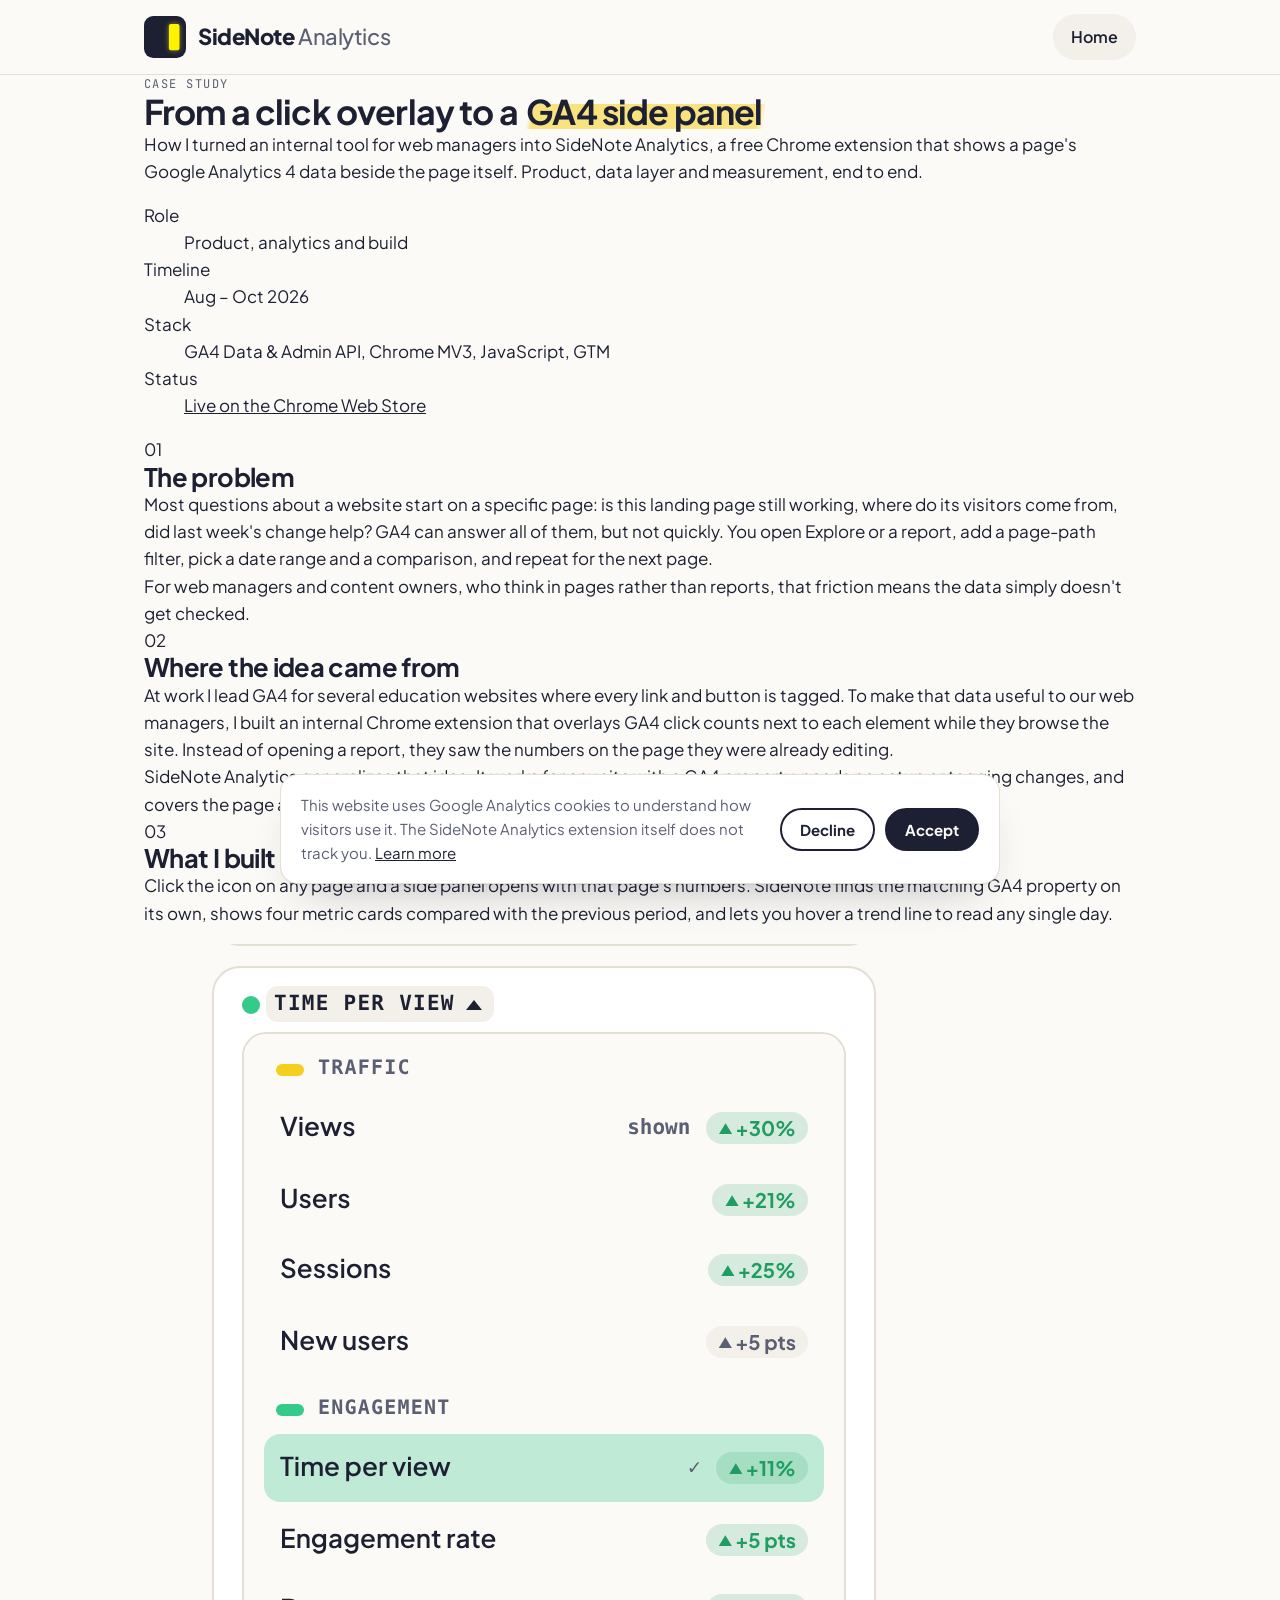
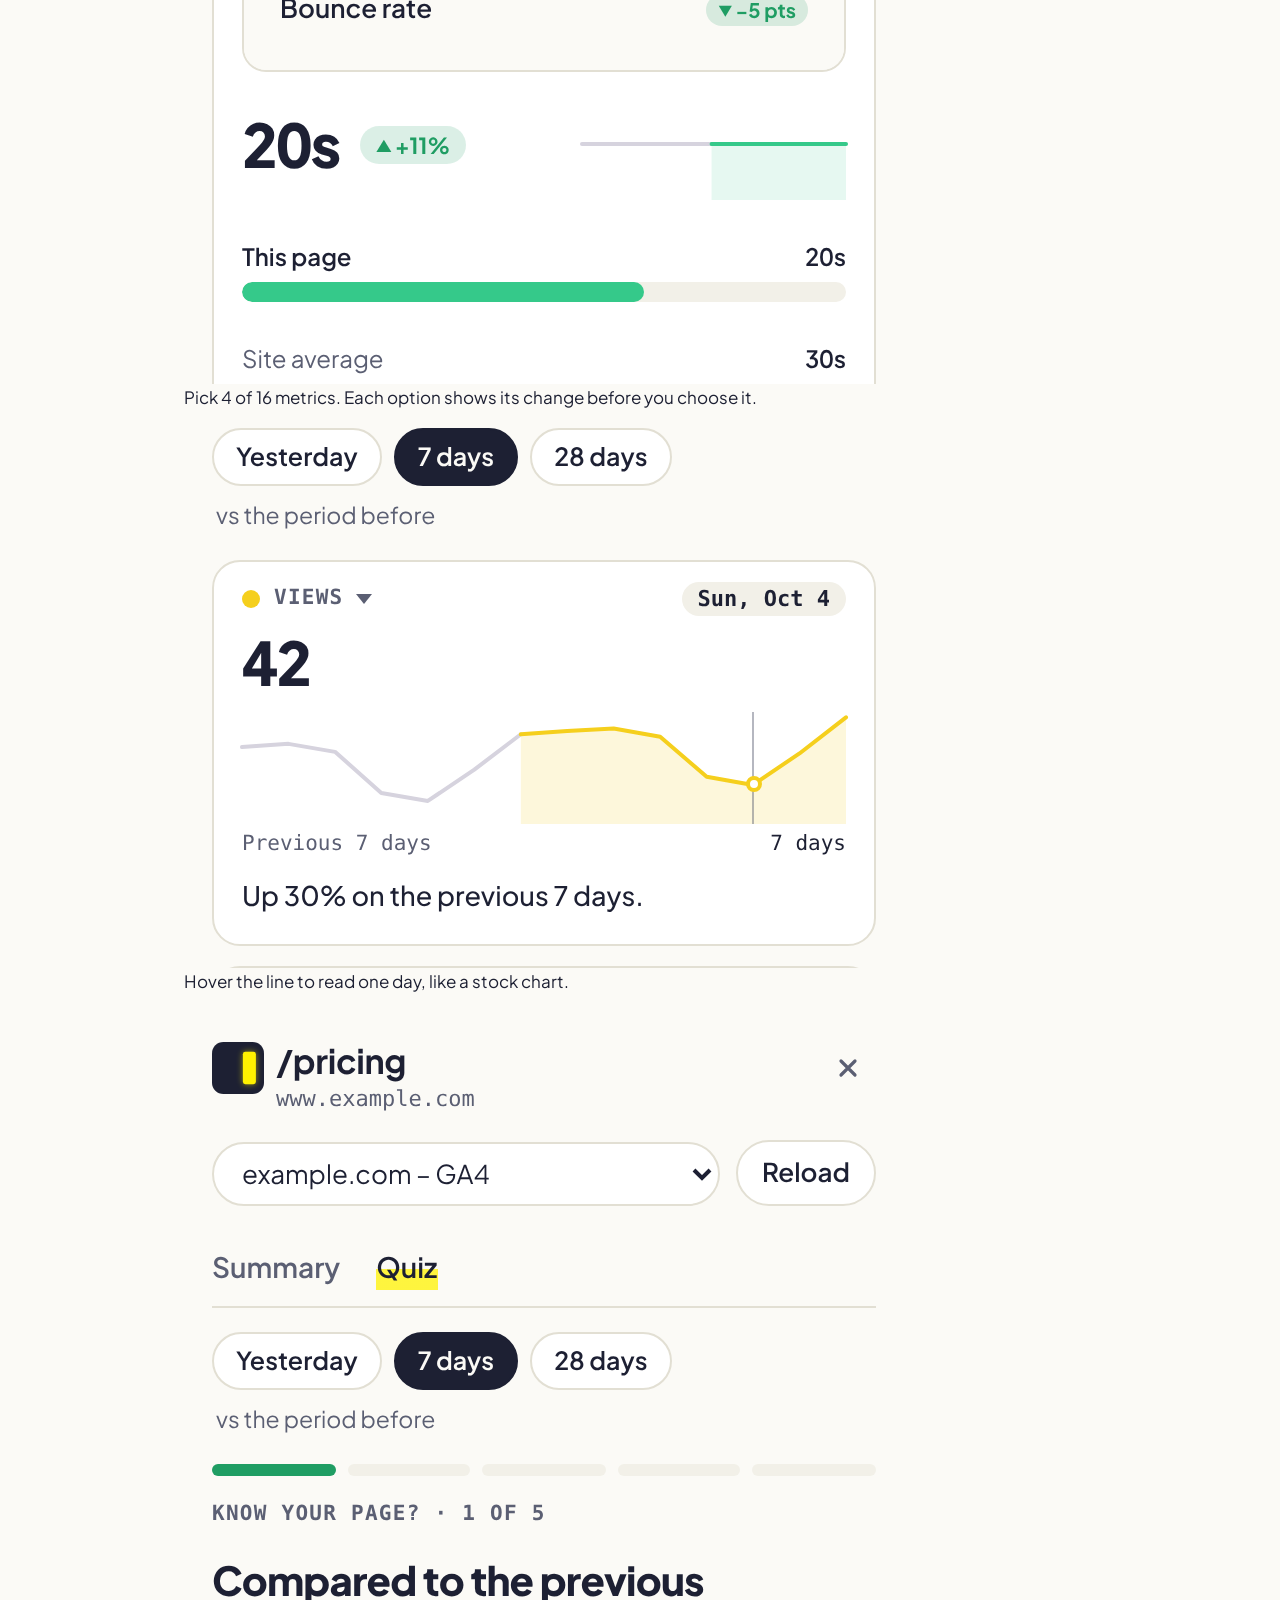
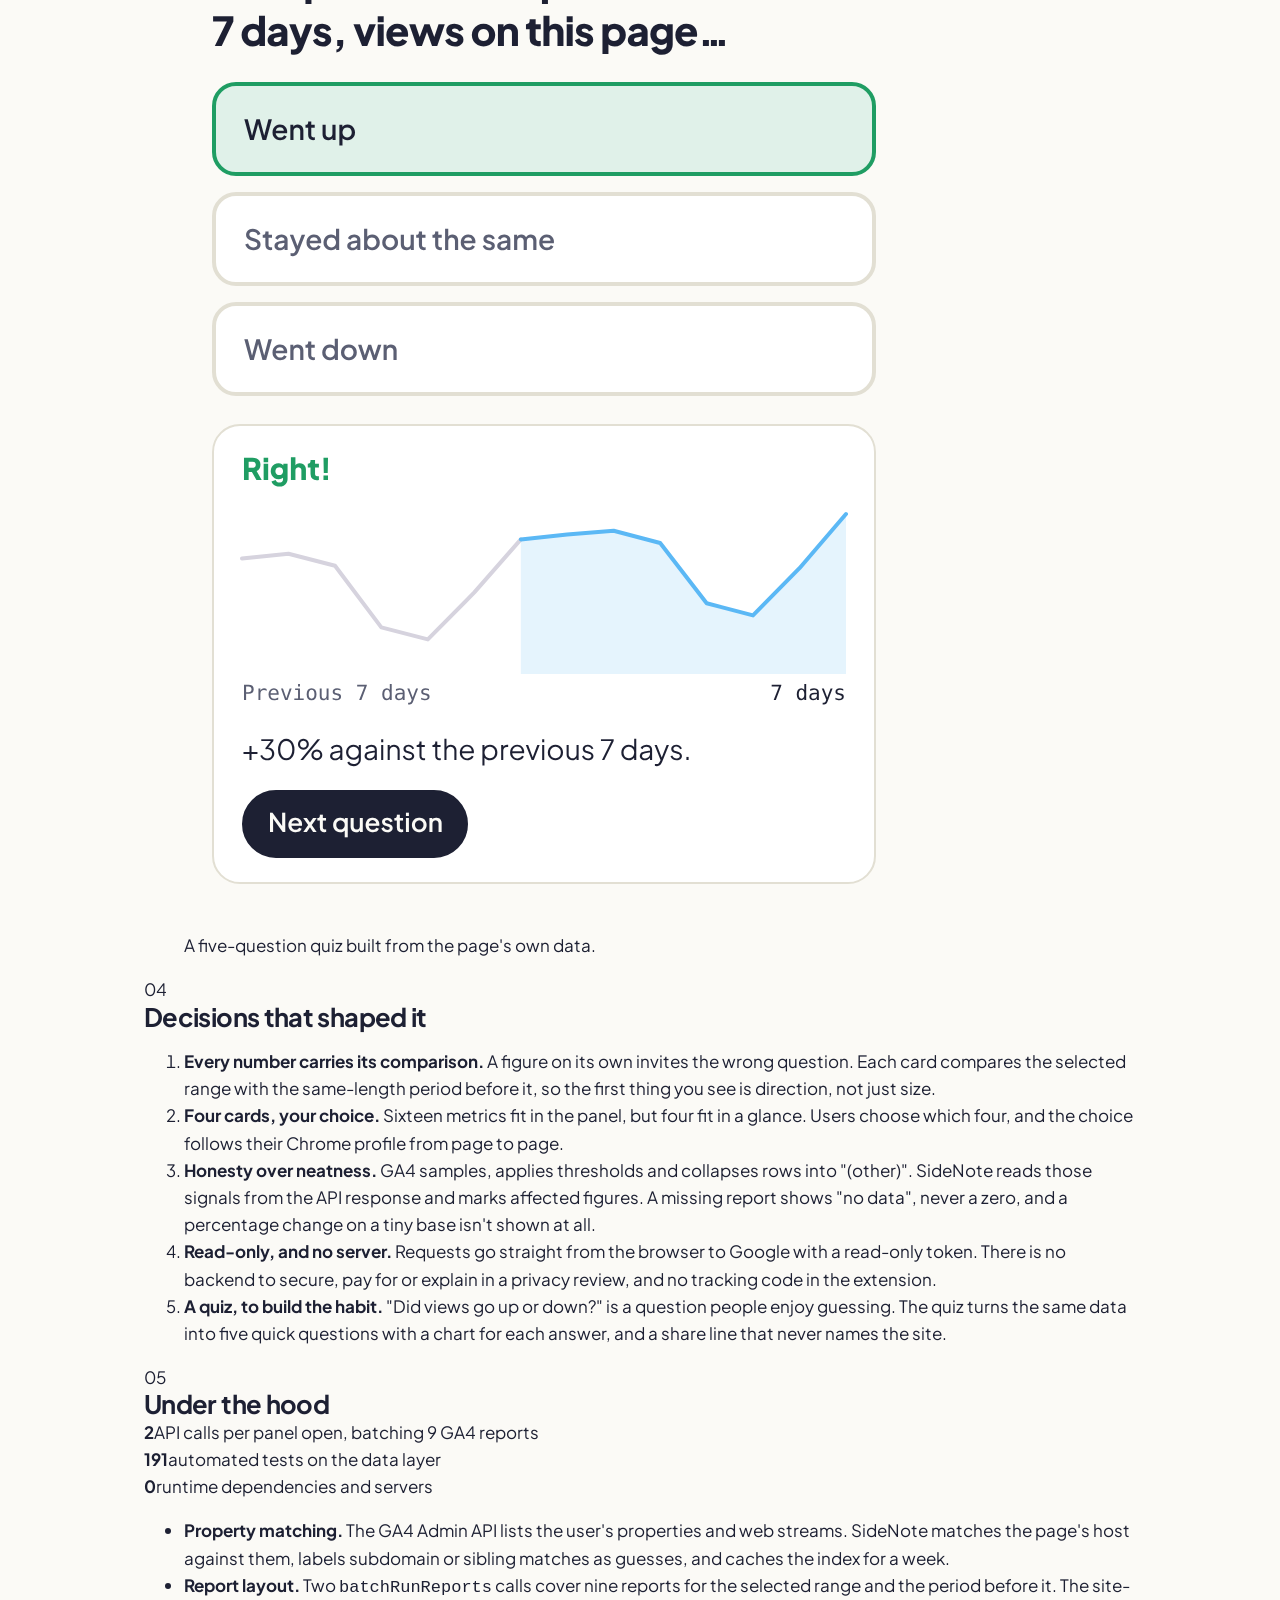
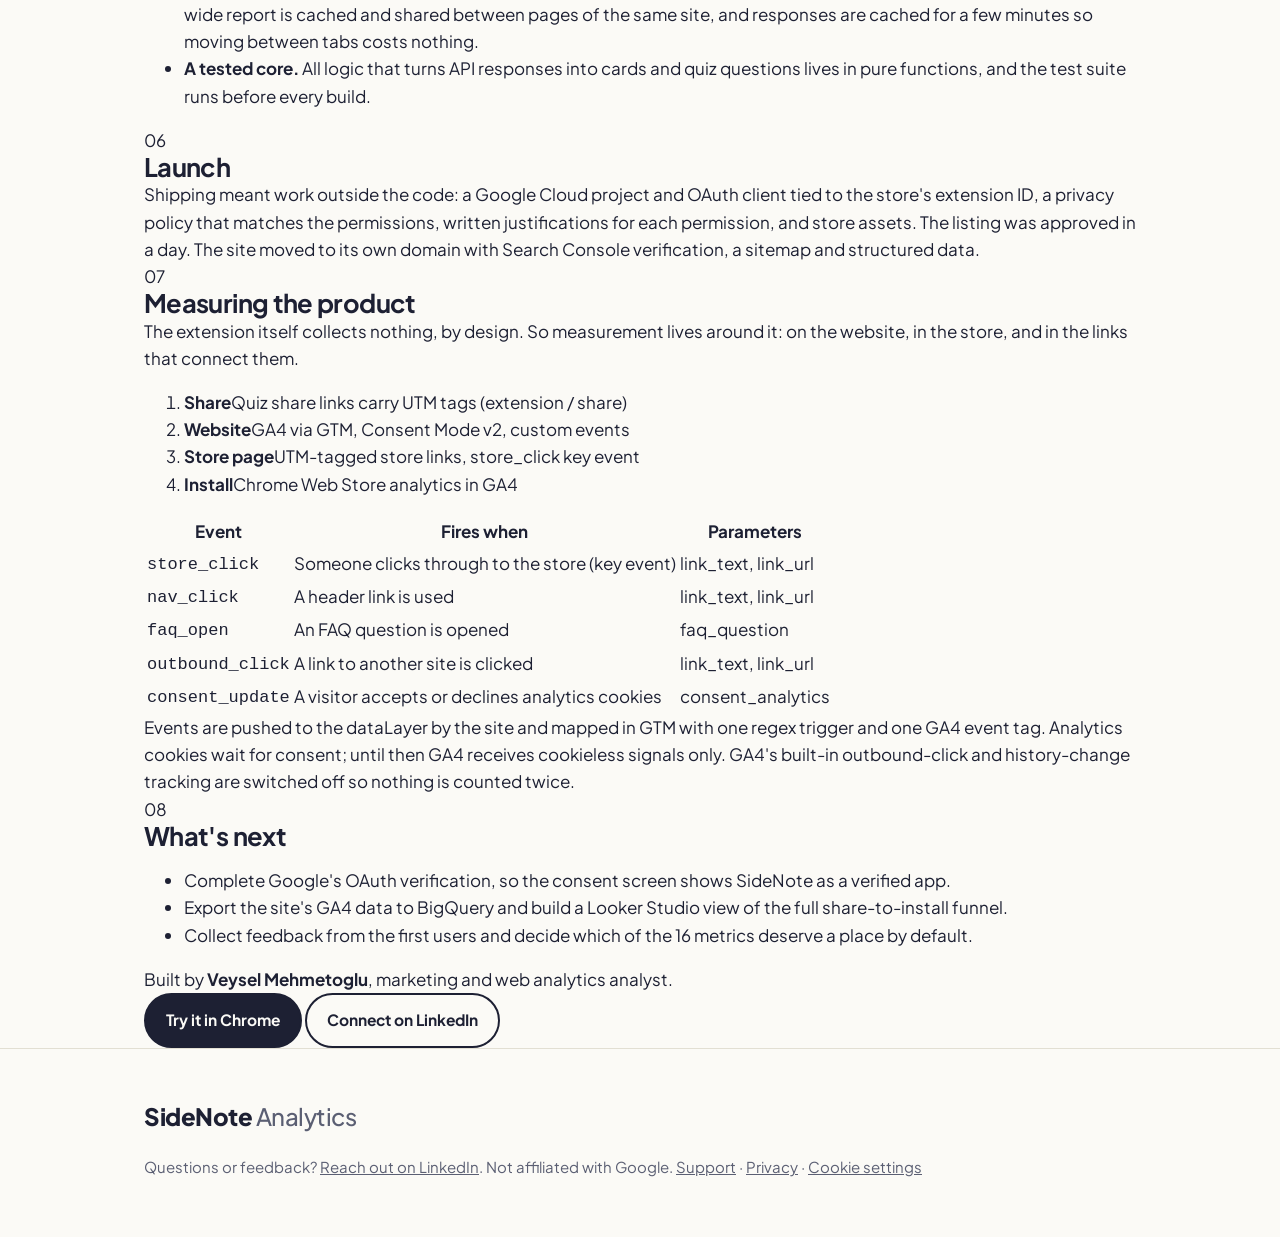
<file: case-study.html>
<!doctype html>
<html lang="en">
<head>
<meta charset="utf-8">
<script>
window.dataLayer = window.dataLayer || [];
function gtag(){dataLayer.push(arguments);}
gtag('consent', 'default', {ad_storage: 'denied', ad_user_data: 'denied', ad_personalization: 'denied', analytics_storage: 'denied', wait_for_update: 500});
try { if (localStorage.getItem('sn-consent') === 'granted') gtag('consent', 'update', {analytics_storage: 'granted'}); } catch (e) {}
</script>
<!-- Google Tag Manager -->
<script>(function(w,d,s,l,i){w[l]=w[l]||[];w[l].push({'gtm.start':
new Date().getTime(),event:'gtm.js'});var f=d.getElementsByTagName(s)[0],
j=d.createElement(s),dl=l!='dataLayer'?'&l='+l:'';j.async=true;j.src=
'https://www.googletagmanager.com/gtm.js?id='+i+dl;f.parentNode.insertBefore(j,f);
})(window,document,'script','dataLayer','GTM-KLZKFRTD');</script>
<!-- End Google Tag Manager -->
<meta name="viewport" content="width=device-width, initial-scale=1, viewport-fit=cover">
<title>Case study · SideNote Analytics</title>
<meta name="description" content="How SideNote Analytics went from an internal click overlay to a GA4 side panel on the Chrome Web Store: product decisions, the GA4 API layer and the measurement plan.">
<link rel="canonical" href="https://sidenoteanalytics.com/case-study.html">
<meta property="og:image" content="https://sidenoteanalytics.com/img/og.png">
<link rel="icon" href="img/logo.svg" type="image/svg+xml">
<link rel="preconnect" href="https://fonts.googleapis.com">
<link rel="preconnect" href="https://fonts.gstatic.com" crossorigin>
<link rel="stylesheet" href="https://fonts.googleapis.com/css2?family=Plus+Jakarta+Sans:wght@400;500;600;700;800&family=JetBrains+Mono:wght@400;500&display=swap">
<link rel="stylesheet" href="site.css?v=3">
</head>
<body>
<!-- Google Tag Manager (noscript) -->
<noscript><iframe src="https://www.googletagmanager.com/ns.html?id=GTM-KLZKFRTD" height="0" width="0" style="display:none;visibility:hidden"></iframe></noscript>
<!-- End Google Tag Manager (noscript) -->

<header class="top">
  <div class="wrap">
    <a class="brand" href="./" aria-label="SideNote Analytics home">
      <img class="mark" src="img/logo.svg" alt="" width="42" height="42">
      <span>SideNote <span class="brand-soft">Analytics</span></span>
    </a>
    <nav class="links" aria-label="Sections"><a href="./">Home</a></nav>
  </div>
</header>

<main class="cs">
  <header class="cs-hero wrap">
    <p class="eyebrow">Case study</p>
    <h1>From a click overlay to a <span class="hl c-alive">GA4 side panel</span></h1>
    <p class="cs-lede">How I turned an internal tool for web managers into SideNote Analytics, a free Chrome extension that shows a page's Google Analytics 4 data beside the page itself. Product, data layer and measurement, end to end.</p>
    <dl class="cs-meta">
      <div><dt>Role</dt><dd>Product, analytics and build</dd></div>
      <div><dt>Timeline</dt><dd>Aug – Oct 2026</dd></div>
      <div><dt>Stack</dt><dd>GA4 Data &amp; Admin API, Chrome MV3, JavaScript, GTM</dd></div>
      <div><dt>Status</dt><dd><a href="https://chromewebstore.google.com/detail/sidenote-analytics/bgmgjefpcplopncgohninfdddjmldfml?utm_source=sidenoteanalytics.com&amp;utm_medium=website&amp;utm_campaign=case_study" data-track="store_click" rel="noopener">Live on the Chrome Web Store</a></dd></div>
    </dl>
  </header>

  <section class="cs-sec wrap">
    <div class="cs-label"><span>01</span><h2>The problem</h2></div>
    <div class="cs-body">
      <p>Most questions about a website start on a specific page: is this landing page still working, where do its visitors come from, did last week's change help? GA4 can answer all of them, but not quickly. You open Explore or a report, add a page-path filter, pick a date range and a comparison, and repeat for the next page.</p>
      <p>For web managers and content owners, who think in pages rather than reports, that friction means the data simply doesn't get checked.</p>
    </div>
  </section>

  <section class="cs-sec wrap">
    <div class="cs-label"><span>02</span><h2>Where the idea came from</h2></div>
    <div class="cs-body">
      <p>At work I lead GA4 for several education websites where every link and button is tagged. To make that data useful to our web managers, I built an internal Chrome extension that overlays GA4 click counts next to each element while they browse the site. Instead of opening a report, they saw the numbers on the page they were already editing.</p>
      <p>SideNote Analytics generalizes that idea. It works for any site with a GA4 property, needs no setup or tagging changes, and covers the page as a whole rather than individual clicks.</p>
    </div>
  </section>

  <section class="cs-sec wrap">
    <div class="cs-label"><span>03</span><h2>What I built</h2></div>
    <div class="cs-body">
      <p>Click the icon on any page and a side panel opens with that page's numbers. SideNote finds the matching GA4 property on its own, shows four metric cards compared with the previous period, and lets you hover a trend line to read any single day.</p>
      <div class="cs-shots">
        <figure><img src="img/panel-picker.png" width="720" height="1040" alt="The metric picker, showing each metric's change before you choose it." loading="lazy"><figcaption>Pick 4 of 16 metrics. Each option shows its change before you choose it.</figcaption></figure>
        <figure><img src="img/panel-hover.png" width="720" height="540" alt="Hovering the trend line shows a single day's value." loading="lazy"><figcaption>Hover the line to read one day, like a stock chart.</figcaption></figure>
        <figure><img src="img/panel-quiz.png" width="720" height="1040" alt="The quiz tab asking whether views went up or down." loading="lazy"><figcaption>A five-question quiz built from the page's own data.</figcaption></figure>
      </div>
    </div>
  </section>

  <section class="cs-sec wrap">
    <div class="cs-label"><span>04</span><h2>Decisions that shaped it</h2></div>
    <div class="cs-body">
      <ol class="cs-decisions">
        <li><b>Every number carries its comparison.</b> A figure on its own invites the wrong question. Each card compares the selected range with the same-length period before it, so the first thing you see is direction, not just size.</li>
        <li><b>Four cards, your choice.</b> Sixteen metrics fit in the panel, but four fit in a glance. Users choose which four, and the choice follows their Chrome profile from page to page.</li>
        <li><b>Honesty over neatness.</b> GA4 samples, applies thresholds and collapses rows into "(other)". SideNote reads those signals from the API response and marks affected figures. A missing report shows "no data", never a zero, and a percentage change on a tiny base isn't shown at all.</li>
        <li><b>Read-only, and no server.</b> Requests go straight from the browser to Google with a read-only token. There is no backend to secure, pay for or explain in a privacy review, and no tracking code in the extension.</li>
        <li><b>A quiz, to build the habit.</b> "Did views go up or down?" is a question people enjoy guessing. The quiz turns the same data into five quick questions with a chart for each answer, and a share line that never names the site.</li>
      </ol>
    </div>
  </section>

  <section class="cs-sec wrap">
    <div class="cs-label"><span>05</span><h2>Under the hood</h2></div>
    <div class="cs-body">
      <div class="cs-stats">
        <div><b>2</b><span>API calls per panel open, batching 9 GA4 reports</span></div>
        <div><b>191</b><span>automated tests on the data layer</span></div>
        <div><b>0</b><span>runtime dependencies and servers</span></div>
      </div>
      <ul class="cs-list">
        <li><b>Property matching.</b> The GA4 Admin API lists the user's properties and web streams. SideNote matches the page's host against them, labels subdomain or sibling matches as guesses, and caches the index for a week.</li>
        <li><b>Report layout.</b> Two <code>batchRunReports</code> calls cover nine reports for the selected range and the period before it. The site-wide report is cached and shared between pages of the same site, and responses are cached for a few minutes so moving between tabs costs nothing.</li>
        <li><b>A tested core.</b> All logic that turns API responses into cards and quiz questions lives in pure functions, and the test suite runs before every build.</li>
      </ul>
    </div>
  </section>

  <section class="cs-sec wrap">
    <div class="cs-label"><span>06</span><h2>Launch</h2></div>
    <div class="cs-body">
      <p>Shipping meant work outside the code: a Google Cloud project and OAuth client tied to the store's extension ID, a privacy policy that matches the permissions, written justifications for each permission, and store assets. The listing was approved in a day. The site moved to its own domain with Search Console verification, a sitemap and structured data.</p>
    </div>
  </section>

  <section class="cs-sec wrap">
    <div class="cs-label"><span>07</span><h2>Measuring the product</h2></div>
    <div class="cs-body">
      <p>The extension itself collects nothing, by design. So measurement lives around it: on the website, in the store, and in the links that connect them.</p>
      <ol class="cs-funnel" aria-label="Measured funnel">
        <li><b>Share</b><span>Quiz share links carry UTM tags (extension / share)</span></li>
        <li><b>Website</b><span>GA4 via GTM, Consent Mode v2, custom events</span></li>
        <li><b>Store page</b><span>UTM-tagged store links, store_click key event</span></li>
        <li><b>Install</b><span>Chrome Web Store analytics in GA4</span></li>
      </ol>
      <div class="table-scroll">
        <table>
          <thead><tr><th>Event</th><th>Fires when</th><th>Parameters</th></tr></thead>
          <tbody>
            <tr><td><code>store_click</code></td><td>Someone clicks through to the store (key event)</td><td>link_text, link_url</td></tr>
            <tr><td><code>nav_click</code></td><td>A header link is used</td><td>link_text, link_url</td></tr>
            <tr><td><code>faq_open</code></td><td>An FAQ question is opened</td><td>faq_question</td></tr>
            <tr><td><code>outbound_click</code></td><td>A link to another site is clicked</td><td>link_text, link_url</td></tr>
            <tr><td><code>consent_update</code></td><td>A visitor accepts or declines analytics cookies</td><td>consent_analytics</td></tr>
          </tbody>
        </table>
      </div>
      <p>Events are pushed to the dataLayer by the site and mapped in GTM with one regex trigger and one GA4 event tag. Analytics cookies wait for consent; until then GA4 receives cookieless signals only. GA4's built-in outbound-click and history-change tracking are switched off so nothing is counted twice.</p>
    </div>
  </section>

  <section class="cs-sec wrap">
    <div class="cs-label"><span>08</span><h2>What's next</h2></div>
    <div class="cs-body">
      <ul class="cs-list">
        <li>Complete Google's OAuth verification, so the consent screen shows SideNote as a verified app.</li>
        <li>Export the site's GA4 data to BigQuery and build a Looker Studio view of the full share-to-install funnel.</li>
        <li>Collect feedback from the first users and decide which of the 16 metrics deserve a place by default.</li>
      </ul>
    </div>
  </section>

  <section class="cs-end wrap">
    <p>Built by <b>Veysel Mehmetoglu</b>, marketing and web analytics analyst.</p>
    <div class="cs-cta">
      <a class="btn primary" href="https://chromewebstore.google.com/detail/sidenote-analytics/bgmgjefpcplopncgohninfdddjmldfml?utm_source=sidenoteanalytics.com&amp;utm_medium=website&amp;utm_campaign=case_study" data-track="store_click" rel="noopener">Try it in Chrome</a>
      <a class="btn ghost" href="https://www.linkedin.com/in/veyselm" rel="noopener">Connect on LinkedIn</a>
    </div>
  </section>
</main>

<footer>
  <div class="wrap">
    <span class="sign">SideNote <span class="brand-soft">Analytics</span></span>
    <p>Questions or feedback? <a href="https://www.linkedin.com/in/veyselm" rel="noopener">Reach out on LinkedIn</a>. Not affiliated with Google. <a href="support.html">Support</a> · <a href="privacy.html">Privacy</a> · <button type="button" class="link-btn" data-cookie-settings>Cookie settings</button></p>
  </div>
</footer>

<script src="consent.js?v=4"></script>
</body>
</html>
</file>
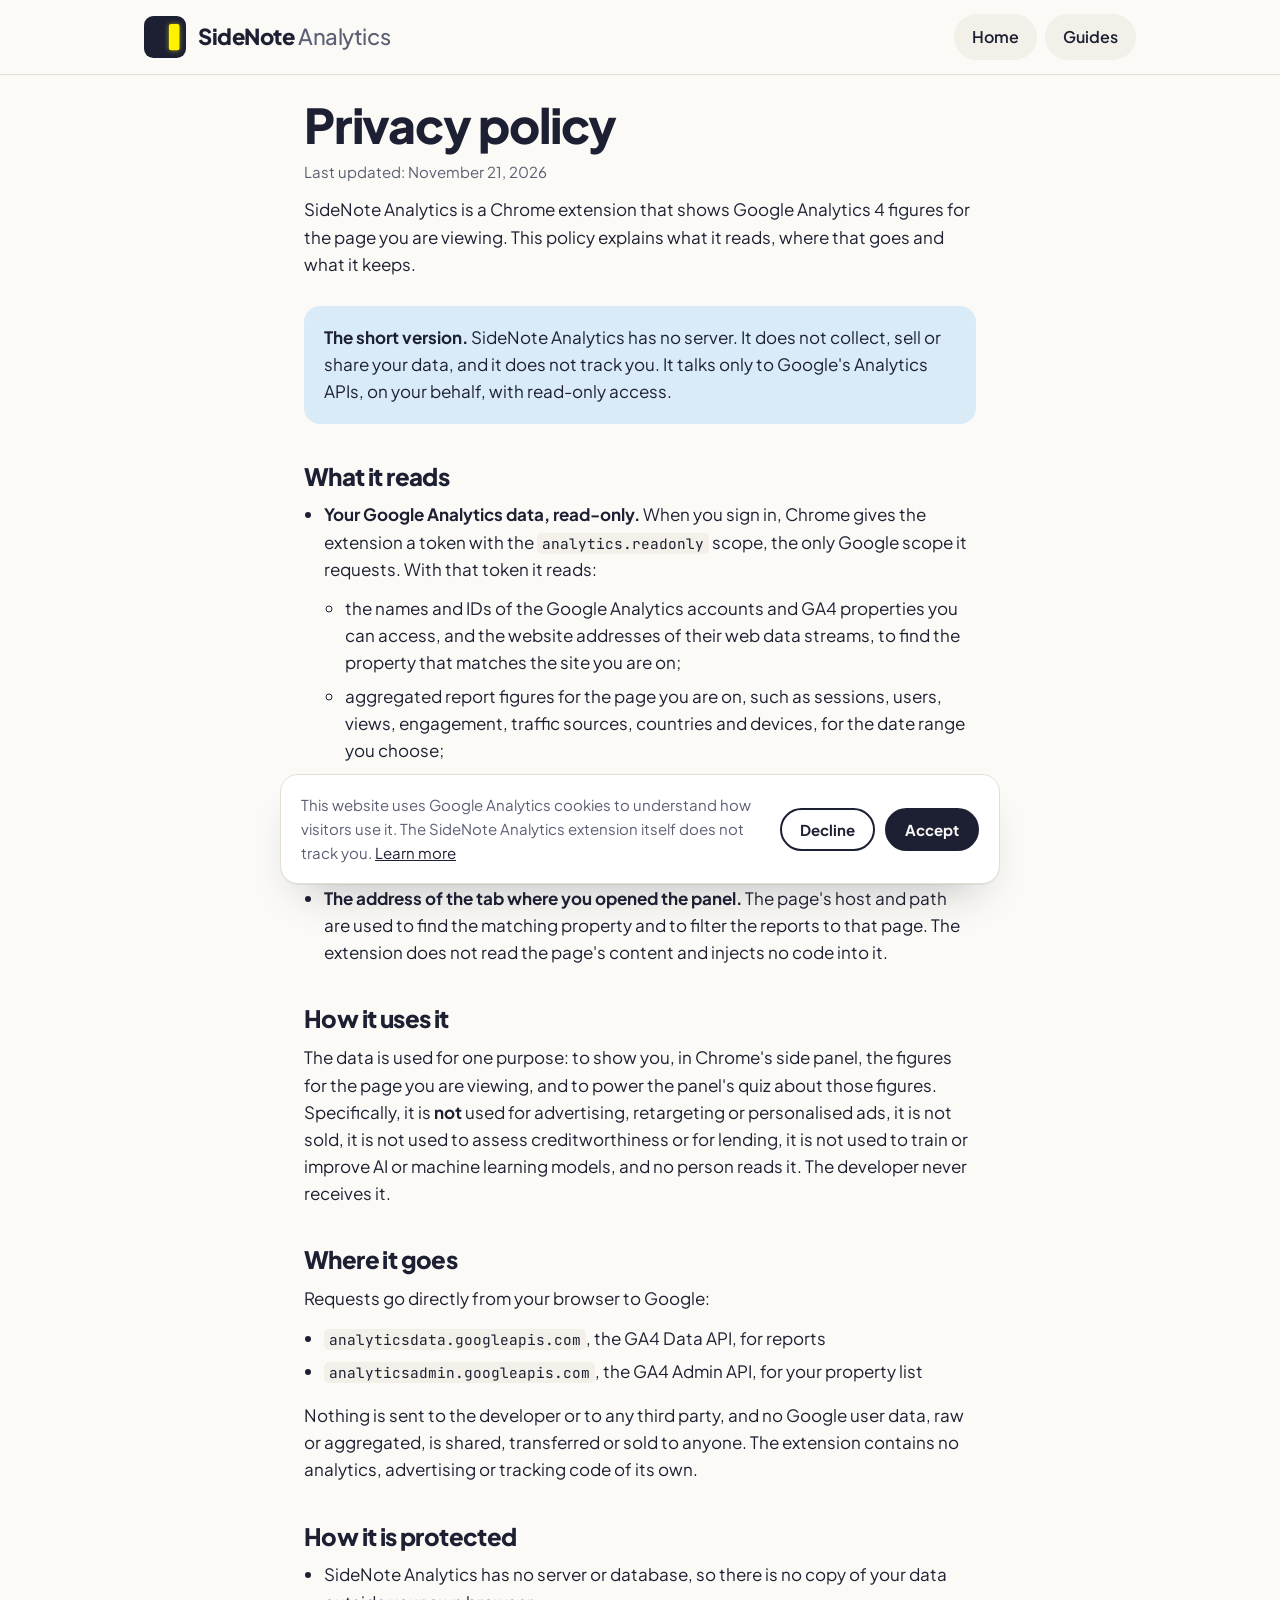
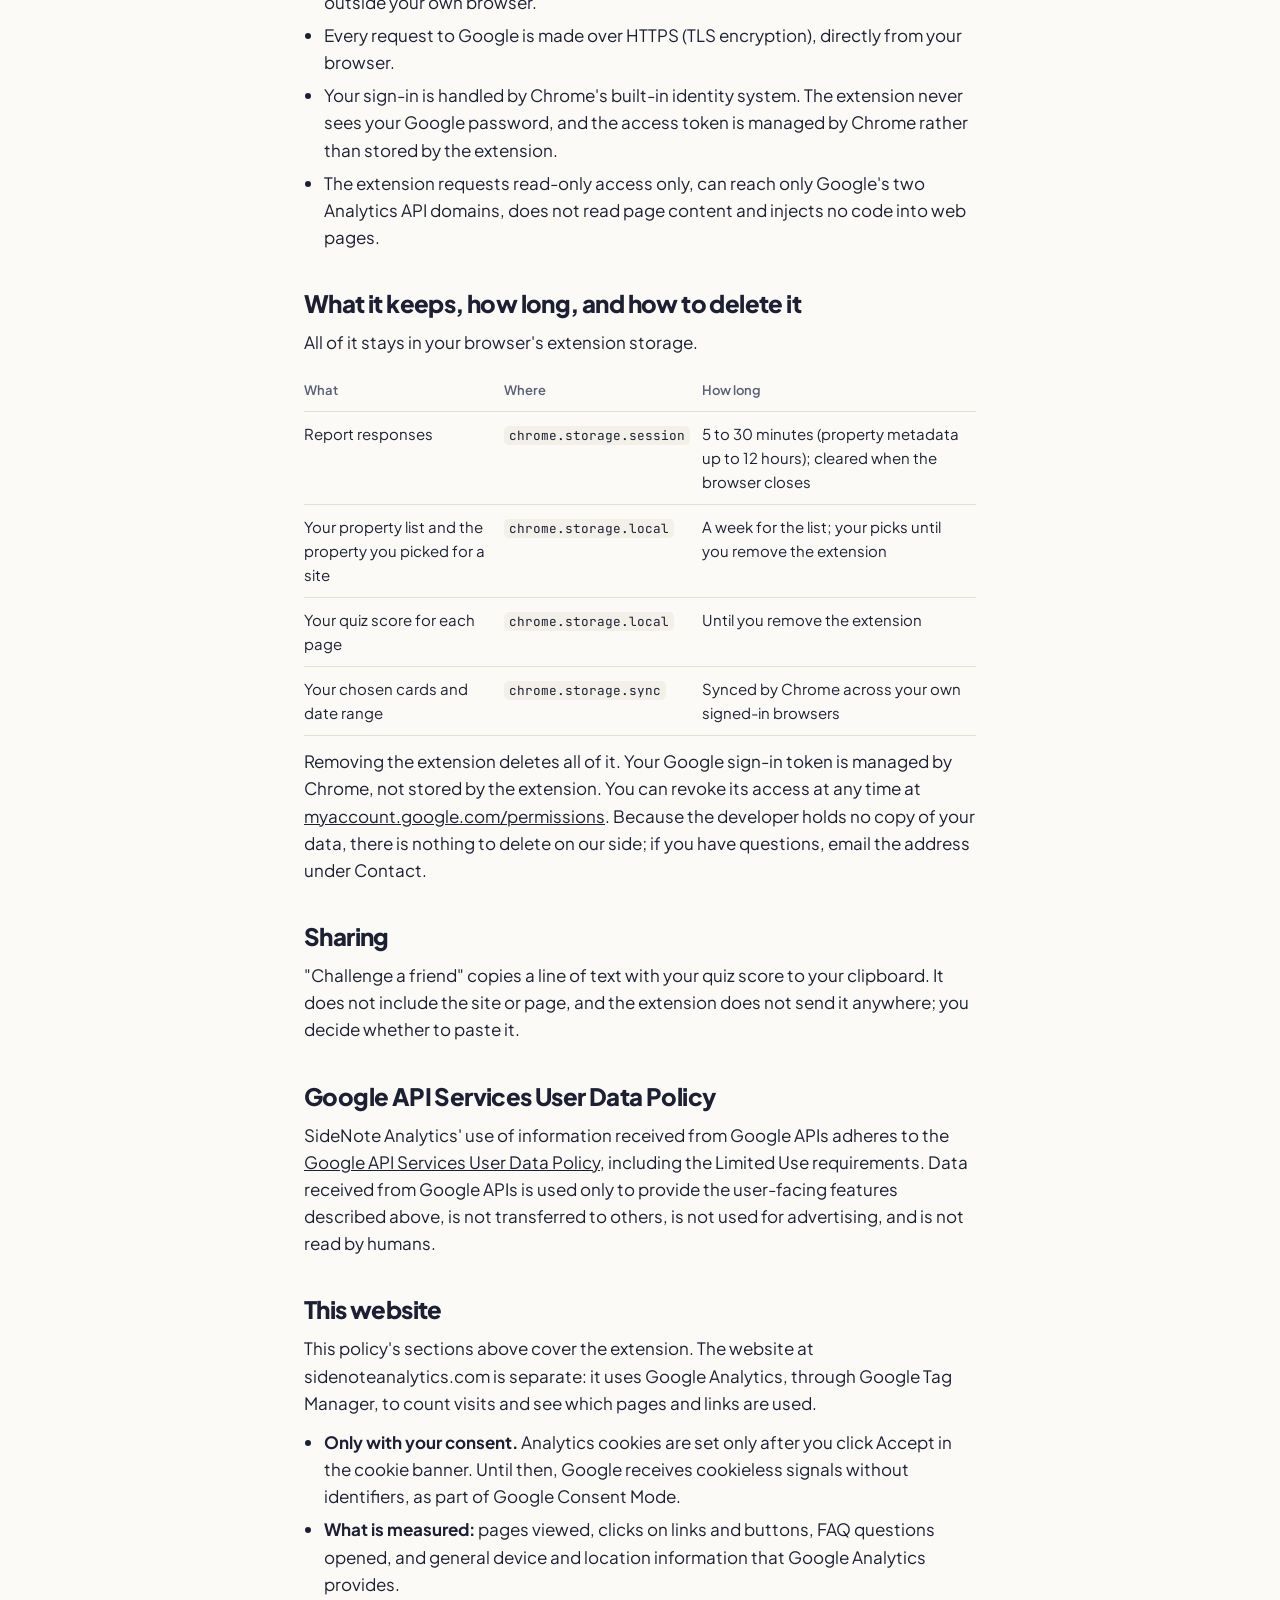
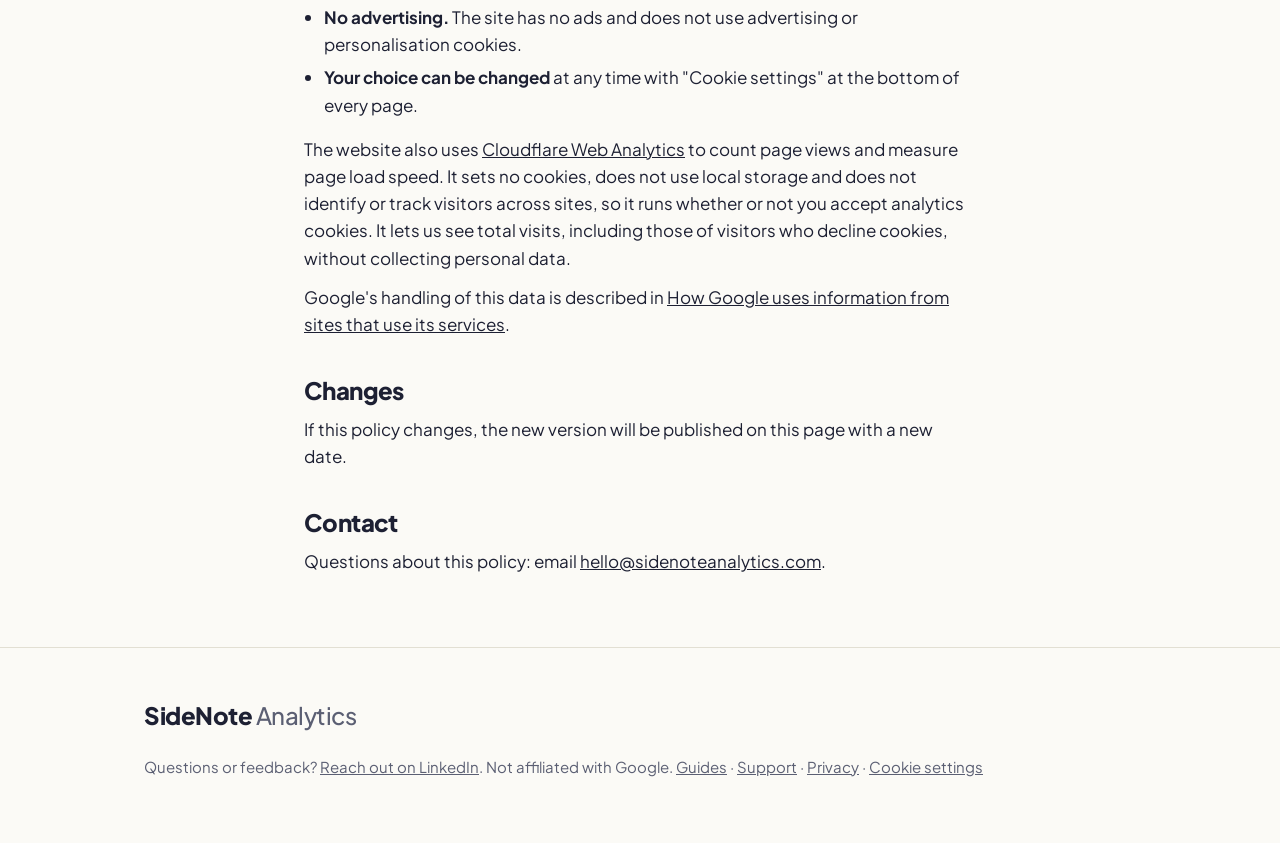
<file: privacy.html>
<!doctype html>
<html lang="en">
<head>
<meta charset="utf-8">
<script>
window.dataLayer = window.dataLayer || [];
function gtag(){dataLayer.push(arguments);}
gtag('consent', 'default', {ad_storage: 'denied', ad_user_data: 'denied', ad_personalization: 'denied', analytics_storage: 'denied', wait_for_update: 500});
try { if (localStorage.getItem('sn-consent') === 'granted') gtag('consent', 'update', {analytics_storage: 'granted'}); } catch (e) {}
</script>
<!-- Google Tag Manager -->
<script>(function(w,d,s,l,i){w[l]=w[l]||[];w[l].push({'gtm.start':
new Date().getTime(),event:'gtm.js'});var f=d.getElementsByTagName(s)[0],
j=d.createElement(s),dl=l!='dataLayer'?'&l='+l:'';j.async=true;j.src=
'https://www.googletagmanager.com/gtm.js?id='+i+dl;f.parentNode.insertBefore(j,f);
})(window,document,'script','dataLayer','GTM-KLZKFRTD');</script>
<!-- End Google Tag Manager -->
<meta name="viewport" content="width=device-width, initial-scale=1, viewport-fit=cover">
<title>Privacy · SideNote Analytics</title>
<meta name="description" content="What SideNote Analytics reads, where it goes and what it keeps.">
<link rel="canonical" href="https://sidenoteanalytics.com/privacy.html">
<link rel="icon" href="img/logo.svg" type="image/svg+xml">
<link rel="preconnect" href="https://fonts.googleapis.com">
<link rel="preconnect" href="https://fonts.gstatic.com" crossorigin>
<link rel="stylesheet" href="https://fonts.googleapis.com/css2?family=Plus+Jakarta+Sans:wght@400;500;600;700;800&family=JetBrains+Mono:wght@400;500&display=swap">
<link rel="stylesheet" href="site.css?v=3">
</head>
<body>
<!-- Google Tag Manager (noscript) -->
<noscript><iframe src="https://www.googletagmanager.com/ns.html?id=GTM-KLZKFRTD" height="0" width="0" style="display:none;visibility:hidden"></iframe></noscript>
<!-- End Google Tag Manager (noscript) -->

<header class="top">
  <div class="wrap">
    <a class="brand" href="./" aria-label="SideNote Analytics home">
      <img class="mark" src="img/logo.svg" alt="" width="42" height="42">
      <span>SideNote <span class="brand-soft">Analytics</span></span>
    </a>
    <nav class="links" aria-label="Sections"><a href="./">Home</a><a href="guides/">Guides</a></nav>
  </div>
</header>

<main class="wrap doc">
  <h1>Privacy policy</h1>
  <p class="updated">Last updated: November 21, 2026</p>

  <p>SideNote Analytics is a Chrome extension that shows Google Analytics 4 figures for the page you are viewing. This policy explains what it reads, where that goes and what it keeps.</p>

  <div class="short">
    <strong>The short version.</strong> SideNote Analytics has no server. It does not collect, sell or share your data, and it does not track you. It talks only to Google's Analytics APIs, on your behalf, with read-only access.
  </div>

  <h2>What it reads</h2>
  <ul>
    <li><strong>Your Google Analytics data, read-only.</strong> When you sign in, Chrome gives the extension a token with the <code>analytics.readonly</code> scope, the only Google scope it requests. With that token it reads:
      <ul>
        <li>the names and IDs of the Google Analytics accounts and GA4 properties you can access, and the website addresses of their web data streams, to find the property that matches the site you are on;</li>
        <li>aggregated report figures for the page you are on, such as sessions, users, views, engagement, traffic sources, countries and devices, for the date range you choose;</li>
        <li>the property's metadata (the list of available metrics and dimensions).</li>
      </ul>
      GA4 reports are aggregated by Google; the extension does not request user-level or personally identifiable data about your site's visitors. It cannot change anything in your Analytics account.</li>
    <li><strong>The address of the tab where you opened the panel.</strong> The page's host and path are used to find the matching property and to filter the reports to that page. The extension does not read the page's content and injects no code into it.</li>
  </ul>

  <h2>How it uses it</h2>
  <p>The data is used for one purpose: to show you, in Chrome's side panel, the figures for the page you are viewing, and to power the panel's quiz about those figures. Specifically, it is <strong>not</strong> used for advertising, retargeting or personalised ads, it is not sold, it is not used to assess creditworthiness or for lending, it is not used to train or improve AI or machine learning models, and no person reads it. The developer never receives it.</p>

  <h2>Where it goes</h2>
  <p>Requests go directly from your browser to Google:</p>
  <ul>
    <li><code>analyticsdata.googleapis.com</code>, the GA4 Data API, for reports</li>
    <li><code>analyticsadmin.googleapis.com</code>, the GA4 Admin API, for your property list</li>
  </ul>
  <p>Nothing is sent to the developer or to any third party, and no Google user data, raw or aggregated, is shared, transferred or sold to anyone. The extension contains no analytics, advertising or tracking code of its own.</p>

  <h2>How it is protected</h2>
  <ul>
    <li>SideNote Analytics has no server or database, so there is no copy of your data outside your own browser.</li>
    <li>Every request to Google is made over HTTPS (TLS encryption), directly from your browser.</li>
    <li>Your sign-in is handled by Chrome's built-in identity system. The extension never sees your Google password, and the access token is managed by Chrome rather than stored by the extension.</li>
    <li>The extension requests read-only access only, can reach only Google's two Analytics API domains, does not read page content and injects no code into web pages.</li>
  </ul>

  <h2>What it keeps, how long, and how to delete it</h2>
  <p>All of it stays in your browser's extension storage.</p>
  <div class="table-scroll">
    <table>
      <thead><tr><th>What</th><th>Where</th><th>How long</th></tr></thead>
      <tbody>
        <tr><td>Report responses</td><td><code>chrome.storage.session</code></td><td>5 to 30 minutes (property metadata up to 12 hours); cleared when the browser closes</td></tr>
        <tr><td>Your property list and the property you picked for a site</td><td><code>chrome.storage.local</code></td><td>A week for the list; your picks until you remove the extension</td></tr>
        <tr><td>Your quiz score for each page</td><td><code>chrome.storage.local</code></td><td>Until you remove the extension</td></tr>
        <tr><td>Your chosen cards and date range</td><td><code>chrome.storage.sync</code></td><td>Synced by Chrome across your own signed-in browsers</td></tr>
      </tbody>
    </table>
  </div>
  <p>Removing the extension deletes all of it. Your Google sign-in token is managed by Chrome, not stored by the extension. You can revoke its access at any time at <a href="https://myaccount.google.com/permissions">myaccount.google.com/permissions</a>. Because the developer holds no copy of your data, there is nothing to delete on our side; if you have questions, email the address under Contact.</p>

  <h2>Sharing</h2>
  <p>"Challenge a friend" copies a line of text with your quiz score to your clipboard. It does not include the site or page, and the extension does not send it anywhere; you decide whether to paste it.</p>

  <h2>Google API Services User Data Policy</h2>
  <p>SideNote Analytics' use of information received from Google APIs adheres to the <a href="https://developers.google.com/terms/api-services-user-data-policy">Google API Services User Data Policy</a>, including the Limited Use requirements. Data received from Google APIs is used only to provide the user-facing features described above, is not transferred to others, is not used for advertising, and is not read by humans.</p>

  <h2 id="website">This website</h2>
  <p>This policy's sections above cover the extension. The website at sidenoteanalytics.com is separate: it uses Google Analytics, through Google Tag Manager, to count visits and see which pages and links are used.</p>
  <ul>
    <li><strong>Only with your consent.</strong> Analytics cookies are set only after you click Accept in the cookie banner. Until then, Google receives cookieless signals without identifiers, as part of Google Consent Mode.</li>
    <li><strong>What is measured:</strong> pages viewed, clicks on links and buttons, FAQ questions opened, and general device and location information that Google Analytics provides.</li>
    <li><strong>No advertising.</strong> The site has no ads and does not use advertising or personalisation cookies.</li>
    <li><strong>Your choice can be changed</strong> at any time with "Cookie settings" at the bottom of every page.</li>
  </ul>
  <p>The website also uses <a href="https://www.cloudflare.com/web-analytics/">Cloudflare Web Analytics</a> to count page views and measure page load speed. It sets no cookies, does not use local storage and does not identify or track visitors across sites, so it runs whether or not you accept analytics cookies. It lets us see total visits, including those of visitors who decline cookies, without collecting personal data.</p>
  <p>Google's handling of this data is described in <a href="https://policies.google.com/technologies/partner-sites">How Google uses information from sites that use its services</a>.</p>

  <h2>Changes</h2>
  <p>If this policy changes, the new version will be published on this page with a new date.</p>

  <h2>Contact</h2>
  <p>Questions about this policy: email <a href="mailto:hello@sidenoteanalytics.com">hello@sidenoteanalytics.com</a>.</p>
</main>

<footer>
  <div class="wrap">
    <span class="sign">SideNote <span class="brand-soft">Analytics</span></span>
    <p>Questions or feedback? <a href="https://www.linkedin.com/in/veyselm" rel="noopener">Reach out on LinkedIn</a>. Not affiliated with Google. <a href="guides/">Guides</a> · <a href="support.html">Support</a> · <a href="privacy.html">Privacy</a> · <button type="button" class="link-btn" data-cookie-settings>Cookie settings</button></p>
  </div>
</footer>

<script src="consent.js?v=5"></script>
<!-- Cloudflare Web Analytics: cookieless visit counts, independent of consent --><script type='module' src='https://static.cloudflareinsights.com/beacon.min.js' data-cf-beacon='{"token": "324d076cd57149ae91cb1d8261f0ad9f"}'></script><!-- End Cloudflare Web Analytics -->
</body>
</html>
</file>
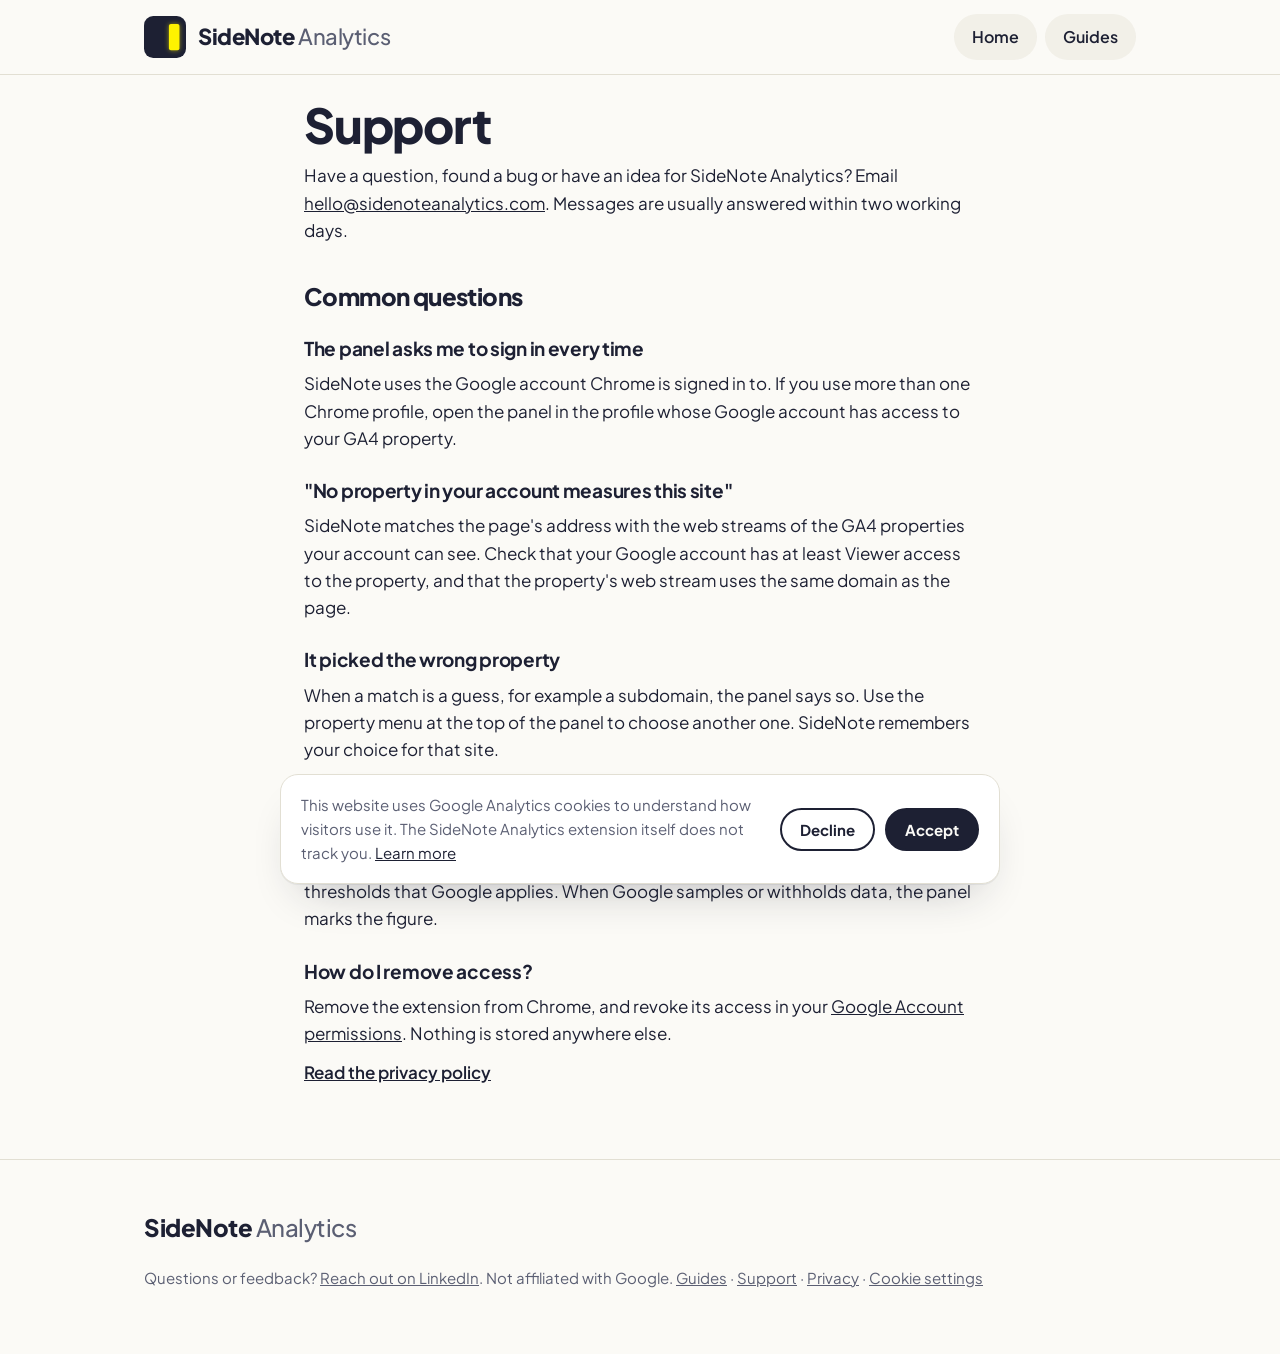
<file: support.html>
<!doctype html>
<html lang="en">
<head>
<meta charset="utf-8">
<script>
window.dataLayer = window.dataLayer || [];
function gtag(){dataLayer.push(arguments);}
gtag('consent', 'default', {ad_storage: 'denied', ad_user_data: 'denied', ad_personalization: 'denied', analytics_storage: 'denied', wait_for_update: 500});
try { if (localStorage.getItem('sn-consent') === 'granted') gtag('consent', 'update', {analytics_storage: 'granted'}); } catch (e) {}
</script>
<!-- Google Tag Manager -->
<script>(function(w,d,s,l,i){w[l]=w[l]||[];w[l].push({'gtm.start':
new Date().getTime(),event:'gtm.js'});var f=d.getElementsByTagName(s)[0],
j=d.createElement(s),dl=l!='dataLayer'?'&l='+l:'';j.async=true;j.src=
'https://www.googletagmanager.com/gtm.js?id='+i+dl;f.parentNode.insertBefore(j,f);
})(window,document,'script','dataLayer','GTM-KLZKFRTD');</script>
<!-- End Google Tag Manager -->
<meta name="viewport" content="width=device-width, initial-scale=1, viewport-fit=cover">
<title>Support · SideNote Analytics</title>
<meta name="description" content="Help with SideNote Analytics: signing in, finding the right GA4 property, and how to get in touch.">
<link rel="canonical" href="https://sidenoteanalytics.com/support.html">
<link rel="icon" href="img/logo.svg" type="image/svg+xml">
<link rel="preconnect" href="https://fonts.googleapis.com">
<link rel="preconnect" href="https://fonts.gstatic.com" crossorigin>
<link rel="stylesheet" href="https://fonts.googleapis.com/css2?family=Plus+Jakarta+Sans:wght@400;500;600;700;800&family=JetBrains+Mono:wght@400;500&display=swap">
<link rel="stylesheet" href="site.css?v=3">
</head>
<body>
<!-- Google Tag Manager (noscript) -->
<noscript><iframe src="https://www.googletagmanager.com/ns.html?id=GTM-KLZKFRTD" height="0" width="0" style="display:none;visibility:hidden"></iframe></noscript>
<!-- End Google Tag Manager (noscript) -->

<header class="top">
  <div class="wrap">
    <a class="brand" href="./" aria-label="SideNote Analytics home">
      <img class="mark" src="img/logo.svg" alt="" width="42" height="42">
      <span>SideNote <span class="brand-soft">Analytics</span></span>
    </a>
    <nav class="links" aria-label="Sections"><a href="./">Home</a><a href="guides/">Guides</a></nav>
  </div>
</header>

<main class="wrap doc">
  <h1>Support</h1>
  <p>Have a question, found a bug or have an idea for SideNote Analytics? Email <a href="mailto:hello@sidenoteanalytics.com">hello@sidenoteanalytics.com</a>. Messages are usually answered within two working days.</p>

  <h2>Common questions</h2>

  <h3>The panel asks me to sign in every time</h3>
  <p>SideNote uses the Google account Chrome is signed in to. If you use more than one Chrome profile, open the panel in the profile whose Google account has access to your GA4 property.</p>

  <h3>"No property in your account measures this site"</h3>
  <p>SideNote matches the page's address with the web streams of the GA4 properties your account can see. Check that your Google account has at least Viewer access to the property, and that the property's web stream uses the same domain as the page.</p>

  <h3>It picked the wrong property</h3>
  <p>When a match is a guess, for example a subdomain, the panel says so. Use the property menu at the top of the panel to choose another one. SideNote remembers your choice for that site.</p>

  <h3>The numbers differ from GA4 reports</h3>
  <p>SideNote reads the same GA4 Data API that powers your reports, for the page path you are on. Small differences can come from date ranges, time zones or data thresholds that Google applies. When Google samples or withholds data, the panel marks the figure.</p>

  <h3>How do I remove access?</h3>
  <p>Remove the extension from Chrome, and revoke its access in your <a href="https://myaccount.google.com/permissions">Google Account permissions</a>. Nothing is stored anywhere else.</p>

  <p class="more"><a href="privacy.html">Read the privacy policy</a></p>
</main>

<footer>
  <div class="wrap">
    <span class="sign">SideNote <span class="brand-soft">Analytics</span></span>
    <p>Questions or feedback? <a href="https://www.linkedin.com/in/veyselm" rel="noopener">Reach out on LinkedIn</a>. Not affiliated with Google. <a href="guides/">Guides</a> · <a href="support.html">Support</a> · <a href="privacy.html">Privacy</a> · <button type="button" class="link-btn" data-cookie-settings>Cookie settings</button></p>
  </div>
</footer>

<script src="consent.js?v=5"></script>
<!-- Cloudflare Web Analytics: cookieless visit counts, independent of consent --><script type='module' src='https://static.cloudflareinsights.com/beacon.min.js' data-cf-beacon='{"token": "324d076cd57149ae91cb1d8261f0ad9f"}'></script><!-- End Cloudflare Web Analytics -->
</body>
</html>
</file>
<file: site.css>
/* The site wears the panel's clothes: paper, ink, Plus Jakarta Sans, and one
   highlighter colour per group of metrics. */
:root {
  --paper: #fbfaf6;
  --paper-2: #f2f0e8;
  --ink: #1d2033;
  --ink-soft: #5b5f73;
  --rule: #e2dfd3;
  --accent: #3b45e0;
  --accent-ink: #ffffff;
  --panel: #ffffff;
  --hl-alive: #f5cf1d;
  --hl-read: #5bb8f5;
  --hl-good: #35c98a;
  --hl-change: #f2789a;
  --hl-measure: #a184f5;
  --hl-alpha: 0.55;
  --shadow: 0 1px 0 rgba(29,32,51,.06), 0 24px 48px -24px rgba(29,32,51,.32);
  --body: "Plus Jakarta Sans", "Segoe UI", system-ui, -apple-system, sans-serif;
  --mono: "JetBrains Mono", ui-monospace, "SF Mono", Menlo, Consolas, monospace;
  color-scheme: light;
}
@media (prefers-color-scheme: dark) {
  :root:not([data-theme="light"]) {
    --paper: #15172a; --paper-2: #1c1f36; --ink: #eceaf4; --ink-soft: #a3a5bd;
    --rule: #2c3050; --accent: #8e95ff; --accent-ink: #15172a; --panel: #1e2139;
    --hl-alive: #d9b520; --hl-read: #4a9fdc; --hl-good: #2fae78; --hl-change: #d9607f; --hl-measure: #8c70e0;
    --hl-alpha: 0.6;
    --shadow: 0 1px 0 rgba(0,0,0,.3), 0 24px 48px -24px rgba(0,0,0,.7);
    color-scheme: dark;
  }
}
:root[data-theme="dark"] {
  --paper: #15172a; --paper-2: #1c1f36; --ink: #eceaf4; --ink-soft: #a3a5bd;
  --rule: #2c3050; --accent: #8e95ff; --accent-ink: #15172a; --panel: #1e2139;
  --hl-alive: #d9b520; --hl-read: #4a9fdc; --hl-good: #2fae78; --hl-change: #d9607f; --hl-measure: #8c70e0;
  --hl-alpha: 0.6;
  --shadow: 0 1px 0 rgba(0,0,0,.3), 0 24px 48px -24px rgba(0,0,0,.7);
  color-scheme: dark;
}

* { box-sizing: border-box; }
html { scroll-behavior: smooth; }
body {
  margin: 0; background: var(--paper); color: var(--ink);
  font-family: var(--body); font-size: 17px; line-height: 1.6;
  -webkit-font-smoothing: antialiased;
}
img { max-width: 100%; height: auto; display: block; }
.wrap { max-width: 1040px; margin: 0 auto; padding-inline: 24px; }
@media (max-width: 480px) { .wrap { padding-inline: 16px; } body { font-size: 16px; } }
a { color: inherit; }
:focus-visible { outline: 3px solid var(--accent); outline-offset: 3px; border-radius: 6px; }
h1, h2, h3 { line-height: 1.08; text-wrap: balance; margin: 0; letter-spacing: -0.025em; }
p { margin: 0; }
.eyebrow { font-family: var(--mono); font-size: 12px; letter-spacing: .12em; text-transform: uppercase; color: var(--ink-soft); }

.hl { --c: var(--hl-alive);
  background-image: linear-gradient(100deg, transparent .2em, color-mix(in srgb, var(--c) calc(var(--hl-alpha) * 100%), transparent) .35em, color-mix(in srgb, var(--c) calc(var(--hl-alpha) * 100%), transparent) calc(100% - .3em), transparent calc(100% - .1em));
  background-repeat: no-repeat; background-size: 100% 58%; background-position: 0 80%;
  padding-inline: .1em; box-decoration-break: clone; -webkit-box-decoration-break: clone; }
.c-alive { --c: var(--hl-alive); } .c-read { --c: var(--hl-read); } .c-good { --c: var(--hl-good); }
.c-change { --c: var(--hl-change); } .c-measure { --c: var(--hl-measure); }

header.top { position: sticky; top: env(safe-area-inset-top, 0px); z-index: 5; padding-block: 14px; background: color-mix(in srgb, var(--paper) 88%, transparent); backdrop-filter: blur(10px); border-bottom: 1px solid var(--rule); }
.top .wrap { display: flex; align-items: center; justify-content: space-between; gap: 16px; flex-wrap: wrap; }
.brand { display: flex; align-items: center; gap: 12px; font-weight: 800; font-size: 22px; text-decoration: none; letter-spacing: -0.02em; }
.brand-soft { font-weight: 500; color: var(--ink-soft); }
.mark { width: 42px; height: 42px; flex: none; }
nav.links { display: flex; gap: 8px; font-size: 16px; font-weight: 600; flex-wrap: wrap; }
nav.links a { text-decoration: none; padding: 10px 18px; border-radius: 999px; background: var(--paper-2); }
nav.links a.go { background: var(--ink); color: var(--paper); }
nav.links a:hover { background: var(--rule); }
nav.links a.go:hover { background: var(--accent); color: var(--accent-ink); }
@media (max-width: 560px) { nav.links a { padding: 8px 14px; font-size: 15px; } }

.hero { padding-block: 40px 56px; }
.hero { overflow: hidden; }
.hero .wrap { display: grid; grid-template-columns: minmax(0, 1fr) minmax(0, 1fr); gap: 40px; align-items: center; }
.hero-copy { position: relative; z-index: 1; }
/* The window fades in from the left, so the page reads first and the panel
   lands last. */
.browser { margin: 0 -24px 0 -40px; }
.browser img { width: 100%;
  -webkit-mask-image: linear-gradient(90deg, transparent 0%, rgba(0,0,0,.25) 18%, #000 55%);
  mask-image: linear-gradient(90deg, transparent 0%, rgba(0,0,0,.25) 18%, #000 55%); }
@media (max-width: 900px) {
  .hero .wrap { grid-template-columns: minmax(0, 1fr); gap: 28px; }
  .browser { margin: 0 -16px 0 0; }
  .browser img { min-width: 0;
    -webkit-mask-image: linear-gradient(90deg, rgba(0,0,0,.35) 0%, #000 40%);
    mask-image: linear-gradient(90deg, rgba(0,0,0,.35) 0%, #000 40%); }
}
.hero h1 { margin-top: 18px; font-size: clamp(38px, 5vw, 60px); font-weight: 800; }
.hero h1 .line { display: block; }
.hero h1 .quiet { color: var(--ink-soft); font-weight: 600; }
.lede { margin-top: 26px; font-size: 19px; color: var(--ink-soft); max-width: 34em; }
.cta { margin-top: 32px; display: flex; gap: 14px; flex-wrap: wrap; align-items: center; }
.btn { display: inline-flex; align-items: center; padding: 13px 20px; border-radius: 999px; font-weight: 700; font-size: 15.5px; text-decoration: none; border: 2px solid var(--ink); }
.btn.primary { background: var(--ink); color: var(--paper); }
.btn.primary.is-soon { cursor: default; }
.btn.ghost:hover { background: var(--paper-2); }
.note { margin-top: 16px; font-size: 14px; color: var(--ink-soft); }

.shot { margin: 0; justify-self: center; width: 100%; max-width: 340px; max-height: 520px; border-radius: 22px; overflow: hidden; border: 1px solid var(--rule); box-shadow: var(--shadow); background: var(--panel); }
.shot.tall { max-height: 600px; }
@media (max-width: 900px) { .shot.tall { max-height: 560px; } }

section.block { padding-block: 56px; border-top: 1px solid var(--rule); }
.block h2 { margin-top: 12px; font-size: clamp(30px, 4.2vw, 46px); font-weight: 800; max-width: 20em; }
.intro { margin-top: 14px; color: var(--ink-soft); max-width: 38em; font-size: 18px; }
.split { display: grid; grid-template-columns: minmax(0, 1fr) 340px; gap: 48px; align-items: center; }
.split.reverse { grid-template-columns: 340px minmax(0, 1fr); }
.split.reverse .copy { order: 2; }
@media (max-width: 900px) { .split, .split.reverse { grid-template-columns: minmax(0, 1fr); gap: 32px; } .split.reverse .copy { order: 0; } }

.groups { margin: 28px 0 0; padding: 0; list-style: none; display: grid; gap: 10px; }
.groups li { display: grid; grid-template-columns: 12px minmax(0, 1fr); column-gap: 14px; align-items: baseline; }
.groups li::before { content: ""; grid-row: span 2; align-self: stretch; width: 12px; border-radius: 5px; background: var(--c); }
.groups b { font-size: 16px; }
.groups span { font-size: 15px; color: var(--ink-soft); }

.ranges { margin: 28px 0 0; display: grid; gap: 12px; }
.ranges div { display: grid; grid-template-columns: 110px minmax(0, 1fr); gap: 12px; align-items: baseline; padding-bottom: 12px; border-bottom: 1px dashed var(--rule); }
.ranges dt { font-weight: 700; }
.ranges dd { margin: 0; color: var(--ink-soft); font-size: 15.5px; }

.points { margin: 40px 0 0; padding: 0; list-style: none; display: grid; grid-template-columns: repeat(2, minmax(0, 1fr)); gap: 28px 40px; }
@media (max-width: 760px) { .points { grid-template-columns: minmax(0, 1fr); } }
.points b { display: block; font-size: 19px; letter-spacing: -0.01em; }
.points span { color: var(--ink-soft); font-size: 16px; }

.facts { margin-top: 40px; display: grid; grid-template-columns: repeat(3, minmax(0, 1fr)); border-top: 2px solid var(--ink); }
@media (max-width: 760px) { .facts { grid-template-columns: minmax(0, 1fr); } }
.fact { padding: 20px 20px 22px 0; display: grid; gap: 6px; align-content: start; }
.fact b { font-weight: 800; font-size: 21px; letter-spacing: -0.015em; }
.fact p { font-size: 15px; color: var(--ink-soft); }
.more { margin-top: 24px; font-weight: 600; }

.steps { margin: 36px 0 0; padding: 0; list-style: none; display: grid; grid-template-columns: repeat(3, minmax(0, 1fr)); gap: 20px; }
@media (max-width: 820px) { .steps { grid-template-columns: minmax(0, 1fr); } }
.steps li { display: grid; gap: 8px; align-content: start; padding: 22px; border-radius: 18px; background: var(--paper-2); }
.steps .num { width: 40px; height: 40px; border-radius: 12px; display: grid; place-items: center; font-weight: 800; font-size: 20px; background: var(--c); color: #1d2033; }
.steps b { font-size: 19px; letter-spacing: -0.01em; margin-top: 6px; }
.steps p { color: var(--ink-soft); font-size: 15.5px; }

.faq { margin-top: 32px; display: grid; gap: 10px; max-width: 46em; }
.faq details { border: 1px solid var(--rule); border-radius: 16px; background: var(--panel); }
.faq summary { cursor: pointer; list-style: none; padding: 16px 20px; font-weight: 700; font-size: 17px; display: flex; justify-content: space-between; gap: 16px; }
.faq summary::-webkit-details-marker { display: none; }
.faq summary::after { content: "+"; font-weight: 600; color: var(--ink-soft); flex: none; }
.faq details[open] summary::after { content: "−"; }
.faq details p { padding: 0 20px 18px; color: var(--ink-soft); font-size: 16px; }

footer { padding-block: 48px 64px; border-top: 1px solid var(--rule); }
footer .wrap { display: flex; justify-content: space-between; gap: 20px; flex-wrap: wrap; align-items: baseline; }
footer p { color: var(--ink-soft); font-size: 15px; }
.sign { font-size: 24px; font-weight: 800; letter-spacing: -0.02em; }

/* the privacy page */
.doc { max-width: 720px; padding-block: 24px 72px; }
.doc h1 { font-size: clamp(34px, 5vw, 48px); font-weight: 800; }
.doc .updated { margin-top: 10px; color: var(--ink-soft); font-size: 15px; }
.doc h2 { margin-top: 40px; font-size: 24px; font-weight: 800; }
.doc h3 { margin-top: 28px; font-size: 19px; font-weight: 700; letter-spacing: -0.015em; }
.doc p, .doc ul { margin-top: 12px; }
.doc ul { padding-left: 1.2em; }
.doc li + li { margin-top: 6px; }
.doc code { font-family: var(--mono); font-size: .85em; background: var(--paper-2); padding: 1px 5px; border-radius: 5px; }
.doc .short { margin-top: 28px; padding: 18px 20px; border-radius: 16px; background: color-mix(in srgb, var(--hl-read) 22%, var(--paper)); }
.table-scroll { margin-top: 14px; overflow-x: auto; }
.doc table { width: 100%; border-collapse: collapse; font-size: 15px; min-width: 520px; }
.doc th, .doc td { text-align: left; padding: 10px 12px 10px 0; border-bottom: 1px solid var(--rule); vertical-align: top; }
.doc th { font-size: 13px; color: var(--ink-soft); font-weight: 600; }

.chips { margin-top: 22px; display: flex; flex-wrap: wrap; gap: 8px; }
.chips span { padding: 6px 14px; border-radius: 999px; background: var(--paper-2); font-size: 14.5px; font-weight: 600; }
.chips span b { color: var(--ink-soft); font-weight: 500; }

/* the quiz: the playful corner of the page */
.quiz-block { position: relative; overflow: hidden; background: color-mix(in srgb, var(--hl-good) 13%, var(--paper)); }
.quiz-block .wrap { position: relative; }
.qmarks span { position: absolute; font-weight: 800; line-height: 1; color: var(--hl-good); opacity: .22; pointer-events: none; user-select: none; }
.qmarks span:nth-child(1) { font-size: 220px; top: -30px; right: 4%; transform: rotate(14deg); }
.qmarks span:nth-child(2) { font-size: 120px; bottom: 6%; left: 2%; transform: rotate(-18deg); color: var(--hl-alive); opacity: .35; }
.qmarks span:nth-child(3) { font-size: 80px; top: 4%; left: 40%; transform: rotate(8deg); color: var(--hl-read); }
.qmarks span:nth-child(4) { font-size: 150px; bottom: -40px; right: 30%; transform: rotate(-6deg); color: var(--hl-change); opacity: .18; }
.qmarks span:nth-child(5) { font-size: 64px; top: 8%; left: 8%; transform: rotate(22deg); color: var(--hl-measure); }
.qmarks span:nth-child(6) { font-size: 96px; top: 52%; right: 2%; transform: rotate(-12deg); color: var(--hl-alive); opacity: .3; }
.quiz-block .shot { position: relative; transform: rotate(-2deg); }
.qtags { margin-top: 22px; display: flex; gap: 8px; flex-wrap: wrap; }
.qtags span { padding: 7px 14px; border-radius: 999px; font-weight: 700; font-size: 14.5px; background: color-mix(in srgb, var(--c) 45%, var(--panel)); }
@media (max-width: 900px) { .qmarks span:nth-child(3), .qmarks span:nth-child(5), .qmarks span:nth-child(6) { display: none; } .qmarks span { opacity: .14; } .qmarks span:nth-child(1) { font-size: 160px; top: -20px; right: -10px; } }

/* Cookie consent banner */
.consent { position: fixed; left: 16px; right: 16px; bottom: calc(16px + env(safe-area-inset-bottom, 0px)); z-index: 50; max-width: 720px; margin-inline: auto; display: flex; gap: 16px 24px; align-items: center; flex-wrap: wrap; padding: 18px 20px; background: var(--panel); color: var(--ink); border: 1px solid var(--rule); border-radius: 18px; box-shadow: var(--shadow); }
.consent p { flex: 1 1 320px; min-width: 0; margin: 0; font-size: 15px; color: var(--ink-soft); }
.consent a { color: var(--ink); }
.consent-actions { display: flex; gap: 10px; }
.consent .btn { padding: 10px 18px; font-size: 15px; cursor: pointer; font-family: inherit; color: var(--ink); background: transparent; }
.consent .btn.primary { background: var(--ink); color: var(--paper); }
.link-btn { font: inherit; color: inherit; background: none; border: 0; padding: 0; text-decoration: underline; cursor: pointer; }
.consent[hidden] { display: none; }

/* guides */
.doc ol { margin-top: 12px; padding-left: 1.4em; }
.doc ol li + li { margin-top: 6px; }
.guide .crumbs { font-size: 14px; color: var(--ink-soft); }
.guide .crumbs a { text-decoration: none; }
.guide .crumbs a:hover { text-decoration: underline; }
.guide h1 { margin-top: 14px; }
.guide .short { margin-top: 24px; }
.guide .short p { margin: 0; }
.try { margin-top: 48px; padding: 24px; border-radius: 20px; background: color-mix(in srgb, var(--hl-alive) 22%, var(--paper)); display: grid; gap: 12px; justify-items: start; }
.try p { margin: 0; }
.related { margin-top: 48px; padding-top: 8px; border-top: 1px solid var(--rule); }
.related h2 { margin-top: 24px; font-size: 20px; }
.guides-hub .lede { margin-top: 18px; font-size: 18px; }
.guide-list { list-style: none; padding: 0 !important; margin-top: 32px !important; display: grid; gap: 12px; }
.guide-list li + li { margin-top: 0; }
.guide-list a { display: grid; gap: 6px; padding: 20px 22px; border: 1px solid var(--rule); border-radius: 18px; background: var(--panel); text-decoration: none; }
.guide-list a:hover { border-color: var(--ink-soft); }
.guide-list b { font-size: 19px; letter-spacing: -0.01em; }
.guide-list span { color: var(--ink-soft); font-size: 15.5px; }
</file>
